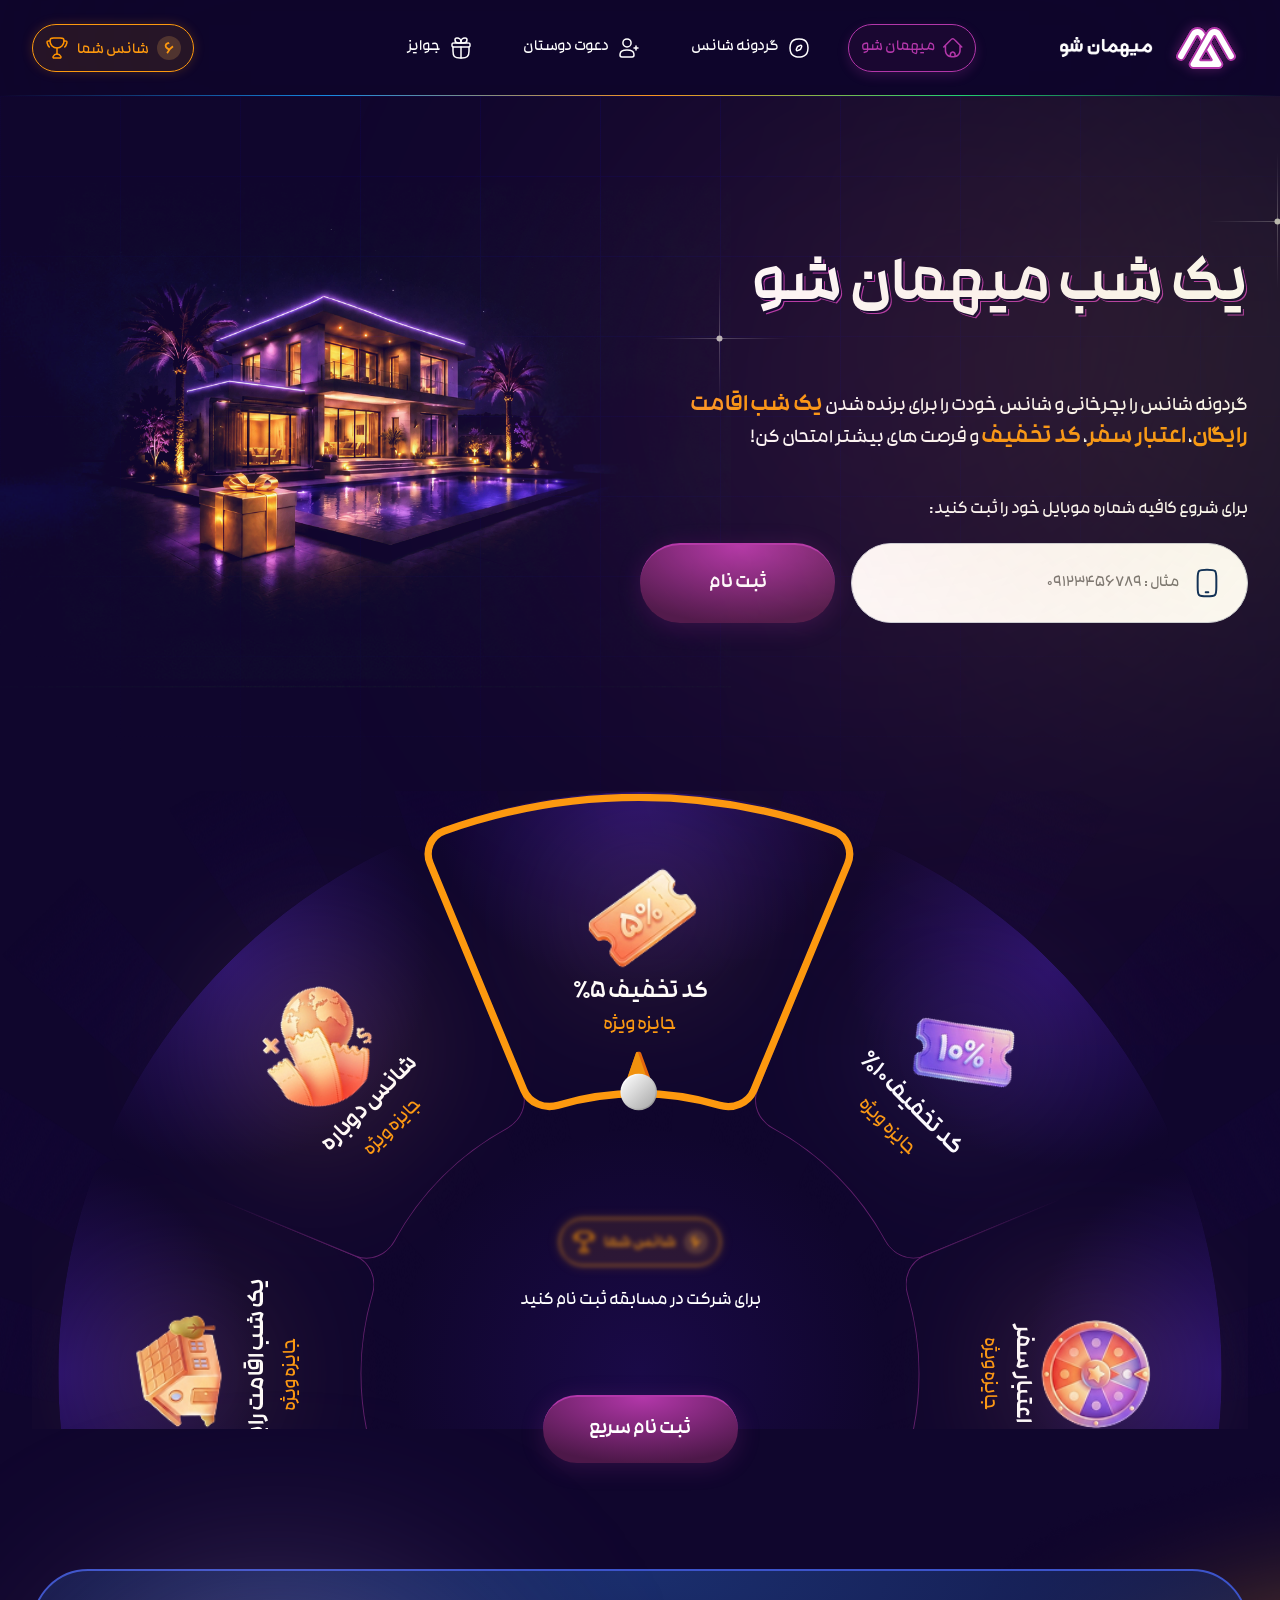
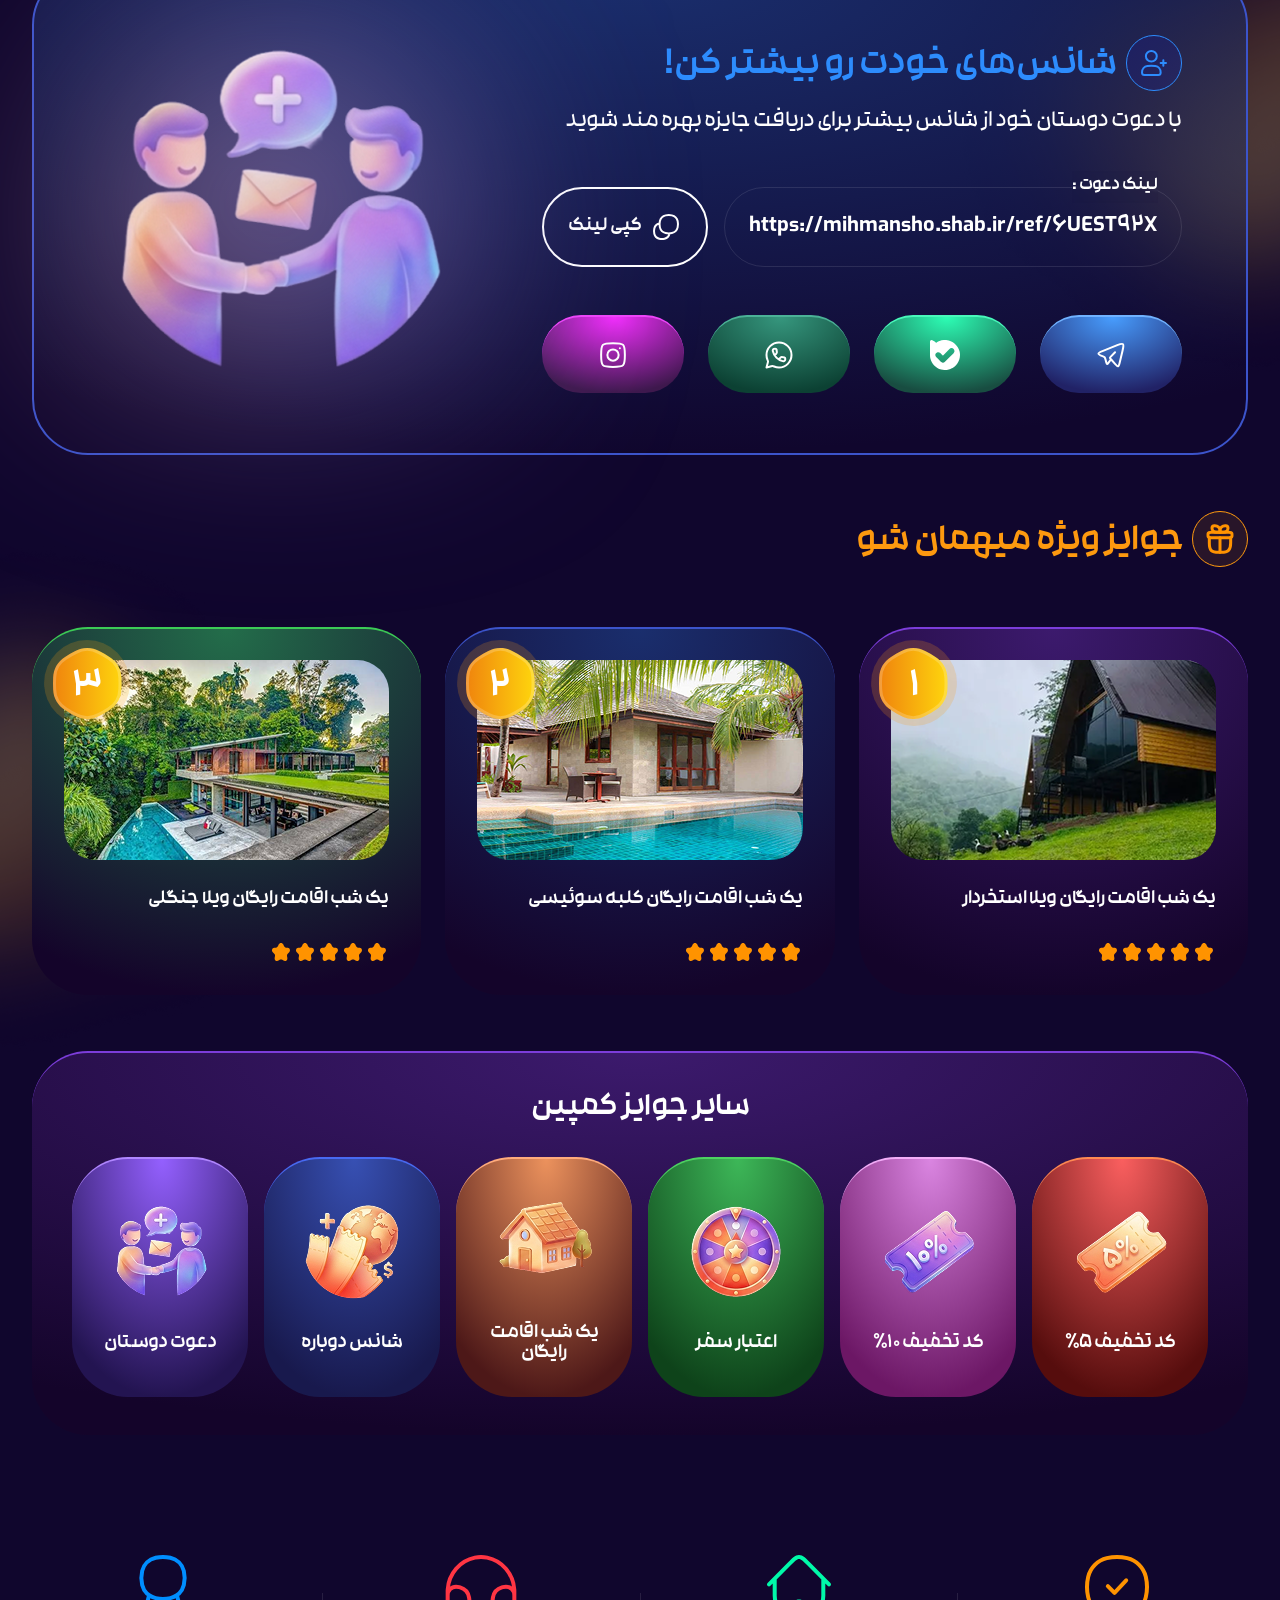
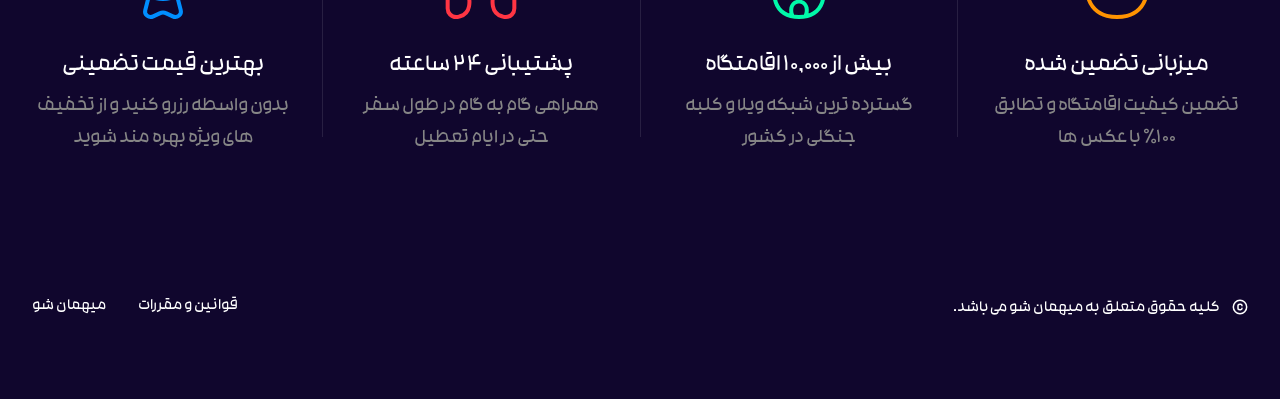
<file: index.html>
<html lang="fa" dir="rtl">
    <head>
        <meta charset="UTF-8">
        <meta name="viewport" content="width=device-width, initial-scale=1.0">
        <title>کمپین یک شب میهمان شو</title>
        <link rel="stylesheet" href="./assets/css/style.css">
        <link rel="stylesheet" href="./assets/css/font.css">
        <link rel="stylesheet" href="./assets/css/responsive.css">
        <link rel="stylesheet" href="./assets/css/otp.css">
        <link rel="stylesheet" href="./assets/css/win.css">
    </head>
    <body id="landing-page">
        <header class="main-header">
            <div class="header-container container">
                <div class="header-right">
                    <div class="logo-area">
                        <svg width="84" height="66" viewBox="0 0 84 66"
                            fill="none" xmlns="http://www.w3.org/2000/svg">
                            <g filter="url(#filter0_d_2071_9640)">
                                <path
                                    d="M41.9429 53H55.0104C56.5147 52.9316 57.6467 51.9592 58.095 50.9411C58.5736 49.8699 58.642 49.3153 58.2849 47.963C58.2773 47.9326 58.2697 47.9098 58.2545 47.8794L40.735 17.3001C39.4662 15.1197 36.7387 13 33.4719 13C30.3266 13 27.5991 14.9373 26.2696 17.1785L13.4528 39.3704C13.4452 39.378 13.4452 39.3856 13.4376 39.3932C12.4195 41.5052 13.316 43.4729 14.7747 44.3998C16.2866 45.3647 18.8925 45.3647 20.1005 43.4957L32.8109 21.3495C32.9932 21.0456 33.1148 20.924 33.4795 20.924C33.7226 20.924 33.8441 21.0456 34.0265 21.3495L47.7094 44.7493C47.8385 44.9696 47.679 45.2507 47.4207 45.2507H41.9505"
                                    fill="white" />
                                <path
                                    d="M41.9429 53H55.0104C56.5147 52.9316 57.6467 51.9592 58.095 50.9411C58.5736 49.8699 58.642 49.3153 58.2849 47.963C58.2773 47.9326 58.2697 47.9098 58.2545 47.8794L40.735 17.3001C39.4662 15.1197 36.7387 13 33.4719 13C30.3266 13 27.5991 14.9373 26.2696 17.1785L13.4528 39.3704C13.4452 39.378 13.4452 39.3856 13.4376 39.3932C12.4195 41.5052 13.316 43.4729 14.7747 44.3998C16.2866 45.3647 18.8925 45.3647 20.1005 43.4957L32.8109 21.3495C32.9932 21.0456 33.1148 20.924 33.4795 20.924C33.7226 20.924 33.8441 21.0456 34.0265 21.3495L47.7094 44.7493C47.8385 44.9696 47.679 45.2507 47.4207 45.2507H41.9505"
                                    stroke="#B337AA" stroke-width="2"
                                    stroke-miterlimit="10" />
                                <path
                                    d="M42.0186 53H28.9511C27.4468 52.9316 26.3148 51.9592 25.8665 50.9411C25.3879 49.8699 25.3195 49.3153 25.6766 47.963C25.6842 47.9326 25.6918 47.9098 25.707 47.8794L43.2341 17.3001C44.5029 15.1197 47.2228 13 50.4896 13C53.6349 13 56.3624 14.9373 57.6919 17.1785L70.5163 39.378C70.5239 39.3856 70.5239 39.3932 70.5315 39.4008C71.5496 41.5128 70.6531 43.4805 69.1944 44.4074C67.6825 45.3723 65.0766 45.3723 63.8686 43.5033L51.1582 21.3495C50.9759 21.0456 50.8543 20.924 50.4896 20.924C50.2465 20.924 50.125 21.0456 49.9426 21.3495L36.2597 44.7493C36.1306 44.9696 36.2901 45.2507 36.5484 45.2507H42.0186"
                                    fill="white" />
                                <path
                                    d="M42.0186 53H28.9511C27.4468 52.9316 26.3148 51.9592 25.8665 50.9411C25.3879 49.8699 25.3195 49.3153 25.6766 47.963C25.6842 47.9326 25.6918 47.9098 25.707 47.8794L43.2341 17.3001C44.5029 15.1197 47.2228 13 50.4896 13C53.6349 13 56.3624 14.9373 57.6919 17.1785L70.5163 39.378C70.5239 39.3856 70.5239 39.3932 70.5315 39.4008C71.5496 41.5128 70.6531 43.4805 69.1944 44.4074C67.6825 45.3723 65.0766 45.3723 63.8686 43.5033L51.1582 21.3495C50.9759 21.0456 50.8543 20.924 50.4896 20.924C50.2465 20.924 50.125 21.0456 49.9426 21.3495L36.2597 44.7493C36.1306 44.9696 36.2901 45.2507 36.5484 45.2507H42.0186"
                                    stroke="#B337AA" stroke-width="2"
                                    stroke-miterlimit="10" />
                            </g>
                            <defs>
                                <filter id="filter0_d_2071_9640" x="0" y="0"
                                    width="83.969" height="66"
                                    filterUnits="userSpaceOnUse"
                                    color-interpolation-filters="sRGB">
                                    <feflood flood-opacity="0"
                                        result="BackgroundImageFix" />
                                    <fecolormatrix in="SourceAlpha"
                                        type="matrix"
                                        values="0 0 0 0 0 0 0 0 0 0 0 0 0 0 0 0 0 0 127 0"
                                        result="hardAlpha" />
                                    <feoffset />
                                    <fegaussianblur stdDeviation="6" />
                                    <fecomposite in2="hardAlpha"
                                        operator="out" />
                                    <fecolormatrix type="matrix"
                                        values="0 0 0 0 0.701961 0 0 0 0 0.215686 0 0 0 0 0.666667 0 0 0 0.4 0" />
                                    <feblend mode="normal"
                                        in2="BackgroundImageFix"
                                        result="effect1_dropShadow_2071_9640" />
                                    <feblend mode="normal" in="SourceGraphic"
                                        in2="effect1_dropShadow_2071_9640"
                                        result="shape" />
                                </filter>
                            </defs>
                        </svg>
                        <img class="logo-typo"
                            src="./assets/images/mihmansho_typoGraphi.png"
                            alt="logo">
                    </div>
                    <nav class="main-nav">
                        <a href="https://www.mihmansho.com/" class="nav-item">
                            <svg width="20" height="20" viewBox="0 0 20 20"
                                fill="currentColor"
                                xmlns="http://www.w3.org/2000/svg">
                                <path
                                    d="M17.79 7.46903C17.79 7.05482 17.4542 6.71903 17.04 6.71903C16.6258 6.71903 16.29 7.05482 16.29 7.46903H17.04H17.79ZM3.20999 7.46903C3.20999 7.05482 2.87421 6.71903 2.45999 6.71903C2.04578 6.71903 1.70999 7.05482 1.70999 7.46903H2.45999H3.20999ZM12.2632 18.4571L12.0908 17.7272V17.7272L12.2632 18.4571ZM7.23673 18.4571L7.40916 17.7272V17.7272L7.23673 18.4571ZM12.5784 2.76423L12.0462 3.29267V3.29267L12.5784 2.76423ZM18.2178 9.50815C18.5096 9.80208 18.9845 9.80376 19.2784 9.51191C19.5724 9.22006 19.5741 8.74518 19.2822 8.45126L18.75 8.9797L18.2178 9.50815ZM6.92157 2.76423L7.45378 3.29267V3.29267L6.92157 2.76423ZM0.217794 8.45126C-0.0740597 8.74518 -0.0723766 9.22006 0.221553 9.51191C0.515482 9.80376 0.990353 9.80208 1.28221 9.50815L0.75 8.9797L0.217794 8.45126ZM7.46842 16.0703L6.7313 15.9319L6.7313 15.9319L7.46842 16.0703ZM7.48776 15.9673L8.22489 16.1056L8.22489 16.1056L7.48776 15.9673ZM12.0122 15.9673L11.2751 16.1056V16.1056L12.0122 15.9673ZM12.0316 16.0703L12.7687 15.9319V15.9319L12.0316 16.0703ZM11.7418 18.3019L11.0646 17.9796V17.9796L11.7418 18.3019ZM10.9478 18.225C10.7698 18.599 10.9287 19.0465 11.3027 19.2245C11.6767 19.4025 12.1242 19.2436 12.3022 18.8696L11.625 18.5473L10.9478 18.225ZM7.75822 18.3019L7.081 18.6242L7.081 18.6242L7.75822 18.3019ZM7.19778 18.8696C7.37577 19.2436 7.82327 19.4025 8.19729 19.2245C8.57131 19.0465 8.73022 18.599 8.55222 18.225L7.875 18.5473L7.19778 18.8696ZM9.11106 14.1926L8.91053 13.4699H8.91053L9.11106 14.1926ZM10.3889 14.1926L10.5895 13.4699H10.5895L10.3889 14.1926ZM17.04 7.46903H16.29V12.3874H17.04H17.79V7.46903H17.04ZM2.45999 12.3874H3.20999V7.46903H2.45999H1.70999V12.3874H2.45999ZM12.2632 18.4571L12.0908 17.7272C10.5511 18.0909 8.94884 18.0909 7.40916 17.7272L7.23673 18.4571L7.0643 19.187C8.83076 19.6043 10.6692 19.6043 12.4357 19.187L12.2632 18.4571ZM7.23673 18.4571L7.40916 17.7272C4.9526 17.1469 3.20999 14.9377 3.20999 12.3874H2.45999H1.70999C1.70999 15.6265 3.92421 18.4452 7.0643 19.187L7.23673 18.4571ZM12.2632 18.4571L12.4357 19.187C15.5758 18.4452 17.79 15.6265 17.79 12.3874H17.04H16.29C16.29 14.9377 14.5474 17.1469 12.0908 17.7272L12.2632 18.4571ZM12.5784 2.76423L12.0462 3.29267L18.2178 9.50815L18.75 8.9797L19.2822 8.45126L13.1106 2.23578L12.5784 2.76423ZM6.92157 2.76423L6.38937 2.23578L0.217794 8.45126L0.75 8.9797L1.28221 9.50815L7.45378 3.29267L6.92157 2.76423ZM12.5784 2.76423L13.1106 2.23578C12.4589 1.57945 11.9181 1.03246 11.4318 0.658851C10.9285 0.272114 10.3958 0 9.75 0V0.75V1.5C9.93265 1.5 10.1474 1.56359 10.5179 1.84826C10.9055 2.14606 11.3646 2.60618 12.0462 3.29267L12.5784 2.76423ZM6.92157 2.76423L7.45378 3.29267C8.13542 2.60618 8.59454 2.14606 8.9821 1.84826C9.35257 1.56359 9.56734 1.5 9.75 1.5V0.75V0C9.10423 0 8.57145 0.272114 8.06815 0.658851C7.58194 1.03246 7.04106 1.57945 6.38937 2.23578L6.92157 2.76423ZM7.46842 16.0703L8.20555 16.2087L8.22489 16.1056L7.48776 15.9673L6.75064 15.8289L6.7313 15.9319L7.46842 16.0703ZM12.0122 15.9673L11.2751 16.1056L11.2945 16.2087L12.0316 16.0703L12.7687 15.9319L12.7494 15.8289L12.0122 15.9673ZM11.7418 18.3019L11.0646 17.9796L10.9478 18.225L11.625 18.5473L12.3022 18.8696L12.419 18.6242L11.7418 18.3019ZM7.75822 18.3019L7.081 18.6242L7.19778 18.8696L7.875 18.5473L8.55222 18.225L8.43545 17.9796L7.75822 18.3019ZM12.0316 16.0703L11.2945 16.2087C11.4071 16.8088 11.3264 17.4293 11.0646 17.9796L11.7418 18.3019L12.419 18.6242C12.8175 17.7869 12.9399 16.8437 12.7687 15.9319L12.0316 16.0703ZM7.46842 16.0703L6.7313 15.9319C6.56015 16.8437 6.68254 17.7869 7.081 18.6242L7.75822 18.3019L8.43545 17.9796C8.17358 17.4293 8.0929 16.8088 8.20555 16.2087L7.46842 16.0703ZM9.11106 14.1926L9.31158 14.9152C9.59855 14.8356 9.90145 14.8356 10.1884 14.9152L10.3889 14.1926L10.5895 13.4699C10.0401 13.3174 9.45991 13.3174 8.91053 13.4699L9.11106 14.1926ZM12.0122 15.9673L12.7494 15.8289C12.5365 14.6949 11.7004 13.7781 10.5895 13.4699L10.3889 14.1926L10.1884 14.9152C10.7435 15.0693 11.167 15.5294 11.2751 16.1056L12.0122 15.9673ZM7.48776 15.9673L8.22489 16.1056C8.33304 15.5294 8.75647 15.0693 9.31158 14.9152L9.11106 14.1926L8.91053 13.4699C7.79959 13.7781 6.96349 14.6949 6.75064 15.8289L7.48776 15.9673Z"
                                    fill="currentColor" />
                            </svg>
                            <span>
                                میهمان شو
                            </span>
                        </a>
                        <a href="#wheel" class="nav-item">
                            <svg width="24" height="24" viewBox="0 0 24 24"
                                fill="none" stroke="currentColor"
                                xmlns="http://www.w3.org/2000/svg">
                                <path
                                    d="M3.35288 8.95043C4.00437 6.17301 6.17301 4.00437 8.95043 3.35288C10.9563 2.88237 13.0437 2.88237 15.0496 3.35288C17.827 4.00437 19.9956 6.17301 20.6471 8.95044C21.1176 10.9563 21.1176 13.0437 20.6471 15.0496C19.9956 17.827 17.827 19.9956 15.0496 20.6471C13.0437 21.1176 10.9563 21.1176 8.95044 20.6471C6.17301 19.9956 4.00437 17.827 3.35288 15.0496C2.88237 13.0437 2.88237 10.9563 3.35288 8.95043Z"
                                    stroke="currentColor" stroke-width="1.5" />
                                <path
                                    d="M10.1822 11.2959C10.3855 10.7877 10.7881 10.385 11.2964 10.1817L13.3341 9.3666C14.1504 9.04008 14.9605 9.85016 14.6339 10.6665L13.8188 12.7042C13.6156 13.2124 13.2129 13.6151 12.7047 13.8184L10.667 14.6334C9.85065 14.96 9.04057 14.1499 9.36709 13.3336L10.1822 11.2959Z"
                                    stroke="currentColor" stroke-width="1.5"
                                    stroke-linecap="round"
                                    stroke-linejoin="round" />
                            </svg>
                            <span>
                                گردونه شانس
                            </span>
                        </a>
                        <a href="#referral" class="nav-item">
                            <svg width="24" height="24" viewBox="0 0 24 24"
                                fill="none" stroke="currentColor"
                                xmlns="http://www.w3.org/2000/svg">
                                <path d="M21 12H17M19 14L19 10"
                                    stroke="currentColor" stroke-width="1.5"
                                    stroke-linecap="round" />
                                <path
                                    d="M3 19.1115C3 16.6984 4.69732 14.643 7.00404 14.2627L7.21182 14.2284C9.05892 13.9239 10.9411 13.9239 12.7882 14.2284L12.996 14.2627C15.3027 14.643 17 16.6984 17 19.1115C17 20.1545 16.1815 21 15.1719 21H4.82813C3.81848 21 3 20.1545 3 19.1115Z"
                                    stroke="currentColor" stroke-width="1.5" />
                                <path
                                    d="M14.0834 6.9375C14.0834 9.11212 12.2552 10.875 10 10.875C7.74486 10.875 5.91669 9.11212 5.91669 6.9375C5.91669 4.76288 7.74486 3 10 3C12.2552 3 14.0834 4.76288 14.0834 6.9375Z"
                                    stroke="currentColor" stroke-width="1.5" />
                            </svg>

                            <span>
                                دعوت دوستان
                            </span>
                        </a>
                        <a href="#prizes" class="nav-item">
                            <svg width="24" height="24" viewBox="0 0 24 24"
                                fill="none" stroke="currentColor"
                                xmlns="http://www.w3.org/2000/svg">
                                <path
                                    d="M4 11V15C4 18.2998 4.34743 19.4749 5.37256 20.5C6.39768 21.5251 7.70017 22 11 22H13C16.2998 22 17.3474 21.5251 18.3726 20.5C19.3977 19.4749 20 18.2998 20 15V11"
                                    stroke="currentColor" stroke-width="1.5"
                                    stroke-linecap="round"
                                    stroke-linejoin="round" />
                                <path
                                    d="M3 9C3 8.25231 3 7.87846 3.20096 7.6C3.33261 7.41758 3.52197 7.26609 3.75 7.16077C4.09808 7 4.56538 7 5.5 7H18.5C19.4346 7 19.9019 7 20.25 7.16077C20.478 7.26609 20.6674 7.41758 20.799 7.6C21 7.87846 21 8.25231 21 9C21 9.74769 21 10.1215 20.799 10.4C20.6674 10.5824 20.478 10.7339 20.25 10.8392C19.9019 11 19.4346 11 18.5 11H5.5C4.56538 11 4.09808 11 3.75 10.8392C3.52197 10.7339 3.33261 10.5824 3.20096 10.4C3 10.1215 3 9.74769 3 9Z"
                                    stroke="currentColor" stroke-width="1.5"
                                    stroke-linejoin="round" />
                                <path
                                    d="M6 3.78571C6 2.79949 6.79949 2 7.78571 2H8.14286C10.2731 2 12 3.7269 12 5.85714V7H9.21429C7.43908 7 6 5.56091 6 3.78571Z"
                                    stroke="currentColor" stroke-width="1.5"
                                    stroke-linejoin="round" />
                                <path
                                    d="M18 3.78571C18 2.79949 17.2005 2 16.2143 2H15.8571C13.7269 2 12 3.7269 12 5.85714V7H14.7857C16.5609 7 18 5.56091 18 3.78571Z"
                                    stroke="currentColor" stroke-width="1.5"
                                    stroke-linejoin="round" />
                                <path d="M12 11L12 22" stroke="currentColor"
                                    stroke-width="1.5" stroke-linecap="round"
                                    stroke-linejoin="round" />
                            </svg>
                            <span>
                                جوایز
                            </span>
                        </a>
                    </nav>
                </div>
                <div class="header-actions">
                    <div class="btn-chance">
                        <!-- backend: add real number (just english number!  0 - 6 ) -->
                        <div class="chance">
                            <span id="chance-count">6</span>
                        </div>
                        <span>شانس شما</span>
                        <svg width="24" height="24" viewBox="0 0 24 24"
                            fill="none" xmlns="http://www.w3.org/2000/svg">
                            <path d="M12 12V18" stroke="#FD990F"
                                style="stroke:#FD990F;stroke:color(display-p3 0.9904 0.6015 0.0571);stroke-opacity:1;"
                                stroke-width="1.5" stroke-linecap="round" />
                            <path
                                d="M12 18C10.3264 18 8.86971 19.012 8.11766 20.505C7.75846 21.218 8.27389 22 8.95877 22H15.0412C15.7261 22 16.2415 21.218 15.8823 20.505C15.1303 19.012 13.6736 18 12 18Z"
                                stroke="#FD990F"
                                style="stroke:#FD990F;stroke:color(display-p3 0.9904 0.6015 0.0571);stroke-opacity:1;"
                                stroke-width="1.5" stroke-linecap="round" />
                            <path
                                d="M5 5H3.98471C2.99819 5 2.50493 5 2.20017 5.37053C1.89541 5.74106 1.98478 6.15597 2.16352 6.9858C2.50494 8.57086 3.24548 9.9634 4.2489 11"
                                stroke="#FD990F"
                                style="stroke:#FD990F;stroke:color(display-p3 0.9904 0.6015 0.0571);stroke-opacity:1;"
                                stroke-width="1.5" stroke-linecap="round" />
                            <path
                                d="M19 5H20.0153C21.0018 5 21.4951 5 21.7998 5.37053C22.1046 5.74106 22.0152 6.15597 21.8365 6.9858C21.4951 8.57086 20.7545 9.9634 19.7511 11"
                                stroke="#FD990F"
                                style="stroke:#FD990F;stroke:color(display-p3 0.9904 0.6015 0.0571);stroke-opacity:1;"
                                stroke-width="1.5" stroke-linecap="round" />
                            <path
                                d="M12 12C15.866 12 19 8.8831 19 5.03821C19 4.93739 18.9978 4.83707 18.9936 4.73729C18.9509 3.73806 18.9295 3.23845 18.2523 2.61922C17.5751 2 16.8247 2 15.324 2H8.67596C7.17526 2 6.42492 2 5.74772 2.61922C5.07051 3.23844 5.04915 3.73806 5.00642 4.73729C5.00215 4.83707 5 4.93739 5 5.03821C5 8.8831 8.13401 12 12 12Z"
                                stroke="#FD990F"
                                style="stroke:#FD990F;stroke:color(display-p3 0.9904 0.6015 0.0571);stroke-opacity:1;"
                                stroke-width="1.5" stroke-linecap="round" />
                        </svg>

                    </div>
                </div>
            </div>
            <div class="header-border"></div>
        </header>
        <header class="mobile-header">
            <nav class="mobile-nav">
                <a href="https://www.mihmansho.com/" class="nav-item">
                    <svg width="20" height="20" viewBox="0 0 20 20"
                        fill="currentColor" xmlns="http://www.w3.org/2000/svg">
                        <path
                            d="M17.79 7.46903C17.79 7.05482 17.4542 6.71903 17.04 6.71903C16.6258 6.71903 16.29 7.05482 16.29 7.46903H17.04H17.79ZM3.20999 7.46903C3.20999 7.05482 2.87421 6.71903 2.45999 6.71903C2.04578 6.71903 1.70999 7.05482 1.70999 7.46903H2.45999H3.20999ZM12.2632 18.4571L12.0908 17.7272V17.7272L12.2632 18.4571ZM7.23673 18.4571L7.40916 17.7272V17.7272L7.23673 18.4571ZM12.5784 2.76423L12.0462 3.29267V3.29267L12.5784 2.76423ZM18.2178 9.50815C18.5096 9.80208 18.9845 9.80376 19.2784 9.51191C19.5724 9.22006 19.5741 8.74518 19.2822 8.45126L18.75 8.9797L18.2178 9.50815ZM6.92157 2.76423L7.45378 3.29267V3.29267L6.92157 2.76423ZM0.217794 8.45126C-0.0740597 8.74518 -0.0723766 9.22006 0.221553 9.51191C0.515482 9.80376 0.990353 9.80208 1.28221 9.50815L0.75 8.9797L0.217794 8.45126ZM7.46842 16.0703L6.7313 15.9319L6.7313 15.9319L7.46842 16.0703ZM7.48776 15.9673L8.22489 16.1056L8.22489 16.1056L7.48776 15.9673ZM12.0122 15.9673L11.2751 16.1056V16.1056L12.0122 15.9673ZM12.0316 16.0703L12.7687 15.9319V15.9319L12.0316 16.0703ZM11.7418 18.3019L11.0646 17.9796V17.9796L11.7418 18.3019ZM10.9478 18.225C10.7698 18.599 10.9287 19.0465 11.3027 19.2245C11.6767 19.4025 12.1242 19.2436 12.3022 18.8696L11.625 18.5473L10.9478 18.225ZM7.75822 18.3019L7.081 18.6242L7.081 18.6242L7.75822 18.3019ZM7.19778 18.8696C7.37577 19.2436 7.82327 19.4025 8.19729 19.2245C8.57131 19.0465 8.73022 18.599 8.55222 18.225L7.875 18.5473L7.19778 18.8696ZM9.11106 14.1926L8.91053 13.4699H8.91053L9.11106 14.1926ZM10.3889 14.1926L10.5895 13.4699H10.5895L10.3889 14.1926ZM17.04 7.46903H16.29V12.3874H17.04H17.79V7.46903H17.04ZM2.45999 12.3874H3.20999V7.46903H2.45999H1.70999V12.3874H2.45999ZM12.2632 18.4571L12.0908 17.7272C10.5511 18.0909 8.94884 18.0909 7.40916 17.7272L7.23673 18.4571L7.0643 19.187C8.83076 19.6043 10.6692 19.6043 12.4357 19.187L12.2632 18.4571ZM7.23673 18.4571L7.40916 17.7272C4.9526 17.1469 3.20999 14.9377 3.20999 12.3874H2.45999H1.70999C1.70999 15.6265 3.92421 18.4452 7.0643 19.187L7.23673 18.4571ZM12.2632 18.4571L12.4357 19.187C15.5758 18.4452 17.79 15.6265 17.79 12.3874H17.04H16.29C16.29 14.9377 14.5474 17.1469 12.0908 17.7272L12.2632 18.4571ZM12.5784 2.76423L12.0462 3.29267L18.2178 9.50815L18.75 8.9797L19.2822 8.45126L13.1106 2.23578L12.5784 2.76423ZM6.92157 2.76423L6.38937 2.23578L0.217794 8.45126L0.75 8.9797L1.28221 9.50815L7.45378 3.29267L6.92157 2.76423ZM12.5784 2.76423L13.1106 2.23578C12.4589 1.57945 11.9181 1.03246 11.4318 0.658851C10.9285 0.272114 10.3958 0 9.75 0V0.75V1.5C9.93265 1.5 10.1474 1.56359 10.5179 1.84826C10.9055 2.14606 11.3646 2.60618 12.0462 3.29267L12.5784 2.76423ZM6.92157 2.76423L7.45378 3.29267C8.13542 2.60618 8.59454 2.14606 8.9821 1.84826C9.35257 1.56359 9.56734 1.5 9.75 1.5V0.75V0C9.10423 0 8.57145 0.272114 8.06815 0.658851C7.58194 1.03246 7.04106 1.57945 6.38937 2.23578L6.92157 2.76423ZM7.46842 16.0703L8.20555 16.2087L8.22489 16.1056L7.48776 15.9673L6.75064 15.8289L6.7313 15.9319L7.46842 16.0703ZM12.0122 15.9673L11.2751 16.1056L11.2945 16.2087L12.0316 16.0703L12.7687 15.9319L12.7494 15.8289L12.0122 15.9673ZM11.7418 18.3019L11.0646 17.9796L10.9478 18.225L11.625 18.5473L12.3022 18.8696L12.419 18.6242L11.7418 18.3019ZM7.75822 18.3019L7.081 18.6242L7.19778 18.8696L7.875 18.5473L8.55222 18.225L8.43545 17.9796L7.75822 18.3019ZM12.0316 16.0703L11.2945 16.2087C11.4071 16.8088 11.3264 17.4293 11.0646 17.9796L11.7418 18.3019L12.419 18.6242C12.8175 17.7869 12.9399 16.8437 12.7687 15.9319L12.0316 16.0703ZM7.46842 16.0703L6.7313 15.9319C6.56015 16.8437 6.68254 17.7869 7.081 18.6242L7.75822 18.3019L8.43545 17.9796C8.17358 17.4293 8.0929 16.8088 8.20555 16.2087L7.46842 16.0703ZM9.11106 14.1926L9.31158 14.9152C9.59855 14.8356 9.90145 14.8356 10.1884 14.9152L10.3889 14.1926L10.5895 13.4699C10.0401 13.3174 9.45991 13.3174 8.91053 13.4699L9.11106 14.1926ZM12.0122 15.9673L12.7494 15.8289C12.5365 14.6949 11.7004 13.7781 10.5895 13.4699L10.3889 14.1926L10.1884 14.9152C10.7435 15.0693 11.167 15.5294 11.2751 16.1056L12.0122 15.9673ZM7.48776 15.9673L8.22489 16.1056C8.33304 15.5294 8.75647 15.0693 9.31158 14.9152L9.11106 14.1926L8.91053 13.4699C7.79959 13.7781 6.96349 14.6949 6.75064 15.8289L7.48776 15.9673Z"
                            fill="currentColor" />
                    </svg>

                    <span>
                        میهمان شو
                    </span>
                </a>
                <a href="#wheel" class="nav-item">
                    <svg width="24" height="24" viewBox="0 0 24 24" fill="none"
                        stroke="currentColor"
                        xmlns="http://www.w3.org/2000/svg">
                        <path
                            d="M3.35288 8.95043C4.00437 6.17301 6.17301 4.00437 8.95043 3.35288C10.9563 2.88237 13.0437 2.88237 15.0496 3.35288C17.827 4.00437 19.9956 6.17301 20.6471 8.95044C21.1176 10.9563 21.1176 13.0437 20.6471 15.0496C19.9956 17.827 17.827 19.9956 15.0496 20.6471C13.0437 21.1176 10.9563 21.1176 8.95044 20.6471C6.17301 19.9956 4.00437 17.827 3.35288 15.0496C2.88237 13.0437 2.88237 10.9563 3.35288 8.95043Z"
                            stroke="currentColor" stroke-width="1.5" />
                        <path
                            d="M10.1822 11.2959C10.3855 10.7877 10.7881 10.385 11.2964 10.1817L13.3341 9.3666C14.1504 9.04008 14.9605 9.85016 14.6339 10.6665L13.8188 12.7042C13.6156 13.2124 13.2129 13.6151 12.7047 13.8184L10.667 14.6334C9.85065 14.96 9.04057 14.1499 9.36709 13.3336L10.1822 11.2959Z"
                            stroke="currentColor" stroke-width="1.5"
                            stroke-linecap="round" stroke-linejoin="round" />
                    </svg>

                    <span>
                        گردونه شانس
                    </span>
                </a>
                <a href="#referral" class="nav-item">
                    <svg width="24" height="24" viewBox="0 0 24 24" fill="none"
                        stroke="currentColor"
                        xmlns="http://www.w3.org/2000/svg">
                        <path d="M21 12H17M19 14L19 10" stroke="currentColor"
                            stroke-width="1.5" stroke-linecap="round" />
                        <path
                            d="M3 19.1115C3 16.6984 4.69732 14.643 7.00404 14.2627L7.21182 14.2284C9.05892 13.9239 10.9411 13.9239 12.7882 14.2284L12.996 14.2627C15.3027 14.643 17 16.6984 17 19.1115C17 20.1545 16.1815 21 15.1719 21H4.82813C3.81848 21 3 20.1545 3 19.1115Z"
                            stroke="currentColor" stroke-width="1.5" />
                        <path
                            d="M14.0834 6.9375C14.0834 9.11212 12.2552 10.875 10 10.875C7.74486 10.875 5.91669 9.11212 5.91669 6.9375C5.91669 4.76288 7.74486 3 10 3C12.2552 3 14.0834 4.76288 14.0834 6.9375Z"
                            stroke="currentColor" stroke-width="1.5" />
                    </svg>

                    <span>
                        دعوت دوستان
                    </span>
                </a>
                <a href="#prizes" class="nav-item">
                    <svg width="24" height="24" viewBox="0 0 24 24" fill="none"
                        stroke="currentColor"
                        xmlns="http://www.w3.org/2000/svg">
                        <path
                            d="M4 11V15C4 18.2998 4.34743 19.4749 5.37256 20.5C6.39768 21.5251 7.70017 22 11 22H13C16.2998 22 17.3474 21.5251 18.3726 20.5C19.3977 19.4749 20 18.2998 20 15V11"
                            stroke="currentColor" stroke-width="1.5"
                            stroke-linecap="round" stroke-linejoin="round" />
                        <path
                            d="M3 9C3 8.25231 3 7.87846 3.20096 7.6C3.33261 7.41758 3.52197 7.26609 3.75 7.16077C4.09808 7 4.56538 7 5.5 7H18.5C19.4346 7 19.9019 7 20.25 7.16077C20.478 7.26609 20.6674 7.41758 20.799 7.6C21 7.87846 21 8.25231 21 9C21 9.74769 21 10.1215 20.799 10.4C20.6674 10.5824 20.478 10.7339 20.25 10.8392C19.9019 11 19.4346 11 18.5 11H5.5C4.56538 11 4.09808 11 3.75 10.8392C3.52197 10.7339 3.33261 10.5824 3.20096 10.4C3 10.1215 3 9.74769 3 9Z"
                            stroke="currentColor" stroke-width="1.5"
                            stroke-linejoin="round" />
                        <path
                            d="M6 3.78571C6 2.79949 6.79949 2 7.78571 2H8.14286C10.2731 2 12 3.7269 12 5.85714V7H9.21429C7.43908 7 6 5.56091 6 3.78571Z"
                            stroke="currentColor" stroke-width="1.5"
                            stroke-linejoin="round" />
                        <path
                            d="M18 3.78571C18 2.79949 17.2005 2 16.2143 2H15.8571C13.7269 2 12 3.7269 12 5.85714V7H14.7857C16.5609 7 18 5.56091 18 3.78571Z"
                            stroke="currentColor" stroke-width="1.5"
                            stroke-linejoin="round" />
                        <path d="M12 11L12 22" stroke="currentColor"
                            stroke-width="1.5" stroke-linecap="round"
                            stroke-linejoin="round" />
                    </svg>
                    <span>
                        جوایز
                    </span>
                </a>
            </nav>
        </header>
        <main class="main">
            <!-- backend: hero-login class add after login -->
            <section id="hero" class="hero">
                <div class="et">
                    <img loading="lazy" src="./assets/icons/et.svg" />
                </div>
                <article class="hero-container container">
                    <div class="hero-content">
                        <div class="title-box">
                            <img loading="lazy" src="./assets/icons/etplus.svg"
                                class="etplue etplue-t" />

                            <h1 class="hero-title">یک شب میهمان شو</h1>
                            <img loading="lazy" src="./assets/icons/etplus.svg"
                                class="etplue etplue-b" />

                        </div>
                        <p class="hero-subtitle">گردونه شانس را بچرخانی و شانس
                            خودت
                            را برای برنده شدن <strong>یک شب اقامت
                                رایگان</strong>،
                            <strong>اعتبار سفر</strong>، <strong>کد
                                تخفیف</strong> و
                            فرصت های بیشتر امتحان کن!</p>
                        <!-- backend : change this after login -->
                        <!-- not login -->
                        <p class="hero-note">برای شروع کافیه شماره موبایل خود را
                            ثبت کنید:</p>

                        <form class="auth-box" id="authForm">
                            <label for="phone" class="phone-input">
                                <svg width="32" height="32" viewBox="0 0 32 32"
                                    fill="none"
                                    xmlns="http://www.w3.org/2000/svg">
                                    <path
                                        d="M6.66699 11.9998C6.66699 7.60006 6.66699 5.40017 8.03383 4.03334C9.40066 2.6665 11.6005 2.6665 16.0003 2.6665C20.4001 2.6665 22.6 2.6665 23.9668 4.03334C25.3337 5.40017 25.3337 7.60006 25.3337 11.9998V19.9998C25.3337 24.3996 25.3337 26.5995 23.9668 27.9663C22.6 29.3332 20.4001 29.3332 16.0003 29.3332C11.6005 29.3332 9.40066 29.3332 8.03383 27.9663C6.66699 26.5995 6.66699 24.3996 6.66699 19.9998V11.9998Z"
                                        stroke="#042656"
                                        style="stroke:#042656;stroke:color(display-p3 0.0157 0.1490 0.3373);stroke-opacity:1;"
                                        stroke-width="2"
                                        stroke-linecap="round" />
                                    <path d="M14.667 25.3335H17.3337"
                                        stroke="#042656"
                                        style="stroke:#042656;stroke:color(display-p3 0.0157 0.1490 0.3373);stroke-opacity:1;"
                                        stroke-width="2" stroke-linecap="round"
                                        stroke-linejoin="round" />
                                </svg>

                                <input
                                    class="phone-input-input"
                                    id="phone"
                                    name="phone"
                                    type="text"
                                    inputmode="numeric"
                                    placeholder="مثال : 09123456789"
                                    value>
                            </label>
                            <button class="btn-submit" type="submit">ثبت
                                نام</button>
                        </form>
                        <!-- login -->
                        <!-- <a  href="#wheel" class="btn-submit">
                            <svg width="24" height="24" viewBox="0 0 24 24" fill="none" stroke="currentColor" xmlns="http://www.w3.org/2000/svg">
<path d="M3.35288 8.95043C4.00437 6.17301 6.17301 4.00437 8.95043 3.35288C10.9563 2.88237 13.0437 2.88237 15.0496 3.35288C17.827 4.00437 19.9956 6.17301 20.6471 8.95044C21.1176 10.9563 21.1176 13.0437 20.6471 15.0496C19.9956 17.827 17.827 19.9956 15.0496 20.6471C13.0437 21.1176 10.9563 21.1176 8.95044 20.6471C6.17301 19.9956 4.00437 17.827 3.35288 15.0496C2.88237 13.0437 2.88237 10.9563 3.35288 8.95043Z" stroke="currentColor" stroke-width="1.5"/>
<path d="M10.1822 11.2959C10.3855 10.7877 10.7881 10.385 11.2964 10.1817L13.3341 9.3666C14.1504 9.04008 14.9605 9.85016 14.6339 10.6665L13.8188 12.7042C13.6156 13.2124 13.2129 13.6151 12.7047 13.8184L10.667 14.6334C9.85065 14.96 9.04057 14.1499 9.36709 13.3336L10.1822 11.2959Z" stroke="currentColor"  stroke-width="1.5" stroke-linecap="round" stroke-linejoin="round"/>
</svg>
                            <span>گردونه رو بچرخون</span>
</a> -->

                    </div>
                    <div class="hero-photo">
                        <img loading="lazy" src="./assets/images/hero.png" alt>
                    </div>
                </div>
            </section>
            <section id="wheel" class="wheel">
                <div class="wheel-container container">

                    <div class="wheel-circle active">
                        <div class="wheel-slice active" style="--i: 0;">

                            <svg width="469" height="347" class="slice-bg"
                                viewBox="0 0 469 347" fill="none"
                                xmlns="http://www.w3.org/2000/svg">
                                <path
                                    d="M234.373 4C307.019 4.02734 379.04 16.5396 447.309 40.9131C461.673 46.0416 468.5 62.3472 462.556 76.6836L359.996 324.023C354.108 338.223 337.659 345.111 322.426 340.589C293.859 332.108 264.163 327.771 234.251 327.76C204.339 327.749 174.64 332.063 146.066 340.522C130.83 345.033 114.386 338.132 108.509 323.929L6.13477 76.5127C0.200824 62.1717 7.04101 45.8706 21.4092 40.7529C89.6962 16.4306 161.727 3.97271 234.373 4Z"
                                    stroke="#FD990F" stroke-width="8" />
                                <path
                                    d="M231.233 283.431L221.486 311.534C221.38 311.823 221.364 312.127 221.44 312.422C221.516 312.716 221.681 312.994 221.922 313.232C222.164 313.471 222.475 313.664 222.832 313.797C223.189 313.931 223.582 314 223.981 314H244.546C244.945 314 245.338 313.931 245.695 313.797C246.052 313.664 246.363 313.471 246.605 313.232C246.846 312.994 247.011 312.716 247.087 312.422C247.163 312.127 247.147 311.823 247.042 311.534L236.759 283.431C236.061 281.523 231.931 281.523 231.233 283.431Z"
                                    fill="#E4670D" />
                                <path
                                    d="M231.103 283.153L221.175 311.983C221.127 312.122 221.122 312.266 221.159 312.406C221.197 312.546 221.277 312.678 221.393 312.791C221.509 312.904 221.658 312.996 221.829 313.059C221.999 313.122 222.186 313.154 222.376 313.154H242.233C242.422 313.154 242.609 313.121 242.78 313.058C242.95 312.995 243.098 312.903 243.214 312.79C243.33 312.677 243.41 312.546 243.448 312.406C243.486 312.266 243.481 312.122 243.434 311.983L233.506 283.153C233.436 282.953 233.281 282.775 233.064 282.649C232.846 282.522 232.579 282.454 232.304 282.454C232.03 282.454 231.763 282.522 231.545 282.649C231.328 282.775 231.173 282.953 231.103 283.153Z"
                                    fill="#F1920E" />
                                <path
                                    d="M234.135 346.117C245.18 346.117 254.135 337.163 254.135 326.117C254.135 315.071 245.18 306.117 234.135 306.117C223.089 306.117 214.135 315.071 214.135 326.117C214.135 337.163 223.089 346.117 234.135 346.117Z"
                                    fill="url(#paint0_linear_2221_442)" />
                                <path
                                    d="M234.134 344.473C244.272 344.473 252.491 336.255 252.491 326.117C252.491 315.979 244.272 307.76 234.134 307.76C223.996 307.76 215.778 315.979 215.778 326.117C215.778 336.255 223.996 344.473 234.134 344.473Z"
                                    fill="url(#paint1_linear_2221_442)" />
                                <defs>
                                    <lineargradient id="paint0_linear_2221_442"
                                        x1="219.993" y1="311.976" x2="248.278"
                                        y2="340.262"
                                        gradientUnits="userSpaceOnUse">
                                        <stop stop-color="white" />
                                        <stop offset="1" stop-color="#999999" />
                                    </lineargradient>
                                    <lineargradient id="paint1_linear_2221_442"
                                        x1="221.154" y1="313.138" x2="247.116"
                                        y2="339.1"
                                        gradientUnits="userSpaceOnUse">
                                        <stop stop-color="#F2F2F2" />
                                        <stop offset="1" stop-color="#B3B3B3" />
                                    </lineargradient>
                                </defs>
                            </svg>

                        </div>
                        <div class="wheel-content">
                            <div class="wheel-content-wapper">
                                <!-- backend: after login remove btn-chance-blur class -->
                                <div class="btn-chance btn-chance-blur">
                                    <!-- backend: add real number -->
                                    <div class="chance">
                                        <span>۶</span>
                                    </div>
                                    <span>شانس شما</span>
                                    <svg width="24" height="24"
                                        viewBox="0 0 24 24" fill="none"
                                        xmlns="http://www.w3.org/2000/svg">
                                        <path d="M12 12V18" stroke="#FD990F"
                                            style="stroke:#FD990F;stroke:color(display-p3 0.9904 0.6015 0.0571);stroke-opacity:1;"
                                            stroke-width="1.5"
                                            stroke-linecap="round" />
                                        <path
                                            d="M12 18C10.3264 18 8.86971 19.012 8.11766 20.505C7.75846 21.218 8.27389 22 8.95877 22H15.0412C15.7261 22 16.2415 21.218 15.8823 20.505C15.1303 19.012 13.6736 18 12 18Z"
                                            stroke="#FD990F"
                                            style="stroke:#FD990F;stroke:color(display-p3 0.9904 0.6015 0.0571);stroke-opacity:1;"
                                            stroke-width="1.5"
                                            stroke-linecap="round" />
                                        <path
                                            d="M5 5H3.98471C2.99819 5 2.50493 5 2.20017 5.37053C1.89541 5.74106 1.98478 6.15597 2.16352 6.9858C2.50494 8.57086 3.24548 9.9634 4.2489 11"
                                            stroke="#FD990F"
                                            style="stroke:#FD990F;stroke:color(display-p3 0.9904 0.6015 0.0571);stroke-opacity:1;"
                                            stroke-width="1.5"
                                            stroke-linecap="round" />
                                        <path
                                            d="M19 5H20.0153C21.0018 5 21.4951 5 21.7998 5.37053C22.1046 5.74106 22.0152 6.15597 21.8365 6.9858C21.4951 8.57086 20.7545 9.9634 19.7511 11"
                                            stroke="#FD990F"
                                            style="stroke:#FD990F;stroke:color(display-p3 0.9904 0.6015 0.0571);stroke-opacity:1;"
                                            stroke-width="1.5"
                                            stroke-linecap="round" />
                                        <path
                                            d="M12 12C15.866 12 19 8.8831 19 5.03821C19 4.93739 18.9978 4.83707 18.9936 4.73729C18.9509 3.73806 18.9295 3.23845 18.2523 2.61922C17.5751 2 16.8247 2 15.324 2H8.67596C7.17526 2 6.42492 2 5.74772 2.61922C5.07051 3.23844 5.04915 3.73806 5.00642 4.73729C5.00215 4.83707 5 4.93739 5 5.03821C5 8.8831 8.13401 12 12 12Z"
                                            stroke="#FD990F"
                                            style="stroke:#FD990F;stroke:color(display-p3 0.9904 0.6015 0.0571);stroke-opacity:1;"
                                            stroke-width="1.5"
                                            stroke-linecap="round" />
                                    </svg>
                                </div>
                                <!-- backend: after login change p tag -->
                                <p>
                                    برای شرکت در مسابقه ثبت نام کنید
                                </p>
                                <!-- <p class="p-login">
                                    برای بردن جایزه فقط کافیه گردونه رو بچرخونی!
                                </p> -->
                            </div>
                        </div>
                    </div>
                    <div class="wheel-circle" id="main-wheel-circle">
                        <div class="wheel-slice" style="--i: 0;">
                            <svg class="slice-bg" width="469" height="346"
                                viewBox="0 0 469 346" fill="none"
                                xmlns="http://www.w3.org/2000/svg">
                                <mask id="path-1-inside-1_2068_5318"
                                    fill="white">
                                    <path
                                        d="M466.258 78.0818C473.018 61.7526 465.284 42.9544 448.636 37.0217C379.923 12.5341 307.44 -0.0148742 234.336 1.67428e-05C161.231 0.0149076 88.7541 12.5934 20.0504 37.109C3.40529 43.0485 -4.32095 61.8498 2.44563 78.1763L104.963 325.533C111.73 341.86 130.42 349.435 147.363 344.408C175.563 336.042 204.877 331.766 234.404 331.76C263.93 331.754 293.245 336.018 321.449 344.373C338.394 349.393 357.081 341.81 363.841 325.481L466.258 78.0818Z" />
                                </mask>
                                <path
                                    d="M466.258 78.0818C473.018 61.7526 465.284 42.9544 448.636 37.0217C379.923 12.5341 307.44 -0.0148742 234.336 1.67428e-05C161.231 0.0149076 88.7541 12.5934 20.0504 37.109C3.40529 43.0485 -4.32095 61.8498 2.44563 78.1763L104.963 325.533C111.73 341.86 130.42 349.435 147.363 344.408C175.563 336.042 204.877 331.766 234.404 331.76C263.93 331.754 293.245 336.018 321.449 344.373C338.394 349.393 357.081 341.81 363.841 325.481L466.258 78.0818Z"
                                    fill="url(#paint0_radial_2068_5318)"
                                    stroke="url(#paint1_linear_2068_5318)"
                                    stroke-opacity="0.5" stroke-width="2"
                                    mask="url(#path-1-inside-1_2068_5318)" />
                                <defs>
                                    <radialgradient id="paint0_radial_2068_5318"
                                        cx="0" cy="0" r="1"
                                        gradientTransform="matrix(-0.0379091 220.5 229.521 0.0438676 234.576 -1.50008)"
                                        gradientUnits="userSpaceOnUse">
                                        <stop stop-color="#28106B" />
                                        <stop offset="1" stop-color="#10062D" />
                                    </radialgradient>
                                    <lineargradient id="paint1_linear_2068_5318"
                                        x1="234.545" y1="176" x2="234.518"
                                        y2="337.5"
                                        gradientUnits="userSpaceOnUse">
                                        <stop stop-color="#B337AA"
                                            stop-opacity="0" />
                                        <stop offset="1" stop-color="#B337AA" />
                                    </lineargradient>
                                </defs>
                            </svg>

                            <div class="slice-content">
                                <div class="wheel-photo">
                                    <img loading="lazy"
                                        src="./assets/images/other1.png"
                                        alt="wheel-photo">
                                    <img loading="lazy" class="blur"
                                        src="./assets/images/other1.png"
                                        alt="wheel-photo">
                                </div>
                                <p>کد تخفیف ۵٪</p>
                                <span>جایزه ویژه</span>
                            </div>
                        </div>

                        <div class="wheel-slice" style="--i: 1;">
                            <svg class="slice-bg" width="469" height="346"
                                viewBox="0 0 469 346" fill="none"
                                xmlns="http://www.w3.org/2000/svg">
                                <mask id="path-1-inside-1_2068_5318"
                                    fill="white">
                                    <path
                                        d="M466.258 78.0818C473.018 61.7526 465.284 42.9544 448.636 37.0217C379.923 12.5341 307.44 -0.0148742 234.336 1.67428e-05C161.231 0.0149076 88.7541 12.5934 20.0504 37.109C3.40529 43.0485 -4.32095 61.8498 2.44563 78.1763L104.963 325.533C111.73 341.86 130.42 349.435 147.363 344.408C175.563 336.042 204.877 331.766 234.404 331.76C263.93 331.754 293.245 336.018 321.449 344.373C338.394 349.393 357.081 341.81 363.841 325.481L466.258 78.0818Z" />
                                </mask>
                                <path
                                    d="M466.258 78.0818C473.018 61.7526 465.284 42.9544 448.636 37.0217C379.923 12.5341 307.44 -0.0148742 234.336 1.67428e-05C161.231 0.0149076 88.7541 12.5934 20.0504 37.109C3.40529 43.0485 -4.32095 61.8498 2.44563 78.1763L104.963 325.533C111.73 341.86 130.42 349.435 147.363 344.408C175.563 336.042 204.877 331.766 234.404 331.76C263.93 331.754 293.245 336.018 321.449 344.373C338.394 349.393 357.081 341.81 363.841 325.481L466.258 78.0818Z"
                                    fill="url(#paint0_radial_2068_5318)"
                                    stroke="url(#paint1_linear_2068_5318)"
                                    stroke-opacity="0.5" stroke-width="2"
                                    mask="url(#path-1-inside-1_2068_5318)" />
                                <defs>
                                    <radialgradient id="paint0_radial_2068_5318"
                                        cx="0" cy="0" r="1"
                                        gradientTransform="matrix(-0.0379091 220.5 229.521 0.0438676 234.576 -1.50008)"
                                        gradientUnits="userSpaceOnUse">
                                        <stop stop-color="#28106B" />
                                        <stop offset="1" stop-color="#10062D" />
                                    </radialgradient>
                                    <lineargradient id="paint1_linear_2068_5318"
                                        x1="234.545" y1="176" x2="234.518"
                                        y2="337.5"
                                        gradientUnits="userSpaceOnUse">
                                        <stop stop-color="#B337AA"
                                            stop-opacity="0" />
                                        <stop offset="1" stop-color="#B337AA" />
                                    </lineargradient>
                                </defs>
                            </svg>

                            <div class="slice-content">
                                <div class="wheel-photo">
                                    <img loading="lazy"
                                        src="./assets/images/other2.png"
                                        alt="wheel-photo">
                                    <img loading="lazy" class="blur"
                                        src="./assets/images/other2.png"
                                        alt="wheel-photo">
                                </div>
                                <p>کد تخفیف ۱۰٪</p>
                                <span>جایزه ویژه</span>
                            </div>
                        </div>

                        <div class="wheel-slice" style="--i: 2;">
                            <svg class="slice-bg" width="469" height="346"
                                viewBox="0 0 469 346" fill="none"
                                xmlns="http://www.w3.org/2000/svg">
                                <mask id="path-1-inside-1_2068_5318"
                                    fill="white">
                                    <path
                                        d="M466.258 78.0818C473.018 61.7526 465.284 42.9544 448.636 37.0217C379.923 12.5341 307.44 -0.0148742 234.336 1.67428e-05C161.231 0.0149076 88.7541 12.5934 20.0504 37.109C3.40529 43.0485 -4.32095 61.8498 2.44563 78.1763L104.963 325.533C111.73 341.86 130.42 349.435 147.363 344.408C175.563 336.042 204.877 331.766 234.404 331.76C263.93 331.754 293.245 336.018 321.449 344.373C338.394 349.393 357.081 341.81 363.841 325.481L466.258 78.0818Z" />
                                </mask>
                                <path
                                    d="M466.258 78.0818C473.018 61.7526 465.284 42.9544 448.636 37.0217C379.923 12.5341 307.44 -0.0148742 234.336 1.67428e-05C161.231 0.0149076 88.7541 12.5934 20.0504 37.109C3.40529 43.0485 -4.32095 61.8498 2.44563 78.1763L104.963 325.533C111.73 341.86 130.42 349.435 147.363 344.408C175.563 336.042 204.877 331.766 234.404 331.76C263.93 331.754 293.245 336.018 321.449 344.373C338.394 349.393 357.081 341.81 363.841 325.481L466.258 78.0818Z"
                                    fill="url(#paint0_radial_2068_5318)"
                                    stroke="url(#paint1_linear_2068_5318)"
                                    stroke-opacity="0.5" stroke-width="2"
                                    mask="url(#path-1-inside-1_2068_5318)" />
                                <defs>
                                    <radialgradient id="paint0_radial_2068_5318"
                                        cx="0" cy="0" r="1"
                                        gradientTransform="matrix(-0.0379091 220.5 229.521 0.0438676 234.576 -1.50008)"
                                        gradientUnits="userSpaceOnUse">
                                        <stop stop-color="#28106B" />
                                        <stop offset="1" stop-color="#10062D" />
                                    </radialgradient>
                                    <lineargradient id="paint1_linear_2068_5318"
                                        x1="234.545" y1="176" x2="234.518"
                                        y2="337.5"
                                        gradientUnits="userSpaceOnUse">
                                        <stop stop-color="#B337AA"
                                            stop-opacity="0" />
                                        <stop offset="1" stop-color="#B337AA" />
                                    </lineargradient>
                                </defs>
                            </svg>

                            <div class="slice-content">
                                <div class="wheel-photo">
                                    <img loading="lazy"
                                        src="./assets/images/other3.png"
                                        alt="wheel-photo">
                                    <img loading="lazy" class="blur"
                                        src="./assets/images/other3.png"
                                        alt="wheel-photo">
                                </div>
                                <p>اعتبار سفر</p>
                                <span>جایزه ویژه</span>
                            </div>
                        </div>

                        <div class="wheel-slice" style="--i: 3;">
                            <svg class="slice-bg" width="469" height="346"
                                viewBox="0 0 469 346" fill="none"
                                xmlns="http://www.w3.org/2000/svg">
                                <mask id="path-1-inside-1_2068_5318"
                                    fill="white">
                                    <path
                                        d="M466.258 78.0818C473.018 61.7526 465.284 42.9544 448.636 37.0217C379.923 12.5341 307.44 -0.0148742 234.336 1.67428e-05C161.231 0.0149076 88.7541 12.5934 20.0504 37.109C3.40529 43.0485 -4.32095 61.8498 2.44563 78.1763L104.963 325.533C111.73 341.86 130.42 349.435 147.363 344.408C175.563 336.042 204.877 331.766 234.404 331.76C263.93 331.754 293.245 336.018 321.449 344.373C338.394 349.393 357.081 341.81 363.841 325.481L466.258 78.0818Z" />
                                </mask>
                                <path
                                    d="M466.258 78.0818C473.018 61.7526 465.284 42.9544 448.636 37.0217C379.923 12.5341 307.44 -0.0148742 234.336 1.67428e-05C161.231 0.0149076 88.7541 12.5934 20.0504 37.109C3.40529 43.0485 -4.32095 61.8498 2.44563 78.1763L104.963 325.533C111.73 341.86 130.42 349.435 147.363 344.408C175.563 336.042 204.877 331.766 234.404 331.76C263.93 331.754 293.245 336.018 321.449 344.373C338.394 349.393 357.081 341.81 363.841 325.481L466.258 78.0818Z"
                                    fill="url(#paint0_radial_2068_5318)"
                                    stroke="url(#paint1_linear_2068_5318)"
                                    stroke-opacity="0.5" stroke-width="2"
                                    mask="url(#path-1-inside-1_2068_5318)" />
                                <defs>
                                    <radialgradient id="paint0_radial_2068_5318"
                                        cx="0" cy="0" r="1"
                                        gradientTransform="matrix(-0.0379091 220.5 229.521 0.0438676 234.576 -1.50008)"
                                        gradientUnits="userSpaceOnUse">
                                        <stop stop-color="#28106B" />
                                        <stop offset="1" stop-color="#10062D" />
                                    </radialgradient>
                                    <lineargradient id="paint1_linear_2068_5318"
                                        x1="234.545" y1="176" x2="234.518"
                                        y2="337.5"
                                        gradientUnits="userSpaceOnUse">
                                        <stop stop-color="#B337AA"
                                            stop-opacity="0" />
                                        <stop offset="1" stop-color="#B337AA" />
                                    </lineargradient>
                                </defs>
                            </svg>

                            <div class="slice-content">
                                <div class="wheel-photo">
                                    <img loading="lazy"
                                        src="./assets/images/other4.png"
                                        alt="wheel-photo">
                                    <img loading="lazy" class="blur"
                                        src="./assets/images/other4.png"
                                        alt="wheel-photo">
                                </div>
                                <p>یک شب اقامت رایگان</p>
                                <span>جایزه ویژه</span>
                            </div>
                        </div>

                        <div class="wheel-slice" style="--i: 4;">
                            <svg class="slice-bg" width="469" height="346"
                                viewBox="0 0 469 346" fill="none"
                                xmlns="http://www.w3.org/2000/svg">
                                <mask id="path-1-inside-1_2068_5318"
                                    fill="white">
                                    <path
                                        d="M466.258 78.0818C473.018 61.7526 465.284 42.9544 448.636 37.0217C379.923 12.5341 307.44 -0.0148742 234.336 1.67428e-05C161.231 0.0149076 88.7541 12.5934 20.0504 37.109C3.40529 43.0485 -4.32095 61.8498 2.44563 78.1763L104.963 325.533C111.73 341.86 130.42 349.435 147.363 344.408C175.563 336.042 204.877 331.766 234.404 331.76C263.93 331.754 293.245 336.018 321.449 344.373C338.394 349.393 357.081 341.81 363.841 325.481L466.258 78.0818Z" />
                                </mask>
                                <path
                                    d="M466.258 78.0818C473.018 61.7526 465.284 42.9544 448.636 37.0217C379.923 12.5341 307.44 -0.0148742 234.336 1.67428e-05C161.231 0.0149076 88.7541 12.5934 20.0504 37.109C3.40529 43.0485 -4.32095 61.8498 2.44563 78.1763L104.963 325.533C111.73 341.86 130.42 349.435 147.363 344.408C175.563 336.042 204.877 331.766 234.404 331.76C263.93 331.754 293.245 336.018 321.449 344.373C338.394 349.393 357.081 341.81 363.841 325.481L466.258 78.0818Z"
                                    fill="url(#paint0_radial_2068_5318)"
                                    stroke="url(#paint1_linear_2068_5318)"
                                    stroke-opacity="0.5" stroke-width="2"
                                    mask="url(#path-1-inside-1_2068_5318)" />
                                <defs>
                                    <radialgradient id="paint0_radial_2068_5318"
                                        cx="0" cy="0" r="1"
                                        gradientTransform="matrix(-0.0379091 220.5 229.521 0.0438676 234.576 -1.50008)"
                                        gradientUnits="userSpaceOnUse">
                                        <stop stop-color="#28106B" />
                                        <stop offset="1" stop-color="#10062D" />
                                    </radialgradient>
                                    <lineargradient id="paint1_linear_2068_5318"
                                        x1="234.545" y1="176" x2="234.518"
                                        y2="337.5"
                                        gradientUnits="userSpaceOnUse">
                                        <stop stop-color="#B337AA"
                                            stop-opacity="0" />
                                        <stop offset="1" stop-color="#B337AA" />
                                    </lineargradient>
                                </defs>
                            </svg>

                            <div class="slice-content">
                                <div class="wheel-photo">
                                    <img loading="lazy"
                                        src="./assets/images/other4.png"
                                        alt="wheel-photo">
                                    <img loading="lazy" class="blur"
                                        src="./assets/images/other4.png"
                                        alt="wheel-photo">
                                </div>
                                <p>یک شب اقامت رایگان</p>
                                <span>جایزه ویژه</span>
                            </div>
                        </div>

                        <div class="wheel-slice" style="--i: 5;">
                            <svg class="slice-bg" width="469" height="346"
                                viewBox="0 0 469 346" fill="none"
                                xmlns="http://www.w3.org/2000/svg">
                                <mask id="path-1-inside-1_2068_5318"
                                    fill="white">
                                    <path
                                        d="M466.258 78.0818C473.018 61.7526 465.284 42.9544 448.636 37.0217C379.923 12.5341 307.44 -0.0148742 234.336 1.67428e-05C161.231 0.0149076 88.7541 12.5934 20.0504 37.109C3.40529 43.0485 -4.32095 61.8498 2.44563 78.1763L104.963 325.533C111.73 341.86 130.42 349.435 147.363 344.408C175.563 336.042 204.877 331.766 234.404 331.76C263.93 331.754 293.245 336.018 321.449 344.373C338.394 349.393 357.081 341.81 363.841 325.481L466.258 78.0818Z" />
                                </mask>
                                <path
                                    d="M466.258 78.0818C473.018 61.7526 465.284 42.9544 448.636 37.0217C379.923 12.5341 307.44 -0.0148742 234.336 1.67428e-05C161.231 0.0149076 88.7541 12.5934 20.0504 37.109C3.40529 43.0485 -4.32095 61.8498 2.44563 78.1763L104.963 325.533C111.73 341.86 130.42 349.435 147.363 344.408C175.563 336.042 204.877 331.766 234.404 331.76C263.93 331.754 293.245 336.018 321.449 344.373C338.394 349.393 357.081 341.81 363.841 325.481L466.258 78.0818Z"
                                    fill="url(#paint0_radial_2068_5318)"
                                    stroke="url(#paint1_linear_2068_5318)"
                                    stroke-opacity="0.5" stroke-width="2"
                                    mask="url(#path-1-inside-1_2068_5318)" />
                                <defs>
                                    <radialgradient id="paint0_radial_2068_5318"
                                        cx="0" cy="0" r="1"
                                        gradientTransform="matrix(-0.0379091 220.5 229.521 0.0438676 234.576 -1.50008)"
                                        gradientUnits="userSpaceOnUse">
                                        <stop stop-color="#28106B" />
                                        <stop offset="1" stop-color="#10062D" />
                                    </radialgradient>
                                    <lineargradient id="paint1_linear_2068_5318"
                                        x1="234.545" y1="176" x2="234.518"
                                        y2="337.5"
                                        gradientUnits="userSpaceOnUse">
                                        <stop stop-color="#B337AA"
                                            stop-opacity="0" />
                                        <stop offset="1" stop-color="#B337AA" />
                                    </lineargradient>
                                </defs>
                            </svg>

                            <div class="slice-content">
                                <div class="wheel-photo">
                                    <img loading="lazy"
                                        src="./assets/images/other6.png"
                                        alt="wheel-photo">
                                    <img loading="lazy" class="blur"
                                        src="./assets/images/other6.png"
                                        alt="wheel-photo">
                                </div>
                                <p>دعوت دوستان</p>
                                <span>جایزه ویژه</span>
                            </div>
                        </div>

                        <div class="wheel-slice" style="--i: 6;">
                            <svg class="slice-bg" width="469" height="346"
                                viewBox="0 0 469 346" fill="none"
                                xmlns="http://www.w3.org/2000/svg">
                                <mask id="path-1-inside-1_2068_5318"
                                    fill="white">
                                    <path
                                        d="M466.258 78.0818C473.018 61.7526 465.284 42.9544 448.636 37.0217C379.923 12.5341 307.44 -0.0148742 234.336 1.67428e-05C161.231 0.0149076 88.7541 12.5934 20.0504 37.109C3.40529 43.0485 -4.32095 61.8498 2.44563 78.1763L104.963 325.533C111.73 341.86 130.42 349.435 147.363 344.408C175.563 336.042 204.877 331.766 234.404 331.76C263.93 331.754 293.245 336.018 321.449 344.373C338.394 349.393 357.081 341.81 363.841 325.481L466.258 78.0818Z" />
                                </mask>
                                <path
                                    d="M466.258 78.0818C473.018 61.7526 465.284 42.9544 448.636 37.0217C379.923 12.5341 307.44 -0.0148742 234.336 1.67428e-05C161.231 0.0149076 88.7541 12.5934 20.0504 37.109C3.40529 43.0485 -4.32095 61.8498 2.44563 78.1763L104.963 325.533C111.73 341.86 130.42 349.435 147.363 344.408C175.563 336.042 204.877 331.766 234.404 331.76C263.93 331.754 293.245 336.018 321.449 344.373C338.394 349.393 357.081 341.81 363.841 325.481L466.258 78.0818Z"
                                    fill="url(#paint0_radial_2068_5318)"
                                    stroke="url(#paint1_linear_2068_5318)"
                                    stroke-opacity="0.5" stroke-width="2"
                                    mask="url(#path-1-inside-1_2068_5318)" />
                                <defs>
                                    <radialgradient id="paint0_radial_2068_5318"
                                        cx="0" cy="0" r="1"
                                        gradientTransform="matrix(-0.0379091 220.5 229.521 0.0438676 234.576 -1.50008)"
                                        gradientUnits="userSpaceOnUse">
                                        <stop stop-color="#28106B" />
                                        <stop offset="1" stop-color="#10062D" />
                                    </radialgradient>
                                    <lineargradient id="paint1_linear_2068_5318"
                                        x1="234.545" y1="176" x2="234.518"
                                        y2="337.5"
                                        gradientUnits="userSpaceOnUse">
                                        <stop stop-color="#B337AA"
                                            stop-opacity="0" />
                                        <stop offset="1" stop-color="#B337AA" />
                                    </lineargradient>
                                </defs>
                            </svg>

                            <div class="slice-content">
                                <div class="wheel-photo">
                                    <img loading="lazy"
                                        src="./assets/images/other4.png"
                                        alt="wheel-photo">
                                    <img loading="lazy" class="blur"
                                        src="./assets/images/other4.png"
                                        alt="wheel-photo">
                                </div>
                                <p>یک شب اقامت رایگان</p>
                                <span>جایزه ویژه</span>
                            </div>
                        </div>

                        <div class="wheel-slice" style="--i: 7;">
                            <svg class="slice-bg" width="469" height="346"
                                viewBox="0 0 469 346" fill="none"
                                xmlns="http://www.w3.org/2000/svg">
                                <mask id="path-1-inside-1_2068_5318"
                                    fill="white">
                                    <path
                                        d="M466.258 78.0818C473.018 61.7526 465.284 42.9544 448.636 37.0217C379.923 12.5341 307.44 -0.0148742 234.336 1.67428e-05C161.231 0.0149076 88.7541 12.5934 20.0504 37.109C3.40529 43.0485 -4.32095 61.8498 2.44563 78.1763L104.963 325.533C111.73 341.86 130.42 349.435 147.363 344.408C175.563 336.042 204.877 331.766 234.404 331.76C263.93 331.754 293.245 336.018 321.449 344.373C338.394 349.393 357.081 341.81 363.841 325.481L466.258 78.0818Z" />
                                </mask>
                                <path
                                    d="M466.258 78.0818C473.018 61.7526 465.284 42.9544 448.636 37.0217C379.923 12.5341 307.44 -0.0148742 234.336 1.67428e-05C161.231 0.0149076 88.7541 12.5934 20.0504 37.109C3.40529 43.0485 -4.32095 61.8498 2.44563 78.1763L104.963 325.533C111.73 341.86 130.42 349.435 147.363 344.408C175.563 336.042 204.877 331.766 234.404 331.76C263.93 331.754 293.245 336.018 321.449 344.373C338.394 349.393 357.081 341.81 363.841 325.481L466.258 78.0818Z"
                                    fill="url(#paint0_radial_2068_5318)"
                                    stroke="url(#paint1_linear_2068_5318)"
                                    stroke-opacity="0.5" stroke-width="2"
                                    mask="url(#path-1-inside-1_2068_5318)" />
                                <defs>
                                    <radialgradient id="paint0_radial_2068_5318"
                                        cx="0" cy="0" r="1"
                                        gradientTransform="matrix(-0.0379091 220.5 229.521 0.0438676 234.576 -1.50008)"
                                        gradientUnits="userSpaceOnUse">
                                        <stop stop-color="#28106B" />
                                        <stop offset="1" stop-color="#10062D" />
                                    </radialgradient>
                                    <lineargradient id="paint1_linear_2068_5318"
                                        x1="234.545" y1="176" x2="234.518"
                                        y2="337.5"
                                        gradientUnits="userSpaceOnUse">
                                        <stop stop-color="#B337AA"
                                            stop-opacity="0" />
                                        <stop offset="1" stop-color="#B337AA" />
                                    </lineargradient>
                                </defs>
                            </svg>

                            <div class="slice-content">
                                <div class="wheel-photo">
                                    <img loading="lazy"
                                        src="./assets/images/other5.png"
                                        alt="wheel-photo">
                                    <img loading="lazy" class="blur"
                                        src="./assets/images/other5.png"
                                        alt="wheel-photo">
                                </div>
                                <p>شانس دوباره</p>
                                <span>جایزه ویژه</span>
                            </div>
                        </div>
                    </div>
                </div>
                <div class="action-box">
                    <!-- backend: after login change button -->
                    <a href="#" class="login-action">ثبت نام سریع</a>
                    <!-- <button class="spin-wapper" id="spin-button"
                        onclick="clickOnSpinButton()">
                        <div class="spin-action"> بچرخون</div>
                    </button> -->
                </div>
            </section>
            <section id="referral" class="referral">
                <div class="referral-card container">
                    <div class="referral-content">
                        <div class="referral-title">
                            <div class="referral-title-icon">
                                <svg width="32" height="32" viewBox="0 0 24 24"
                                    fill="none" stroke="currentColor"
                                    xmlns="http://www.w3.org/2000/svg">
                                    <path d="M21 12H17M19 14L19 10"
                                        stroke="currentColor" stroke-width="1.5"
                                        stroke-linecap="round" />
                                    <path
                                        d="M3 19.1115C3 16.6984 4.69732 14.643 7.00404 14.2627L7.21182 14.2284C9.05892 13.9239 10.9411 13.9239 12.7882 14.2284L12.996 14.2627C15.3027 14.643 17 16.6984 17 19.1115C17 20.1545 16.1815 21 15.1719 21H4.82813C3.81848 21 3 20.1545 3 19.1115Z"
                                        stroke="currentColor"
                                        stroke-width="1.5" />
                                    <path
                                        d="M14.0834 6.9375C14.0834 9.11212 12.2552 10.875 10 10.875C7.74486 10.875 5.91669 9.11212 5.91669 6.9375C5.91669 4.76288 7.74486 3 10 3C12.2552 3 14.0834 4.76288 14.0834 6.9375Z"
                                        stroke="currentColor"
                                        stroke-width="1.5" />
                                </svg>

                            </div>
                            <h3>
                                شانس‌های خودت رو بیشتر کن!
                            </h3>
                        </div>
                        <p class="referral-text">با دعوت دوستان خود از شانس
                            بیشتر برای دریافت جایزه
                            بهره مند شوید</p>

                        <div class="share-link-wrapper">
                            <div class="link-box">
                                <span class="link-label">لینک دعوت :</span>
                                <!-- backend: add real link -->
                                <p class="link-text">
                                    https://mihmansho.shab.ir/ref/6UEST92X
                                </p>
                            </div>
                            <button class="btn-copy">
                                <svg width="32" height="32" viewBox="0 0 32 32"
                                    fill="none"
                                    xmlns="http://www.w3.org/2000/svg">
                                    <path
                                        d="M15.6424 22.0983C12.794 21.4301 10.5699 19.206 9.90174 16.3576C9.41921 14.3005 9.41921 12.1597 9.90174 10.1025C10.5699 7.25412 12.794 5.03005 15.6424 4.3619C17.6995 3.87937 19.8404 3.87937 21.8975 4.3619C24.7459 5.03005 26.97 7.25413 27.6381 10.1026C28.1206 12.1597 28.1206 14.3005 27.6381 16.3576C26.97 19.206 24.7459 21.4301 21.8974 22.0983C19.8403 22.5808 17.6995 22.5808 15.6424 22.0983ZM9.90174 16.3576C9.59792 15.0624 9.4854 13.7339 9.56417 12.4141C9.45277 12.4368 9.34163 12.4612 9.23076 12.4872C6.78925 13.0599 4.8829 14.9663 4.3102 17.4078C3.8966 19.171 3.8966 21.006 4.3102 22.7692C4.8829 25.2108 6.78925 27.1171 9.23076 27.6898C10.994 28.1034 12.829 28.1034 14.5922 27.6898C17.0337 27.1171 18.9401 25.2108 19.5128 22.7692C19.5388 22.6584 19.5632 22.5472 19.5859 22.4358C18.2661 22.5146 16.9376 22.4021 15.6424 22.0983"
                                        stroke="white" stroke-width="2" />
                                </svg>

                                <span>کپی لینک</span>
                            </button>
                        </div>
                        <!-- backend: add real links -->
                        <div class="social-icons">
                            <a href="#" class="social-icon">
                                <!-- telegram -->
                                <svg width="30" height="30" viewBox="0 0 30 30"
                                    fill="none"
                                    xmlns="http://www.w3.org/2000/svg">
                                    <path
                                        d="M14.9818 19.2604L19.0335 23.867C20.5346 25.5737 21.2852 26.4271 22.0709 26.2193C22.8566 26.0115 23.126 24.8885 23.6648 22.6423L26.6536 10.1824C27.4835 6.72291 27.8984 4.99317 26.9761 4.14C26.0537 3.28683 24.455 3.92156 21.2576 5.19102L6.42345 11.0806C3.86616 12.0959 2.58751 12.6036 2.50633 13.4761C2.49803 13.5653 2.49789 13.6552 2.50592 13.7444C2.58442 14.6172 3.86152 15.1291 6.41569 16.1529C7.57298 16.6168 8.15162 16.8487 8.56651 17.293C8.61315 17.3429 8.658 17.3946 8.70097 17.448C9.08323 17.923 9.24636 18.5463 9.57261 19.793L10.1832 22.1262C10.5006 23.3394 10.6594 23.946 11.0751 24.0287C11.4908 24.1114 11.8528 23.6084 12.5767 22.6024L14.9818 19.2604ZM14.9818 19.2604L14.5845 18.8464C14.1324 18.3752 13.9064 18.1396 13.9064 17.8468C13.9064 17.5541 14.1324 17.3185 14.5845 16.8473L19.0507 12.1926"
                                        stroke="white"
                                        style="stroke:white;stroke-opacity:1;"
                                        stroke-width="2" stroke-linecap="round"
                                        stroke-linejoin="round" />
                                </svg>

                            </a>

                            <a href="#" class="social-icon">
                                <!-- bale -->
                                <svg width="30" height="30" viewBox="0 0 30 30"
                                    fill="none"
                                    xmlns="http://www.w3.org/2000/svg">
                                    <g clip-path="url(#clip0_3502_3564)">
                                        <path
                                            d="M29.6025 11.526C28.5825 7.11596 25.4775 3.29096 21.3525 1.38596C19.68 0.613459 17.9325 0.103456 16.08 0.0359564C15.9825 0.0359564 15.8775 0.0284605 15.78 0.0284605C15.63 0.0284605 15.48 0.0134573 15.33 0.0134573C14.79 -0.00904273 14.25 -0.00904456 13.71 0.0584554C12.2625 0.185955 10.875 0.515955 9.5775 1.01845C9.525 1.03345 9.465 1.05596 9.4125 1.07846C8.9925 1.22096 8.6025 1.42346 8.205 1.61846C7.5675 1.94096 6.9375 2.28596 6.36 2.71346C6.195 2.83346 6.2325 2.83345 6.0525 2.70595C5.3325 2.16595 4.6125 1.63345 3.87 1.12345C3.375 0.785954 2.895 0.448454 2.355 0.185954C1.6875 -0.151546 0.907499 -0.00154915 0.412499 0.545951C0.119999 0.875951 0 1.26596 0 1.70096V15.3285C0 15.3285 -1.25868e-06 15.366 0.00749874 15.3885C0.0224987 16.431 0.15 17.451 0.39 18.471C1.6725 23.871 5.7975 28.1085 11.16 29.5335C12.2025 29.811 13.26 29.991 14.34 29.9985C15.1725 30.006 16.0125 29.9985 16.845 29.8935C17.4975 29.811 18.1425 29.691 18.7725 29.526C19.365 29.376 19.935 29.181 20.4975 28.956C20.55 28.9335 20.61 28.911 20.6625 28.8885C20.6775 28.881 20.685 28.881 20.7 28.8735C26.16 26.631 30 21.2685 30 14.9985V14.601C29.97 13.566 29.835 12.5385 29.6025 11.526ZM23.595 13.1535C22.3875 14.3535 21.1875 15.5535 19.98 16.7535C18.3 18.4335 16.6125 20.106 14.9325 21.786C14.3325 22.386 13.6125 22.6785 12.765 22.641C12.015 22.611 11.3475 22.3335 10.815 21.801C9.2625 20.2485 7.7025 18.6885 6.165 17.1135C4.725 15.636 5.19 13.221 7.05 12.3885C8.1525 11.901 9.4425 12.1335 10.29 12.981C11.1 13.7835 11.91 14.5935 12.7125 15.4035C12.75 15.441 12.795 15.4785 12.825 15.516C12.87 15.5685 12.915 15.576 12.96 15.5235C13.005 15.4785 13.05 15.441 13.095 15.396C15.2175 13.266 17.3475 11.136 19.47 9.00596C20.0325 8.44346 20.7075 8.14346 21.495 8.12096C23.16 8.06846 24.495 9.38096 24.4875 11.3685C24.48 11.871 24.1725 12.576 23.595 13.1535Z"
                                            fill="white"
                                            style="fill:white;fill-opacity:1;" />
                                    </g>
                                    <defs>
                                        <clippath id="clip0_3502_3564">
                                            <rect width="30" height="30"
                                                fill="white"
                                                style="fill:white;fill-opacity:1;" />
                                        </clippath>
                                    </defs>
                                </svg>
                            </a>
                            <a href="#" class="social-icon">
                                <!-- whatsapp -->
                                <svg width="30" height="30" viewBox="0 0 30 30"
                                    fill="none"
                                    xmlns="http://www.w3.org/2000/svg">
                                    <path
                                        d="M15 27.5C21.9036 27.5 27.5 21.9036 27.5 15C27.5 8.09644 21.9036 2.5 15 2.5C8.09644 2.5 2.5 8.09644 2.5 15C2.5 16.7236 2.84884 18.3657 3.47978 19.8596C3.82847 20.6852 4.00282 21.098 4.02441 21.41C4.046 21.722 3.95417 22.0651 3.77052 22.7515L2.5 27.5L7.24847 26.2295C7.93485 26.0458 8.27805 25.954 8.59003 25.9756C8.90201 25.9972 9.31482 26.1715 10.1404 26.5202C11.6343 27.1512 13.2764 27.5 15 27.5Z"
                                        stroke="white"
                                        style="stroke:white;stroke-opacity:1;"
                                        stroke-width="2"
                                        stroke-linejoin="round" />
                                    <path
                                        d="M10.7352 15.4717L11.8239 14.1196C12.2827 13.5497 12.8499 13.0191 12.8943 12.2603C12.9055 12.0687 12.7707 11.2082 12.501 9.48733C12.395 8.81102 11.7636 8.75 11.2167 8.75C10.5039 8.75 10.1476 8.75 9.79369 8.91164C9.34642 9.11594 8.88723 9.69038 8.78647 10.1717C8.70674 10.5525 8.76599 10.8148 8.88448 11.3396C9.38778 13.5685 10.5685 15.7698 12.3994 17.6006C14.2302 19.4315 16.4315 20.6122 18.6604 21.1155C19.1852 21.234 19.4475 21.2933 19.8283 21.2135C20.3096 21.1128 20.8841 20.6536 21.0884 20.2063C21.25 19.8524 21.25 19.4961 21.25 18.7833C21.25 18.2364 21.189 17.605 20.5127 17.499C18.7918 17.2293 17.9313 17.0945 17.7397 17.1057C16.9809 17.1501 16.4503 17.7173 15.8804 18.1761L14.5283 19.2648"
                                        stroke="white"
                                        style="stroke:white;stroke-opacity:1;"
                                        stroke-width="2" />
                                </svg>

                            </a>
                            <a href="#" class="social-icon">
                                <!-- instagram -->
                                <svg width="30" height="30" viewBox="0 0 30 30"
                                    fill="none"
                                    xmlns="http://www.w3.org/2000/svg">
                                    <path
                                        d="M3.125 15C3.125 9.40207 3.125 6.60311 4.86405 4.86405C6.60311 3.125 9.40207 3.125 15 3.125C20.5979 3.125 23.3969 3.125 25.1359 4.86405C26.875 6.60311 26.875 9.40207 26.875 15C26.875 20.5979 26.875 23.3969 25.1359 25.1359C23.3969 26.875 20.5979 26.875 15 26.875C9.40207 26.875 6.60311 26.875 4.86405 25.1359C3.125 23.3969 3.125 20.5979 3.125 15Z"
                                        stroke="white"
                                        style="stroke:white;stroke-opacity:1;"
                                        stroke-width="2"
                                        stroke-linejoin="round" />
                                    <path
                                        d="M20.625 15C20.625 18.1066 18.1066 20.625 15 20.625C11.8934 20.625 9.375 18.1066 9.375 15C9.375 11.8934 11.8934 9.375 15 9.375C18.1066 9.375 20.625 11.8934 20.625 15Z"
                                        stroke="white"
                                        style="stroke:white;stroke-opacity:1;"
                                        stroke-width="2" />
                                    <path d="M21.8848 8.125L21.8735 8.125"
                                        stroke="white"
                                        style="stroke:white;stroke-opacity:1;"
                                        stroke-width="2" stroke-linecap="round"
                                        stroke-linejoin="round" />
                                </svg>

                            </a>
                        </div>
                    </div>
                    <div class="referral-graphic">
                        <img loading="lazy" src="./assets/images/referral.png"
                            alt="referral-photo">
                        <img loading="lazy" src="./assets/images/referral.png"
                            alt="referral-photo" class="referral-graphic-blur">
                    </div>
                </div>
                <div class="referral-bg">
                    <img loading="lazy" src="./assets/images/er.png"
                        alt="background effect">
                </div>
            </section>
            <section id="prizes" class="prizes">
                <article class="container">
                    <div class="prizes-title">
                        <div class="prizes-title-icon">
                            <svg width="32" height="32" viewBox="0 0 32 32"
                                fill="none" xmlns="http://www.w3.org/2000/svg">
                                <path
                                    d="M5.33301 14.667V20.0003C5.33301 24.4001 5.79625 25.9668 7.16309 27.3337C8.52992 28.7005 10.2666 29.3337 14.6663 29.3337H17.333C21.7328 29.3337 23.1296 28.7005 24.4964 27.3337C25.8633 25.9668 26.6663 24.4001 26.6663 20.0003V14.667"
                                    stroke="#FD990F"
                                    style="stroke:#FD990F;stroke:color(display-p3 0.9904 0.6015 0.0571);stroke-opacity:1;"
                                    stroke-width="3" stroke-linecap="round"
                                    stroke-linejoin="round" />
                                <path
                                    d="M4 12.0002C4 11.0032 4 10.5048 4.26795 10.1335C4.44349 9.89027 4.69596 9.68828 5 9.54786C5.4641 9.3335 6.08718 9.3335 7.33333 9.3335H24.6667C25.9128 9.3335 26.5359 9.3335 27 9.54786C27.304 9.68828 27.5565 9.89027 27.7321 10.1335C28 10.5048 28 11.0032 28 12.0002C28 12.9971 28 13.4955 27.7321 13.8668C27.5565 14.1101 27.304 14.312 27 14.4525C26.5359 14.6668 25.9128 14.6668 24.6667 14.6668H7.33333C6.08718 14.6668 5.4641 14.6668 5 14.4525C4.69596 14.312 4.44349 14.1101 4.26795 13.8668C4 13.4955 4 12.9971 4 12.0002Z"
                                    stroke="#FD990F"
                                    style="stroke:#FD990F;stroke:color(display-p3 0.9904 0.6015 0.0571);stroke-opacity:1;"
                                    stroke-width="3" stroke-linejoin="round" />
                                <path
                                    d="M8 5.04794C8 3.73298 9.06599 2.66699 10.381 2.66699H10.8571C13.6975 2.66699 16 4.96953 16 7.80985V9.33366H12.2857C9.91878 9.33366 8 7.41488 8 5.04794Z"
                                    stroke="#FD990F"
                                    style="stroke:#FD990F;stroke:color(display-p3 0.9904 0.6015 0.0571);stroke-opacity:1;"
                                    stroke-width="3" stroke-linejoin="round" />
                                <path
                                    d="M24 5.04794C24 3.73298 22.934 2.66699 21.619 2.66699H21.1429C18.3025 2.66699 16 4.96953 16 7.80985V9.33366H19.7143C22.0812 9.33366 24 7.41488 24 5.04794Z"
                                    stroke="#FD990F"
                                    style="stroke:#FD990F;stroke:color(display-p3 0.9904 0.6015 0.0571);stroke-opacity:1;"
                                    stroke-width="3" stroke-linejoin="round" />
                                <path d="M16 14.667L16 29.3337" stroke="#FD990F"
                                    style="stroke:#FD990F;stroke:color(display-p3 0.9904 0.6015 0.0571);stroke-opacity:1;"
                                    stroke-width="3" stroke-linecap="round"
                                    stroke-linejoin="round" />
                            </svg>

                        </div>
                        <h3>
                            جوایز ویژه میهمان شو
                        </h3>
                    </div>
                    <div class="prizes-grid">
                        <div class="prize-item-card">
                            <div class="image-placeholder bg-img-1">
                                <img loading="lazy"
                                    src="./assets/images/prize1.png"
                                    alt="prize-card-photo">

                                <div class="rank-badge">
                                    <svg width="69" height="71"
                                        viewBox="0 0 69 71"
                                        fill="none"
                                        xmlns="http://www.w3.org/2000/svg">
                                        <path
                                            d="M22.3621 3.00861C29.7814 -1.00284 38.7232 -1.00285 46.1425 3.0086L51.3785 5.83954L56.4481 8.95851C63.6318 13.3781 68.1027 21.122 68.3383 29.553L68.5046 35.5029L68.3383 41.4528C68.1027 49.8839 63.6318 57.6277 56.4481 62.0473L51.3785 65.1663L46.1425 67.9972C38.7232 72.0087 29.7814 72.0087 22.3621 67.9972L17.1261 65.1663L12.0565 62.0473C4.87285 57.6277 0.401928 49.8839 0.166287 41.4528L-7.62939e-06 35.5029L0.166287 29.553C0.401928 21.122 4.87285 13.3781 12.0565 8.95851L17.1261 5.83954L22.3621 3.00861Z"
                                            fill="url(#paint0_linear_2071_9896)" />
                                        <path
                                            d="M23.0753 4.32788C30.0494 0.557174 38.4547 0.557286 45.4288 4.32788L50.632 7.14038L55.6622 10.2361C62.4147 14.3904 66.6173 21.6695 66.839 29.5945L67.0031 35.5027L66.839 41.4109C66.6175 49.3359 62.4147 56.6148 55.6622 60.7693L50.632 63.864L45.4288 66.6775C38.4547 70.4482 30.0494 70.4482 23.0753 66.6775L17.8722 63.864L12.8429 60.7693C6.09024 56.6149 1.88764 49.3361 1.66614 41.4109L1.50012 35.5027L1.66614 29.5945C1.88778 21.6695 6.09037 14.3904 12.8429 10.2361L17.8722 7.14038L23.0753 4.32788Z"
                                            stroke="white" stroke-opacity="0.2"
                                            stroke-width="3" />
                                        <defs>
                                            <lineargradient
                                                id="paint0_linear_2071_9896"
                                                x1="73.1754" y1="35.5029"
                                                x2="-4.67078" y2="35.5029"
                                                gradientUnits="userSpaceOnUse">
                                                <stop stop-color="#FFDB0D" />
                                                <stop offset="1"
                                                    stop-color="#EF7E0D" />
                                            </lineargradient>
                                        </defs>
                                    </svg>
                                    <span>۱</span>
                                    <div class="rank-shadow"></div>
                                </div>
                            </div>
                            <p>یک شب اقامت رایگان ویلا استخردار</p>
                            <div class="stars">
                                <svg width="24" height="24" viewBox="0 0 24 24"
                                    fill="none"
                                    xmlns="http://www.w3.org/2000/svg">
                                    <path
                                        d="M9.65394 4.58646C10.5321 2.47118 13.4679 2.47118 14.3461 4.58646L14.9577 6.05983C15.3174 6.9261 16.107 7.52663 17.0227 7.63041L18.7297 7.82385C20.8853 8.06813 21.7756 10.7755 20.2013 12.2988L18.752 13.7012C18.1148 14.3177 17.8333 15.2258 18.0069 16.1045L18.3568 17.8758C18.7997 20.118 16.3977 21.8109 14.5018 20.5927L13.3571 19.8572C12.5276 19.3242 11.4724 19.3242 10.6429 19.8572L9.49819 20.5927C7.60234 21.8109 5.20031 20.118 5.64324 17.8758L5.99315 16.1045C6.16673 15.2258 5.88518 14.3177 5.24798 13.7012L3.79871 12.2988C2.22438 10.7755 3.11472 8.06813 5.27034 7.82385L6.97726 7.63041C7.89305 7.52663 8.68263 6.9261 9.04227 6.05983L9.65394 4.58646Z"
                                        fill="#FD990F"
                                        style="fill:#FD990F;fill:color(display-p3 0.9922 0.6000 0.0588);fill-opacity:1;" />
                                </svg>
                                <svg width="24" height="24" viewBox="0 0 24 24"
                                    fill="none"
                                    xmlns="http://www.w3.org/2000/svg">
                                    <path
                                        d="M9.65394 4.58646C10.5321 2.47118 13.4679 2.47118 14.3461 4.58646L14.9577 6.05983C15.3174 6.9261 16.107 7.52663 17.0227 7.63041L18.7297 7.82385C20.8853 8.06813 21.7756 10.7755 20.2013 12.2988L18.752 13.7012C18.1148 14.3177 17.8333 15.2258 18.0069 16.1045L18.3568 17.8758C18.7997 20.118 16.3977 21.8109 14.5018 20.5927L13.3571 19.8572C12.5276 19.3242 11.4724 19.3242 10.6429 19.8572L9.49819 20.5927C7.60234 21.8109 5.20031 20.118 5.64324 17.8758L5.99315 16.1045C6.16673 15.2258 5.88518 14.3177 5.24798 13.7012L3.79871 12.2988C2.22438 10.7755 3.11472 8.06813 5.27034 7.82385L6.97726 7.63041C7.89305 7.52663 8.68263 6.9261 9.04227 6.05983L9.65394 4.58646Z"
                                        fill="#FD990F"
                                        style="fill:#FD990F;fill:color(display-p3 0.9922 0.6000 0.0588);fill-opacity:1;" />
                                </svg>
                                <svg width="24" height="24" viewBox="0 0 24 24"
                                    fill="none"
                                    xmlns="http://www.w3.org/2000/svg">
                                    <path
                                        d="M9.65394 4.58646C10.5321 2.47118 13.4679 2.47118 14.3461 4.58646L14.9577 6.05983C15.3174 6.9261 16.107 7.52663 17.0227 7.63041L18.7297 7.82385C20.8853 8.06813 21.7756 10.7755 20.2013 12.2988L18.752 13.7012C18.1148 14.3177 17.8333 15.2258 18.0069 16.1045L18.3568 17.8758C18.7997 20.118 16.3977 21.8109 14.5018 20.5927L13.3571 19.8572C12.5276 19.3242 11.4724 19.3242 10.6429 19.8572L9.49819 20.5927C7.60234 21.8109 5.20031 20.118 5.64324 17.8758L5.99315 16.1045C6.16673 15.2258 5.88518 14.3177 5.24798 13.7012L3.79871 12.2988C2.22438 10.7755 3.11472 8.06813 5.27034 7.82385L6.97726 7.63041C7.89305 7.52663 8.68263 6.9261 9.04227 6.05983L9.65394 4.58646Z"
                                        fill="#FD990F"
                                        style="fill:#FD990F;fill:color(display-p3 0.9922 0.6000 0.0588);fill-opacity:1;" />
                                </svg>
                                <svg width="24" height="24" viewBox="0 0 24 24"
                                    fill="none"
                                    xmlns="http://www.w3.org/2000/svg">
                                    <path
                                        d="M9.65394 4.58646C10.5321 2.47118 13.4679 2.47118 14.3461 4.58646L14.9577 6.05983C15.3174 6.9261 16.107 7.52663 17.0227 7.63041L18.7297 7.82385C20.8853 8.06813 21.7756 10.7755 20.2013 12.2988L18.752 13.7012C18.1148 14.3177 17.8333 15.2258 18.0069 16.1045L18.3568 17.8758C18.7997 20.118 16.3977 21.8109 14.5018 20.5927L13.3571 19.8572C12.5276 19.3242 11.4724 19.3242 10.6429 19.8572L9.49819 20.5927C7.60234 21.8109 5.20031 20.118 5.64324 17.8758L5.99315 16.1045C6.16673 15.2258 5.88518 14.3177 5.24798 13.7012L3.79871 12.2988C2.22438 10.7755 3.11472 8.06813 5.27034 7.82385L6.97726 7.63041C7.89305 7.52663 8.68263 6.9261 9.04227 6.05983L9.65394 4.58646Z"
                                        fill="#FD990F"
                                        style="fill:#FD990F;fill:color(display-p3 0.9922 0.6000 0.0588);fill-opacity:1;" />
                                </svg>
                                <svg width="24" height="24" viewBox="0 0 24 24"
                                    fill="none"
                                    xmlns="http://www.w3.org/2000/svg">
                                    <path
                                        d="M9.65394 4.58646C10.5321 2.47118 13.4679 2.47118 14.3461 4.58646L14.9577 6.05983C15.3174 6.9261 16.107 7.52663 17.0227 7.63041L18.7297 7.82385C20.8853 8.06813 21.7756 10.7755 20.2013 12.2988L18.752 13.7012C18.1148 14.3177 17.8333 15.2258 18.0069 16.1045L18.3568 17.8758C18.7997 20.118 16.3977 21.8109 14.5018 20.5927L13.3571 19.8572C12.5276 19.3242 11.4724 19.3242 10.6429 19.8572L9.49819 20.5927C7.60234 21.8109 5.20031 20.118 5.64324 17.8758L5.99315 16.1045C6.16673 15.2258 5.88518 14.3177 5.24798 13.7012L3.79871 12.2988C2.22438 10.7755 3.11472 8.06813 5.27034 7.82385L6.97726 7.63041C7.89305 7.52663 8.68263 6.9261 9.04227 6.05983L9.65394 4.58646Z"
                                        fill="#FD990F"
                                        style="fill:#FD990F;fill:color(display-p3 0.9922 0.6000 0.0588);fill-opacity:1;" />
                                </svg>
                            </div>
                        </div>
                        <div class="prize-item-card">
                            <div class="image-placeholder bg-img-2">
                                <img loading="lazy"
                                    src="./assets/images/prize2.png"
                                    alt="prize-card-photo">
                                <div class="rank-badge">
                                    <svg width="69" height="71"
                                        viewBox="0 0 69 71"
                                        fill="none"
                                        xmlns="http://www.w3.org/2000/svg">
                                        <path
                                            d="M22.3621 3.00861C29.7814 -1.00284 38.7232 -1.00285 46.1425 3.0086L51.3785 5.83954L56.4481 8.95851C63.6318 13.3781 68.1027 21.122 68.3383 29.553L68.5046 35.5029L68.3383 41.4528C68.1027 49.8839 63.6318 57.6277 56.4481 62.0473L51.3785 65.1663L46.1425 67.9972C38.7232 72.0087 29.7814 72.0087 22.3621 67.9972L17.1261 65.1663L12.0565 62.0473C4.87285 57.6277 0.401928 49.8839 0.166287 41.4528L-7.62939e-06 35.5029L0.166287 29.553C0.401928 21.122 4.87285 13.3781 12.0565 8.95851L17.1261 5.83954L22.3621 3.00861Z"
                                            fill="url(#paint0_linear_2071_9896)" />
                                        <path
                                            d="M23.0753 4.32788C30.0494 0.557174 38.4547 0.557286 45.4288 4.32788L50.632 7.14038L55.6622 10.2361C62.4147 14.3904 66.6173 21.6695 66.839 29.5945L67.0031 35.5027L66.839 41.4109C66.6175 49.3359 62.4147 56.6148 55.6622 60.7693L50.632 63.864L45.4288 66.6775C38.4547 70.4482 30.0494 70.4482 23.0753 66.6775L17.8722 63.864L12.8429 60.7693C6.09024 56.6149 1.88764 49.3361 1.66614 41.4109L1.50012 35.5027L1.66614 29.5945C1.88778 21.6695 6.09037 14.3904 12.8429 10.2361L17.8722 7.14038L23.0753 4.32788Z"
                                            stroke="white" stroke-opacity="0.2"
                                            stroke-width="3" />
                                        <defs>
                                            <lineargradient
                                                id="paint0_linear_2071_9896"
                                                x1="73.1754" y1="35.5029"
                                                x2="-4.67078" y2="35.5029"
                                                gradientUnits="userSpaceOnUse">
                                                <stop stop-color="#FFDB0D" />
                                                <stop offset="1"
                                                    stop-color="#EF7E0D" />
                                            </lineargradient>
                                        </defs>
                                    </svg>

                                    <span>۲</span>
                                    <div class="rank-shadow"></div>

                                </div>
                            </div>
                            <p>یک شب اقامت رایگان کلبه سوئیسی</p>
                            <div class="stars">
                                <svg width="24" height="24"
                                    viewBox="0 0 24 24" fill="none"
                                    xmlns="http://www.w3.org/2000/svg">
                                    <path
                                        d="M9.65394 4.58646C10.5321 2.47118 13.4679 2.47118 14.3461 4.58646L14.9577 6.05983C15.3174 6.9261 16.107 7.52663 17.0227 7.63041L18.7297 7.82385C20.8853 8.06813 21.7756 10.7755 20.2013 12.2988L18.752 13.7012C18.1148 14.3177 17.8333 15.2258 18.0069 16.1045L18.3568 17.8758C18.7997 20.118 16.3977 21.8109 14.5018 20.5927L13.3571 19.8572C12.5276 19.3242 11.4724 19.3242 10.6429 19.8572L9.49819 20.5927C7.60234 21.8109 5.20031 20.118 5.64324 17.8758L5.99315 16.1045C6.16673 15.2258 5.88518 14.3177 5.24798 13.7012L3.79871 12.2988C2.22438 10.7755 3.11472 8.06813 5.27034 7.82385L6.97726 7.63041C7.89305 7.52663 8.68263 6.9261 9.04227 6.05983L9.65394 4.58646Z"
                                        fill="#FD990F"
                                        style="fill:#FD990F;fill:color(display-p3 0.9922 0.6000 0.0588);fill-opacity:1;" />
                                </svg><svg width="24" height="24"
                                    viewBox="0 0 24 24" fill="none"
                                    xmlns="http://www.w3.org/2000/svg">
                                    <path
                                        d="M9.65394 4.58646C10.5321 2.47118 13.4679 2.47118 14.3461 4.58646L14.9577 6.05983C15.3174 6.9261 16.107 7.52663 17.0227 7.63041L18.7297 7.82385C20.8853 8.06813 21.7756 10.7755 20.2013 12.2988L18.752 13.7012C18.1148 14.3177 17.8333 15.2258 18.0069 16.1045L18.3568 17.8758C18.7997 20.118 16.3977 21.8109 14.5018 20.5927L13.3571 19.8572C12.5276 19.3242 11.4724 19.3242 10.6429 19.8572L9.49819 20.5927C7.60234 21.8109 5.20031 20.118 5.64324 17.8758L5.99315 16.1045C6.16673 15.2258 5.88518 14.3177 5.24798 13.7012L3.79871 12.2988C2.22438 10.7755 3.11472 8.06813 5.27034 7.82385L6.97726 7.63041C7.89305 7.52663 8.68263 6.9261 9.04227 6.05983L9.65394 4.58646Z"
                                        fill="#FD990F"
                                        style="fill:#FD990F;fill:color(display-p3 0.9922 0.6000 0.0588);fill-opacity:1;" />
                                </svg><svg width="24" height="24"
                                    viewBox="0 0 24 24" fill="none"
                                    xmlns="http://www.w3.org/2000/svg">
                                    <path
                                        d="M9.65394 4.58646C10.5321 2.47118 13.4679 2.47118 14.3461 4.58646L14.9577 6.05983C15.3174 6.9261 16.107 7.52663 17.0227 7.63041L18.7297 7.82385C20.8853 8.06813 21.7756 10.7755 20.2013 12.2988L18.752 13.7012C18.1148 14.3177 17.8333 15.2258 18.0069 16.1045L18.3568 17.8758C18.7997 20.118 16.3977 21.8109 14.5018 20.5927L13.3571 19.8572C12.5276 19.3242 11.4724 19.3242 10.6429 19.8572L9.49819 20.5927C7.60234 21.8109 5.20031 20.118 5.64324 17.8758L5.99315 16.1045C6.16673 15.2258 5.88518 14.3177 5.24798 13.7012L3.79871 12.2988C2.22438 10.7755 3.11472 8.06813 5.27034 7.82385L6.97726 7.63041C7.89305 7.52663 8.68263 6.9261 9.04227 6.05983L9.65394 4.58646Z"
                                        fill="#FD990F"
                                        style="fill:#FD990F;fill:color(display-p3 0.9922 0.6000 0.0588);fill-opacity:1;" />
                                </svg><svg width="24" height="24"
                                    viewBox="0 0 24 24" fill="none"
                                    xmlns="http://www.w3.org/2000/svg">
                                    <path
                                        d="M9.65394 4.58646C10.5321 2.47118 13.4679 2.47118 14.3461 4.58646L14.9577 6.05983C15.3174 6.9261 16.107 7.52663 17.0227 7.63041L18.7297 7.82385C20.8853 8.06813 21.7756 10.7755 20.2013 12.2988L18.752 13.7012C18.1148 14.3177 17.8333 15.2258 18.0069 16.1045L18.3568 17.8758C18.7997 20.118 16.3977 21.8109 14.5018 20.5927L13.3571 19.8572C12.5276 19.3242 11.4724 19.3242 10.6429 19.8572L9.49819 20.5927C7.60234 21.8109 5.20031 20.118 5.64324 17.8758L5.99315 16.1045C6.16673 15.2258 5.88518 14.3177 5.24798 13.7012L3.79871 12.2988C2.22438 10.7755 3.11472 8.06813 5.27034 7.82385L6.97726 7.63041C7.89305 7.52663 8.68263 6.9261 9.04227 6.05983L9.65394 4.58646Z"
                                        fill="#FD990F"
                                        style="fill:#FD990F;fill:color(display-p3 0.9922 0.6000 0.0588);fill-opacity:1;" />
                                </svg><svg width="24" height="24"
                                    viewBox="0 0 24 24" fill="none"
                                    xmlns="http://www.w3.org/2000/svg">
                                    <path
                                        d="M9.65394 4.58646C10.5321 2.47118 13.4679 2.47118 14.3461 4.58646L14.9577 6.05983C15.3174 6.9261 16.107 7.52663 17.0227 7.63041L18.7297 7.82385C20.8853 8.06813 21.7756 10.7755 20.2013 12.2988L18.752 13.7012C18.1148 14.3177 17.8333 15.2258 18.0069 16.1045L18.3568 17.8758C18.7997 20.118 16.3977 21.8109 14.5018 20.5927L13.3571 19.8572C12.5276 19.3242 11.4724 19.3242 10.6429 19.8572L9.49819 20.5927C7.60234 21.8109 5.20031 20.118 5.64324 17.8758L5.99315 16.1045C6.16673 15.2258 5.88518 14.3177 5.24798 13.7012L3.79871 12.2988C2.22438 10.7755 3.11472 8.06813 5.27034 7.82385L6.97726 7.63041C7.89305 7.52663 8.68263 6.9261 9.04227 6.05983L9.65394 4.58646Z"
                                        fill="#FD990F"
                                        style="fill:#FD990F;fill:color(display-p3 0.9922 0.6000 0.0588);fill-opacity:1;" />
                                </svg>
                            </div>
                        </div>
                        <div class="prize-item-card">
                            <div class="image-placeholder bg-img-3">
                                <img loading="lazy"
                                    src="./assets/images/prize3.png"
                                    alt="prize-card-photo" />
                                <div class="rank-badge">
                                    <svg width="69" height="71"
                                        viewBox="0 0 69 71"
                                        fill="none"
                                        xmlns="http://www.w3.org/2000/svg">
                                        <path
                                            d="M22.3621 3.00861C29.7814 -1.00284 38.7232 -1.00285 46.1425 3.0086L51.3785 5.83954L56.4481 8.95851C63.6318 13.3781 68.1027 21.122 68.3383 29.553L68.5046 35.5029L68.3383 41.4528C68.1027 49.8839 63.6318 57.6277 56.4481 62.0473L51.3785 65.1663L46.1425 67.9972C38.7232 72.0087 29.7814 72.0087 22.3621 67.9972L17.1261 65.1663L12.0565 62.0473C4.87285 57.6277 0.401928 49.8839 0.166287 41.4528L-7.62939e-06 35.5029L0.166287 29.553C0.401928 21.122 4.87285 13.3781 12.0565 8.95851L17.1261 5.83954L22.3621 3.00861Z"
                                            fill="url(#paint0_linear_2071_9896)" />
                                        <path
                                            d="M23.0753 4.32788C30.0494 0.557174 38.4547 0.557286 45.4288 4.32788L50.632 7.14038L55.6622 10.2361C62.4147 14.3904 66.6173 21.6695 66.839 29.5945L67.0031 35.5027L66.839 41.4109C66.6175 49.3359 62.4147 56.6148 55.6622 60.7693L50.632 63.864L45.4288 66.6775C38.4547 70.4482 30.0494 70.4482 23.0753 66.6775L17.8722 63.864L12.8429 60.7693C6.09024 56.6149 1.88764 49.3361 1.66614 41.4109L1.50012 35.5027L1.66614 29.5945C1.88778 21.6695 6.09037 14.3904 12.8429 10.2361L17.8722 7.14038L23.0753 4.32788Z"
                                            stroke="white" stroke-opacity="0.2"
                                            stroke-width="3" />
                                        <defs>
                                            <lineargradient
                                                id="paint0_linear_2071_9896"
                                                x1="73.1754" y1="35.5029"
                                                x2="-4.67078" y2="35.5029"
                                                gradientUnits="userSpaceOnUse">
                                                <stop stop-color="#FFDB0D" />
                                                <stop offset="1"
                                                    stop-color="#EF7E0D" />
                                            </lineargradient>
                                        </defs>
                                    </svg>

                                    <span>۳</span>
                                    <div class="rank-shadow"></div>

                                </div>
                            </div>
                            <p>یک شب اقامت رایگان ویلا جنگلی</p>
                            <div class="stars">
                                <svg width="24" height="24"
                                    viewBox="0 0 24 24" fill="none"
                                    xmlns="http://www.w3.org/2000/svg">
                                    <path
                                        d="M9.65394 4.58646C10.5321 2.47118 13.4679 2.47118 14.3461 4.58646L14.9577 6.05983C15.3174 6.9261 16.107 7.52663 17.0227 7.63041L18.7297 7.82385C20.8853 8.06813 21.7756 10.7755 20.2013 12.2988L18.752 13.7012C18.1148 14.3177 17.8333 15.2258 18.0069 16.1045L18.3568 17.8758C18.7997 20.118 16.3977 21.8109 14.5018 20.5927L13.3571 19.8572C12.5276 19.3242 11.4724 19.3242 10.6429 19.8572L9.49819 20.5927C7.60234 21.8109 5.20031 20.118 5.64324 17.8758L5.99315 16.1045C6.16673 15.2258 5.88518 14.3177 5.24798 13.7012L3.79871 12.2988C2.22438 10.7755 3.11472 8.06813 5.27034 7.82385L6.97726 7.63041C7.89305 7.52663 8.68263 6.9261 9.04227 6.05983L9.65394 4.58646Z"
                                        fill="#FD990F"
                                        style="fill:#FD990F;fill:color(display-p3 0.9922 0.6000 0.0588);fill-opacity:1;" />
                                </svg><svg width="24" height="24"
                                    viewBox="0 0 24 24" fill="none"
                                    xmlns="http://www.w3.org/2000/svg">
                                    <path
                                        d="M9.65394 4.58646C10.5321 2.47118 13.4679 2.47118 14.3461 4.58646L14.9577 6.05983C15.3174 6.9261 16.107 7.52663 17.0227 7.63041L18.7297 7.82385C20.8853 8.06813 21.7756 10.7755 20.2013 12.2988L18.752 13.7012C18.1148 14.3177 17.8333 15.2258 18.0069 16.1045L18.3568 17.8758C18.7997 20.118 16.3977 21.8109 14.5018 20.5927L13.3571 19.8572C12.5276 19.3242 11.4724 19.3242 10.6429 19.8572L9.49819 20.5927C7.60234 21.8109 5.20031 20.118 5.64324 17.8758L5.99315 16.1045C6.16673 15.2258 5.88518 14.3177 5.24798 13.7012L3.79871 12.2988C2.22438 10.7755 3.11472 8.06813 5.27034 7.82385L6.97726 7.63041C7.89305 7.52663 8.68263 6.9261 9.04227 6.05983L9.65394 4.58646Z"
                                        fill="#FD990F"
                                        style="fill:#FD990F;fill:color(display-p3 0.9922 0.6000 0.0588);fill-opacity:1;" />
                                </svg><svg width="24" height="24"
                                    viewBox="0 0 24 24" fill="none"
                                    xmlns="http://www.w3.org/2000/svg">
                                    <path
                                        d="M9.65394 4.58646C10.5321 2.47118 13.4679 2.47118 14.3461 4.58646L14.9577 6.05983C15.3174 6.9261 16.107 7.52663 17.0227 7.63041L18.7297 7.82385C20.8853 8.06813 21.7756 10.7755 20.2013 12.2988L18.752 13.7012C18.1148 14.3177 17.8333 15.2258 18.0069 16.1045L18.3568 17.8758C18.7997 20.118 16.3977 21.8109 14.5018 20.5927L13.3571 19.8572C12.5276 19.3242 11.4724 19.3242 10.6429 19.8572L9.49819 20.5927C7.60234 21.8109 5.20031 20.118 5.64324 17.8758L5.99315 16.1045C6.16673 15.2258 5.88518 14.3177 5.24798 13.7012L3.79871 12.2988C2.22438 10.7755 3.11472 8.06813 5.27034 7.82385L6.97726 7.63041C7.89305 7.52663 8.68263 6.9261 9.04227 6.05983L9.65394 4.58646Z"
                                        fill="#FD990F"
                                        style="fill:#FD990F;fill:color(display-p3 0.9922 0.6000 0.0588);fill-opacity:1;" />
                                </svg><svg width="24" height="24"
                                    viewBox="0 0 24 24" fill="none"
                                    xmlns="http://www.w3.org/2000/svg">
                                    <path
                                        d="M9.65394 4.58646C10.5321 2.47118 13.4679 2.47118 14.3461 4.58646L14.9577 6.05983C15.3174 6.9261 16.107 7.52663 17.0227 7.63041L18.7297 7.82385C20.8853 8.06813 21.7756 10.7755 20.2013 12.2988L18.752 13.7012C18.1148 14.3177 17.8333 15.2258 18.0069 16.1045L18.3568 17.8758C18.7997 20.118 16.3977 21.8109 14.5018 20.5927L13.3571 19.8572C12.5276 19.3242 11.4724 19.3242 10.6429 19.8572L9.49819 20.5927C7.60234 21.8109 5.20031 20.118 5.64324 17.8758L5.99315 16.1045C6.16673 15.2258 5.88518 14.3177 5.24798 13.7012L3.79871 12.2988C2.22438 10.7755 3.11472 8.06813 5.27034 7.82385L6.97726 7.63041C7.89305 7.52663 8.68263 6.9261 9.04227 6.05983L9.65394 4.58646Z"
                                        fill="#FD990F"
                                        style="fill:#FD990F;fill:color(display-p3 0.9922 0.6000 0.0588);fill-opacity:1;" />
                                </svg><svg width="24" height="24"
                                    viewBox="0 0 24 24" fill="none"
                                    xmlns="http://www.w3.org/2000/svg">
                                    <path
                                        d="M9.65394 4.58646C10.5321 2.47118 13.4679 2.47118 14.3461 4.58646L14.9577 6.05983C15.3174 6.9261 16.107 7.52663 17.0227 7.63041L18.7297 7.82385C20.8853 8.06813 21.7756 10.7755 20.2013 12.2988L18.752 13.7012C18.1148 14.3177 17.8333 15.2258 18.0069 16.1045L18.3568 17.8758C18.7997 20.118 16.3977 21.8109 14.5018 20.5927L13.3571 19.8572C12.5276 19.3242 11.4724 19.3242 10.6429 19.8572L9.49819 20.5927C7.60234 21.8109 5.20031 20.118 5.64324 17.8758L5.99315 16.1045C6.16673 15.2258 5.88518 14.3177 5.24798 13.7012L3.79871 12.2988C2.22438 10.7755 3.11472 8.06813 5.27034 7.82385L6.97726 7.63041C7.89305 7.52663 8.68263 6.9261 9.04227 6.05983L9.65394 4.58646Z"
                                        fill="#FD990F"
                                        style="fill:#FD990F;fill:color(display-p3 0.9922 0.6000 0.0588);fill-opacity:1;" />
                                </svg>
                            </div>
                        </div>
                    </div>
                    <div class="prizes-bg">
                        <img loading="lazy" src="./assets/images/er.png"
                            alt="background effect">
                    </div>
                </article>
            </section>
            <section id="other" class="other container">
                <h3 class="other-title">سایر جوایز کمپین</h3>
                <div class="other-prizes-container">
                    <div class="other-prize-badge">
                        <img loading="lazy" src="./assets/images/other1.png">
                        <p>کد تخفیف ۵٪</p>
                    </div>
                    <div class="other-prize-badge">
                        <img loading="lazy" src="./assets/images/other2.png">
                        <p>کد تخفیف ۱۰٪</p>
                    </div>
                    <div class="other-prize-badge">
                        <img loading="lazy" src="./assets/images/other3.png">
                        <p>اعتبار سفر</p>
                    </div>
                    <div class="other-prize-badge">
                        <img loading="lazy" src="./assets/images/other4.png">
                        <p>یک شب اقامت رایگان</p>
                    </div>
                    <div class="other-prize-badge">
                        <img loading="lazy" src="./assets/images/other5.png">
                        <p>شانس دوباره</p>
                    </div>
                    <div class="other-prize-badge">
                        <img loading="lazy" src="./assets/images/other6.png">
                        <p>دعوت دوستان</p>
                    </div>
                </div>
            </section>
            <section id="features" class="features container">
                <div class="feature-box">
                    <div class="feature-icon">
                        <svg width="80" height="80" viewBox="0 0 80 80"
                            fill="none" xmlns="http://www.w3.org/2000/svg">
                            <path
                                d="M11.1763 29.8348C13.3479 20.5767 20.5767 13.3479 29.8348 11.1763C36.5209 9.60792 43.4791 9.60791 50.1652 11.1763C59.4233 13.3479 66.6521 20.5767 68.8237 29.8348C70.3921 36.5209 70.3921 43.4791 68.8237 50.1652C66.6521 59.4233 59.4233 66.6521 50.1652 68.8237C43.4791 70.3921 36.5209 70.3921 29.8348 68.8237C20.5767 66.6521 13.3479 59.4233 11.1763 50.1652C9.60791 43.4792 9.60791 36.5208 11.1763 29.8348Z"
                                stroke="#FD990F"
                                style="stroke:#FD990F;stroke:color(display-p3 0.9922 0.6000 0.0588);stroke-opacity:1;"
                                stroke-width="4" />
                            <path
                                d="M30.833 39.1668L37.4997 45.8335L49.1663 33.3335"
                                stroke="#FD990F"
                                style="stroke:#FD990F;stroke:color(display-p3 0.9922 0.6000 0.0588);stroke-opacity:1;"
                                stroke-width="4" stroke-linecap="round"
                                stroke-linejoin="round" />
                        </svg>

                    </div>
                    <h4>میزبانی تضمین شده</h4>
                    <p>تضمین کیفیت اقامتگاه و تطابق ۱۰۰٪ با عکس ها</p>
                </div>
                <div class="feature-line"></div>
                <div class="feature-box">
                    <div class="feature-icon">
                        <svg width="80" height="80" viewBox="0 0 80 80"
                            fill="none" xmlns="http://www.w3.org/2000/svg">
                            <path
                                d="M66.3 32.3968C66.3 31.2922 65.4045 30.3968 64.3 30.3968C63.1954 30.3968 62.3 31.2922 62.3 32.3968L64.3 32.3968L66.3 32.3968ZM17.7 32.3968C17.7 31.2922 16.8045 30.3968 15.7 30.3968C14.5954 30.3968 13.7 31.2922 13.7 32.3968L15.7 32.3968L17.7 32.3968ZM48.3775 69.0237L47.9177 67.0773V67.0773L48.3775 69.0237ZM31.6224 69.0237L32.0823 67.0773V67.0773L31.6224 69.0237ZM49.4281 16.7141L48.0089 18.1233V18.1233L49.4281 16.7141ZM68.5808 38.8415C69.3591 39.6253 70.6254 39.6298 71.4092 38.8516C72.193 38.0733 72.1975 36.807 71.4192 36.0231L70 37.4323L68.5808 38.8415ZM30.5719 16.7141L31.9911 18.1233V18.1233L30.5719 16.7141ZM8.58078 36.0231C7.80251 36.807 7.807 38.0733 8.59081 38.8516C9.37462 39.6298 10.6409 39.6253 11.4192 38.8415L10 37.4323L8.58078 36.0231ZM32.3947 61.0677L30.4291 60.6987V60.6987L32.3947 61.0677ZM32.4592 60.7242L34.4249 61.0932H34.4249L32.4592 60.7242ZM47.5408 60.7242L45.5751 61.0932L45.5751 61.0932L47.5408 60.7242ZM47.6053 61.0677L49.5709 60.6987V60.6987L47.6053 61.0677ZM46.6393 68.5063L44.8333 67.6469H44.8333L46.6393 68.5063ZM44.4441 68.4648C43.9694 69.4622 44.3932 70.6555 45.3906 71.1302C46.388 71.6048 47.5813 71.1811 48.0559 70.1837L46.25 69.3243L44.4441 68.4648ZM33.3607 68.5063L31.5548 69.3657L31.5548 69.3657L33.3607 68.5063ZM31.9441 70.1837C32.4187 71.1811 33.612 71.6048 34.6094 71.1302C35.6068 70.6555 36.0306 69.4622 35.5559 68.4648L33.75 69.3243L31.9441 70.1837ZM37.8702 54.8085L37.3355 52.8813H37.3355L37.8702 54.8085ZM42.1298 54.8085L42.6645 52.8813V52.8813L42.1298 54.8085ZM64.3 32.3968L62.3 32.3968L62.3 48.7913L64.3 48.7913L66.3 48.7913L66.3 32.3968L64.3 32.3968ZM15.7 48.7913L17.7 48.7913L17.7 32.3968L15.7 32.3968L13.7 32.3968L13.7 48.7913L15.7 48.7913ZM48.3775 69.0237L47.9177 67.0773C42.7098 68.3076 37.2901 68.3076 32.0823 67.0773L31.6224 69.0237L31.1626 70.9701C36.9752 72.3433 43.0247 72.3433 48.8373 70.9701L48.3775 69.0237ZM31.6224 69.0237L32.0823 67.0773C23.6659 65.089 17.7 57.522 17.7 48.7913L15.7 48.7913L13.7 48.7913C13.7 59.3587 20.9235 68.5513 31.1626 70.9701L31.6224 69.0237ZM48.3775 69.0237L48.8373 70.9701C59.0764 68.5513 66.3 59.3587 66.3 48.7913L64.3 48.7913L62.3 48.7913C62.3 57.522 56.3341 65.089 47.9177 67.0773L48.3775 69.0237ZM49.4281 16.7141L48.0089 18.1233L68.5808 38.8415L70 37.4323L71.4192 36.0231L50.8473 15.3049L49.4281 16.7141ZM30.5719 16.7141L29.1527 15.3049L8.58078 36.0231L10 37.4323L11.4192 38.8415L31.9911 18.1233L30.5719 16.7141ZM49.4281 16.7141L50.8473 15.3049C48.665 13.1071 46.8893 11.3127 45.3015 10.0926C43.6681 8.83754 41.9982 8 40 8L40 10L40 12C40.7632 12 41.5851 12.2815 42.8643 13.2644C44.1891 14.2823 45.7467 15.845 48.0089 18.1233L49.4281 16.7141ZM30.5719 16.7141L31.9911 18.1233C34.2533 15.845 35.8109 14.2823 37.1357 13.2644C38.4149 12.2815 39.2368 12 40 12L40 10L40 8C38.0018 8 36.3319 8.83754 34.6985 10.0926C33.1107 11.3127 31.335 13.1071 29.1527 15.3049L30.5719 16.7141ZM32.3947 61.0677L34.3604 61.4366L34.4249 61.0932L32.4592 60.7242L30.4935 60.3553L30.4291 60.6987L32.3947 61.0677ZM47.5408 60.7242L45.5751 61.0932L45.6396 61.4366L47.6053 61.0677L49.5709 60.6987L49.5065 60.3553L47.5408 60.7242ZM46.6393 68.5063L44.8333 67.6469L44.4441 68.4648L46.25 69.3243L48.0559 70.1837L48.4452 69.3657L46.6393 68.5063ZM33.3607 68.5063L31.5548 69.3657L31.9441 70.1837L33.75 69.3243L35.5559 68.4648L35.1667 67.6469L33.3607 68.5063ZM47.6053 61.0677L45.6396 61.4366C46.0346 63.5409 45.7518 65.717 44.8333 67.6469L46.6393 68.5063L48.4452 69.3657C49.7278 66.6704 50.1219 63.6342 49.5709 60.6987L47.6053 61.0677ZM32.3947 61.0677L30.4291 60.6987C29.8781 63.6341 30.2721 66.6704 31.5548 69.3657L33.3607 68.5063L35.1667 67.6469C34.2482 65.717 33.9654 63.5409 34.3604 61.4366L32.3947 61.0677ZM37.8702 54.8085L38.4049 56.7357C39.4489 56.446 40.551 56.446 41.5951 56.7357L42.1298 54.8085L42.6645 52.8813C40.9207 52.3975 39.0792 52.3975 37.3355 52.8813L37.8702 54.8085ZM47.5408 60.7242L49.5065 60.3553C48.8319 56.7613 46.1824 53.8574 42.6645 52.8813L42.1298 54.8085L41.5951 56.7357C43.6307 57.3005 45.1797 58.9867 45.5751 61.0932L47.5408 60.7242ZM32.4592 60.7242L34.4249 61.0932C34.8203 58.9867 36.3693 57.3005 38.4049 56.7357L37.8702 54.8085L37.3355 52.8813C33.8176 53.8574 31.1681 56.7613 30.4935 60.3553L32.4592 60.7242Z"
                                fill="#2BF5AF"
                                style="fill:#2BF5AF;fill:color(display-p3 0.1686 0.9608 0.6863);fill-opacity:1;" />
                        </svg>
                    </div>
                    <h4>بیش از ۱۰,۰۰۰ اقامتگاه</h4>
                    <p>گسترده ترین شبکه ویلا و کلبه جنگلی در کشور</p>
                </div>
                <div class="feature-line"></div>
                <div class="feature-box">
                    <div class="feature-icon">
                        <svg width="80" height="80" viewBox="0 0 80 80"
                            fill="none" xmlns="http://www.w3.org/2000/svg">
                            <path
                                d="M6.66699 56.736L6.66699 43.4719L6.74824 42.2598C7.79379 26.6617 18.9069 13.7066 33.8866 10.623C37.922 9.79233 42.0787 9.79233 46.114 10.623C61.0938 13.7066 72.2069 26.6617 73.2524 42.2598L73.3337 43.4719L73.3337 56.736M51.9656 59.3372C51.4014 56.3676 51.4014 53.3147 51.9656 50.3451C52.8724 45.5721 56.3272 41.7275 60.8996 40.4032L61.8695 40.1224C62.8776 39.8304 63.9203 39.6823 64.968 39.6823C69.5882 39.6823 73.3336 43.5147 73.3336 48.2422L73.3336 61.4401C73.3336 66.1676 69.5882 70 64.968 70C63.9203 70 62.8776 69.8519 61.8695 69.5599L60.8996 69.279C56.3272 67.9548 52.8724 64.1102 51.9656 59.3372ZM28.035 59.3372C28.5992 56.3676 28.5992 53.3147 28.035 50.3451C27.1282 45.5721 23.6734 41.7275 19.101 40.4032L18.1311 40.1223C17.123 39.8304 16.0803 39.6823 15.0326 39.6823C10.4124 39.6823 6.66699 43.5147 6.66701 48.2422L6.66701 61.4401C6.66698 66.1676 10.4124 70 15.0326 70C16.0803 70 17.123 69.8519 18.1311 69.5599L19.101 69.279C23.6734 67.9548 27.1282 64.1102 28.035 59.3372Z"
                                stroke="#FF4D4D"
                                style="stroke:#FF4D4D;stroke:color(display-p3 1.0000 0.3029 0.3029);stroke-opacity:1;"
                                stroke-width="4" />
                        </svg>

                    </div>
                    <h4>پشتیبانی ۲۴ ساعته</h4>
                    <p>همراهی گام به گام در طول سفر حتی در ایام تعطیل</p>
                </div>
                <div class="feature-line"></div>
                <div class="feature-box">
                    <div class="feature-icon">
                        <svg width="80" height="80" viewBox="0 0 80 80"
                            fill="none" xmlns="http://www.w3.org/2000/svg">
                            <path
                                d="M32.6581 51.1463C25.9717 49.6272 20.7509 44.5708 19.1825 38.0949C18.0498 33.4181 18.0498 28.5509 19.1825 23.8741C20.7509 17.3982 25.9717 12.3418 32.6581 10.8228C37.487 9.72574 42.5124 9.72574 47.3412 10.8228C54.0276 12.3418 59.2484 17.3982 60.8168 23.8741C61.9495 28.5509 61.9495 33.4181 60.8168 38.0949C59.2484 44.5708 54.0276 49.6272 47.3412 51.1463C42.5124 52.2433 37.487 52.2433 32.6581 51.1463C30.234 50.5955 28.0025 49.5799 26.0679 48.2002L22.245 63.223C21.0972 67.7335 25.9221 71.482 30.2193 69.4183L36.662 66.3241C38.7649 65.3142 41.2344 65.3142 43.3374 66.3241L49.78 69.4183C54.0772 71.482 58.9022 67.7335 57.7544 63.223L53.9315 48.2002C51.9968 49.5799 49.7653 50.5955 47.3412 51.1463"
                                stroke="#2D8CFD"
                                style="stroke:#2D8CFD;stroke:color(display-p3 0.1762 0.5484 0.9904);stroke-opacity:1;"
                                stroke-width="4" />
                        </svg>

                    </div>
                    <h4>بهترین قیمت تضمینی</h4>
                    <p>بدون واسطه رزرو کنید و از تخفیف های ویژه بهره مند
                        شوید</p>
                </div>
            </section>
        </main>
        <footer class="main-footer container">
            <div class="footer-text">
                <svg width="16" height="16"
                    viewBox="0 0 16 16" fill="none" stroke="currentColor"
                    xmlns="http://www.w3.org/2000/svg">
                    <g clip-path="url(#clip0_2071_9997)">
                        <path
                            d="M14.6666 8.00016C14.6666 11.6821 11.6818 14.6668 7.99992 14.6668C4.31802 14.6668 1.33325 11.6821 1.33325 8.00016C1.33325 4.31826 4.31802 1.3335 7.99992 1.3335C11.6818 1.3335 14.6666 4.31826 14.6666 8.00016Z"
                            stroke="currentColor" stroke-width="1.5" />
                        <path
                            d="M10 9.3335C10 10.0699 9.40305 10.6668 8.66667 10.6668H8C7.37874 10.6668 7.06812 10.6668 6.82309 10.5653C6.49638 10.43 6.23682 10.1704 6.10149 9.84374C6 9.59871 6 9.28809 6 8.66683V7.3335C6 6.71224 6 6.40161 6.10149 6.15658C6.23682 5.82988 6.49638 5.57032 6.82309 5.43499C7.06812 5.3335 7.37874 5.3335 8 5.3335H8.66667C9.40305 5.3335 10 5.93045 10 6.66683"
                            stroke="currentColor" stroke-width="1.5"
                            stroke-linecap="round" />
                    </g>
                    <defs>
                        <clippath id="clip0_2071_9997">
                            <rect width="16" height="16" fill="currentColor" />
                        </clippath>
                    </defs>
                </svg>

                <p>کلیه حقوق متعلق به میهمان شو می باشد.</p>
            </div>
            <div class="footer-links">
                <p id="rulesBtn2">قوانین و مقررات</p>
                <a href="https://www.mihmansho.com/">میهمان شو</a>
            </div>
        </footer>
        <!-- OTP Modal / Drawer -->
        <div class="overlay" id="otpOverlay">
            <div class="otp-modal" role="dialog" aria-modal="true"
                aria-labelledby="otpTitle">
                <button class="otp-close" id="otpClose" type="button"
                    aria-label="بستن">
                    <svg viewBox="0 0 24 24" fill="none" stroke="#241250"
                        stroke-width="2.4" stroke-linecap="round">
                        <line x1="5" y1="5" x2="19" y2="19" />
                        <line x1="19" y1="5" x2="5" y2="19" />
                    </svg>
                </button>

                <!-- محتوای OTP -->
                <div class="otp-content" id="otpContent">
                    <h2 class="otp-title" id="otpTitle">تایید شماره موبایل</h2>
                    <p class="otp-desc">لطفا کد ارسال شده به شماره موبایل <b
                            id="otpPhone">09360212700</b> را وارد کنید.</p>

                    <div class="otp-fields-wrapper">
                        <input type="text"
                            id="otpRealInput"
                            maxlength="5"
                            inputmode="numeric"
                            pattern="[0-9]*"
                            dir="ltr"
                            autocomplete="one-time-code"
                            aria-label="کد تایید">

                        <div class="otp-boxes" id="otpBoxes">
                            <span class="otp-box"></span>
                            <span class="otp-box"></span>
                            <span class="otp-box"></span>
                            <span class="otp-box"></span>
                            <span class="otp-box"></span>
                        </div>
                    </div>

                    <div class="otp-meta">
                        <button class="otp-edit" type="button" id="otpEdit">
                            <svg viewBox="0 0 24 24" fill="none"
                                stroke="currentColor" stroke-width="1.8"
                                stroke-linecap="round" stroke-linejoin="round">
                                <path d="M12 20h9" />
                                <path
                                    d="M16.5 3.5a2.1 2.1 0 0 1 3 3L7 19l-4 1 1-4Z" />
                            </svg>
                            ویرایش شماره
                        </button>
                        <div class="otp-resend">
                            <button class="otp-resend-btn" id="otpResend"
                                type="button" disabled>تا ارسال مجدد</button>
                            <span class="otp-divider"></span>
                            <span class="otp-timer" id="otpTimer">01:30</span>
                        </div>
                    </div>

                    <button class="otp-submit" id="otpSubmit" type="button"
                        disabled>تایید و ثبت‌نام</button>
                    <p class="otp-status" id="otpStatus"></p>
                </div>

                <!-- فرم اطلاعات کاربر جدید -->
                <div class="otp-user-form" id="otpUserForm"
                    style="display: none;">
                    <h2 class="otp-title">تکمیل اطلاعات</h2>
                    <p class="otp-desc">لطفا اطلاعات خود را وارد کنید.</p>

                    <form id="userDataForm" class="otp-form">
                        <div class="form-group">
                            <input type="text" id="userName" placeholder="نام"
                                required>
                        </div>
                        <div class="form-group">
                            <select id="userGender" required>
                                <option value>جنسیت را انتخاب کنید</option>
                                <option value="male">مرد</option>
                                <option value="female">زن</option>
                            </select>
                        </div>

                        <button type="submit" class="otp-submit">تکمیل
                            ثبت‌نام</button>
                        <p class="otp-status" id="formStatus"></p>
                    </form>
                </div>
            </div>
        </div>
        <!-- Winner Modal / Drawer -->
        <div class="overlay" id="winOverlay">
            <div class="win-modal" role="dialog" aria-modal="true"
                aria-labelledby="winTitle">
                <button class="win-close" id="winClose" type="button"
                    aria-label="بستن">
                    <svg viewBox="0 0 24 24" fill="none" stroke="#241250"
                        stroke-width="2.4" stroke-linecap="round">
                        <line x1="5" y1="5" x2="19" y2="19" />
                        <line x1="19" y1="5" x2="5" y2="19" />
                    </svg>
                </button>

                <div class="win-emoji" id="winEmoji">🥳</div>
                <h2 class="win-title" id="winTitle">تبریک! برنده شدید</h2>
                <p class="win-desc">کد تخفیف اختصاصی شما با موفقیت صادر شد. با
                    دریافت و ثبت آن، گام اول سفر را آغاز کنید.</p>

                <div class="win-prize">
                    <div class="win-prize-text">
                        <p class="win-prize-label">جایزه دریافتی :</p>
                        <p class="win-prize-value" id="winPrizeValue"></p>
                    </div>
                    <img loading="lazy" class="win-prize-icon" id="winPrizeIcon"
                        src="./assets/images/other1.png">
                </div>

                <p class="win-code-label">کد هدیه انحصاری شما</p>
                <div class="win-code-row">
                    <button class="win-copy" id="winCopy" type="button">کپی
                        لینک</button>
                    <div class="win-code-box" id="winCode">-----</div>
                </div>

                <div class="win-actions">
                    <a href="https://www.mihmansho.com/" class="win-cta"
                        type="button" id="winCta">
                        رفتن به میهمان شو
                    </a>
                    <button class="win-terms" type="button"
                        id="rulesBtn1">قوانین
                        شرایط استفاده از جایزه</button>
                </div>
            </div>
        </div>
        <!-- Terms Modal / Drawer (opened via openTermsModal()) -->
        <div class="overlay" id="termsOverlay">
            <div class="win-modal terms-modal" role="dialog" aria-modal="true"
                aria-labelledby="termsTitle">
                <div class="win-header-top">
                    <button class="win-close" id="termsClose" type="button"
                        aria-label="بستن">
                        <svg viewBox="0 0 24 24" fill="none" stroke="#241250"
                            stroke-width="2.4" stroke-linecap="round">
                            <line x1="5" y1="5" x2="19" y2="19" />
                            <line x1="19" y1="5" x2="5" y2="19" />
                        </svg>
                    </button>

                    <div class="terms-header">
                        <h2 class="terms-title" id="termsTitle">شرایط استفاده از
                            جایزه</h2>
                    </div>
                </div>

                <div class="terms-card">
                    <p class="terms-subtitle" id="termsSubtitle">قوانین و نکات
                        مهم کمپین «یک شب میهمان‌شو»:</p>
                    <ul class="terms-list" id="termsList"></ul>
                </div>

                <button class="win-cta" id="termsSubmit" type="button">متوجه
                    شدم</button>
            </div>
        </div>
        <!-- referral Modal / Drawer (opened via openreferralModal()) -->
        <div class="overlay" id="referralOverlay">
            <div class="win-modal terms-modal" role="dialog"
                aria-modal="true"
                aria-labelledby="referralTitle">
                <div class="win-header-top">
                    <button class="win-close" id="referralClose" type="button"
                        aria-label="بستن">
                        <svg viewBox="0 0 24 24" fill="none" stroke="#241250"
                            stroke-width="2.4" stroke-linecap="round">
                            <line x1="5" y1="5" x2="19" y2="19" />
                            <line x1="19" y1="5" x2="5" y2="19" />
                        </svg>
                    </button>

                    <div class="terms-header">
                        <h2 class="terms-title" id="referralTitle">شرایط
                            استفاده از
                            جایزه</h2>
                    </div>
                </div>

                <div class="terms-card">
                    <p class="terms-subtitle" id="referralSubtitle">قوانین و
                        نکات
                        مهم کمپین «یک شب میهمان‌شو»:</p>
                    <ul class="terms-list" id="referralList"></ul>
                </div>

                <button class="win-cta" id="referralSubmit" type="button">متوجه
                    شدم</button>
            </div>
        </div>

    </body>
    <script src="./assets/js/main.js"></script>
    <script src="./assets/js/otp.js"></script>
</html>
</file>
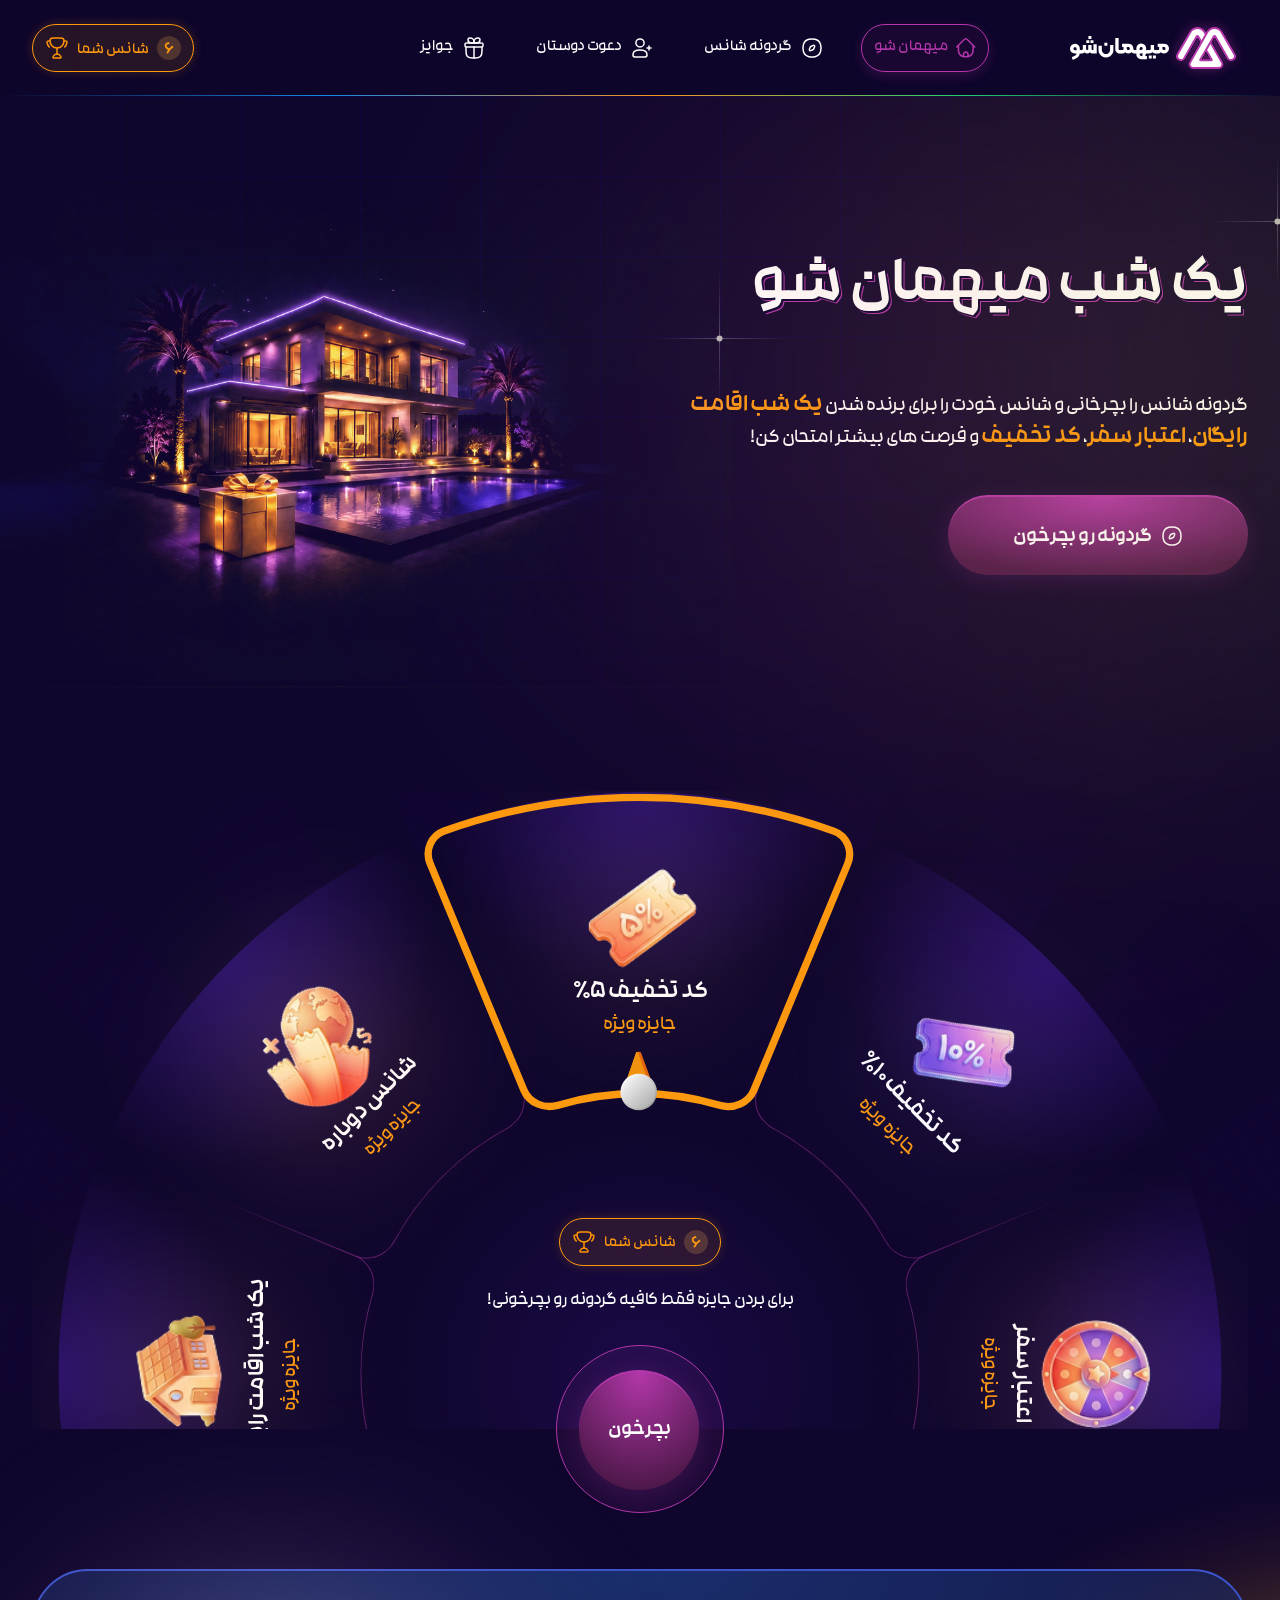
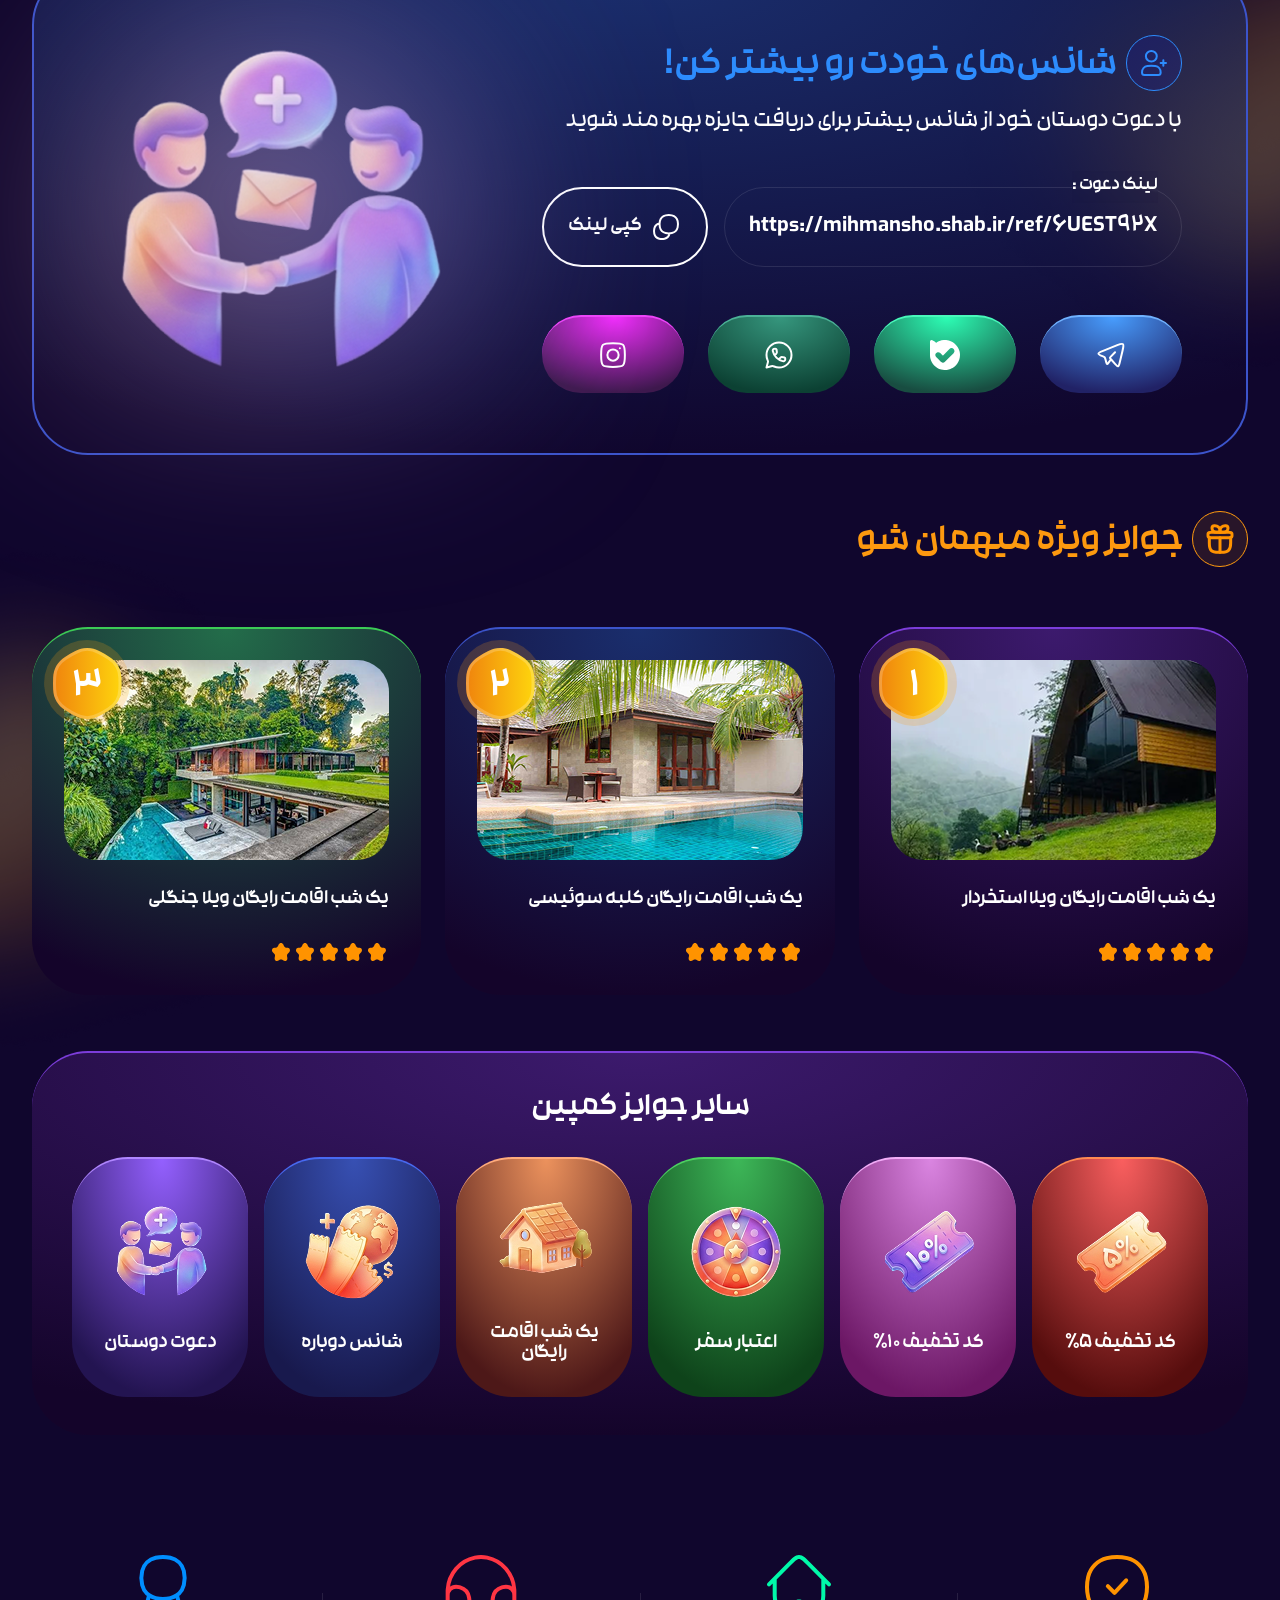
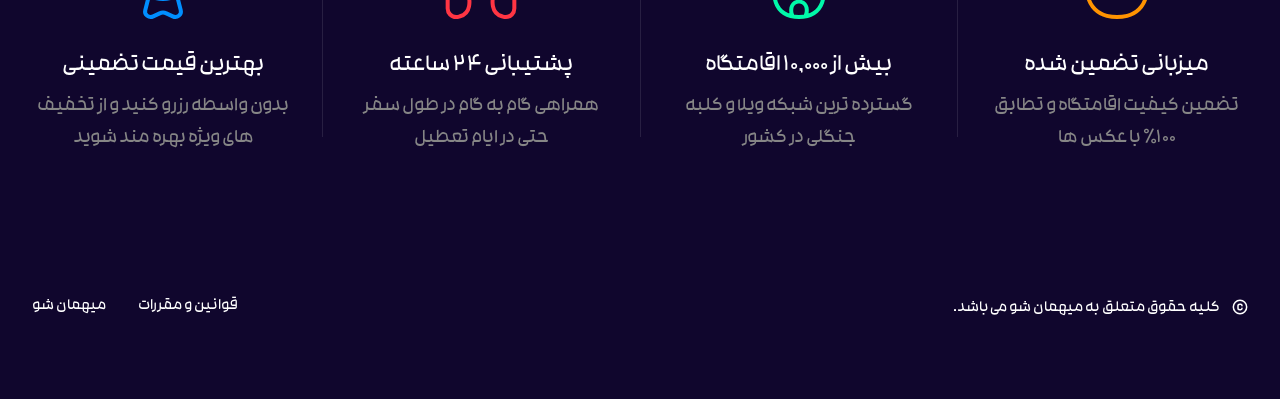
<file: login.html>
<html lang="fa" dir="rtl">
    <head>
        <meta charset="UTF-8">
        <meta name="viewport" content="width=device-width, initial-scale=1.0">
        <title>کمپین یک شب میهمان شو</title>
        <link rel="stylesheet" href="./assets/css/style.css">
        <link rel="stylesheet" href="./assets/css/font.css">
        <link rel="stylesheet" href="./assets/css/responsive.css">
        <link rel="stylesheet" href="./assets/css/otp.css">
        <link rel="stylesheet" href="./assets/css/win.css">
    </head>
    <body id="landing-page">
        <header class="main-header">
            <div class="header-container container">
                <div class="header-right">
                    <div class="logo-area">
                        <svg width="179" height="66" fill="none"
                            xmlns="http://www.w3.org/2000/svg">
                            <path
                                d="M2.75149 42.0888C4.11887 41.5081 5.13289 41.0344 5.79354 40.6676C6.46955 40.3009 6.93047 39.957 7.17629 39.6361C7.42211 39.3152 7.54503 38.9331 7.54503 38.49H6.04705C5.12521 38.49 4.2802 38.2837 3.512 37.8711C2.7438 37.4585 2.12925 36.893 1.66833 36.1748C1.22278 35.4413 1 34.6237 1 33.7221C1 32.8052 1.22278 31.9647 1.66833 31.2006C2.12925 30.4365 2.7438 29.8329 3.512 29.3897C4.2802 28.9312 5.12521 28.702 6.04705 28.702C6.93815 28.702 7.75244 28.9312 8.48991 29.3897C9.22738 29.8329 9.80352 30.4365 10.2183 31.2006C10.6332 31.9647 10.8406 32.8052 10.8406 33.7221V37.0688C10.8406 38.49 10.6178 39.6361 10.1723 40.5072C9.74207 41.3935 9.03533 42.1576 8.05204 42.7994C7.08411 43.4565 5.66295 44.1901 3.78855 45L2.75149 42.0888ZM6.04705 35.235H7.54503V33.6991C7.54503 33.256 7.39907 32.8892 7.10715 32.5989C6.8306 32.3085 6.47723 32.1633 6.04705 32.1633C5.60149 32.1633 5.22508 32.3085 4.9178 32.5989C4.62588 32.8892 4.47993 33.256 4.47993 33.6991C4.47993 34.1423 4.62588 34.5091 4.9178 34.7994C5.22508 35.0898 5.60149 35.235 6.04705 35.235ZM10.6793 35.0287H11.7855C11.9391 35.0287 12.0159 35.1051 12.0159 35.2579V38.2607C12.0159 38.4136 11.9391 38.49 11.7855 38.49H10.6793V35.0287Z"
                                fill="white" />
                            <path
                                d="M23.6015 38.49C22.4339 38.49 21.5274 38.085 20.8821 37.2751C20.2368 36.4499 19.9142 35.4107 19.9142 34.1576V29.9398H22.5644V33.9513C22.5644 34.2569 22.6643 34.5167 22.864 34.7307C23.0638 34.9293 23.3096 35.0287 23.6015 35.0287H24.4312V29.2521H27.7498V38.49H23.6015ZM11.779 38.49C11.6253 38.49 11.5485 38.4136 11.5485 38.2607V35.2579C11.5485 35.1051 11.6253 35.0287 11.779 35.0287H12.7469C13.0542 35.0287 13.3077 34.9293 13.5074 34.7307C13.7225 34.5167 13.8301 34.2569 13.8301 33.9513V29.9398H16.4803V34.1576C16.4803 35.4107 16.15 36.4499 15.4894 37.2751C14.8441 38.085 13.9299 38.49 12.7469 38.49H11.779ZM18.1857 38.5358C17.0181 38.5358 16.1039 38.1308 15.4433 37.3209C14.798 36.4957 14.4754 35.4565 14.4754 34.2034V29.9398H17.1256V33.9971C17.1256 34.3028 17.2255 34.5626 17.4252 34.7765C17.625 34.9752 17.8785 35.0745 18.1857 35.0745C18.493 35.0745 18.7465 34.9752 18.9462 34.7765C19.146 34.5626 19.2458 34.3028 19.2458 33.9971V29.9398H21.8961V34.2034C21.8961 35.4565 21.5658 36.4957 20.9051 37.3209C20.2599 38.1308 19.3534 38.5358 18.1857 38.5358ZM17.333 25.1261H20.2829V28.0602H17.333V25.1261ZM21.4813 25.1261H24.4542V28.0602H21.4813V25.1261ZM19.4302 21H22.3801V23.957H19.4302V21Z"
                                fill="white" />
                            <path
                                d="M36.9366 42.5244C35.5999 42.5244 34.3632 42.1882 33.2262 41.5158C32.0893 40.8586 31.1828 39.9647 30.5068 38.8338C29.8462 37.703 29.5158 36.4728 29.5158 35.1433V30.8567H32.8344V34.9599C32.8344 35.6934 33.0188 36.3734 33.3875 37C33.7563 37.6266 34.2556 38.1232 34.8855 38.49C35.5154 38.8567 36.1991 39.0401 36.9366 39.0401C37.6894 39.0401 38.3808 38.8567 39.0107 38.49C39.656 38.1232 40.163 37.6266 40.5318 37C40.9005 36.3734 41.0849 35.6934 41.0849 34.9599V29.9398H44.4035V35.1433C44.4035 36.4728 44.0655 37.703 43.3895 38.8338C42.7288 39.9647 41.8223 40.8586 40.67 41.5158C39.5331 42.1882 38.2886 42.5244 36.9366 42.5244ZM35.3925 27.808H38.3655V30.7421H35.3925V27.808Z"
                                fill="white" />
                            <path
                                d="M50.6377 38.49C49.8388 38.49 49.109 38.2989 48.4484 37.9169C47.7877 37.5196 47.2654 36.9924 46.8813 36.3352C46.4972 35.6628 46.3051 34.937 46.3051 34.1576V23.0401H49.6237V33.9513C49.6237 34.2569 49.7236 34.5167 49.9233 34.7307C50.123 34.9293 50.3689 35.0287 50.6608 35.0287H51.9283C52.0819 35.0287 52.1588 35.1051 52.1588 35.2579V38.2607C52.1588 38.4136 52.0819 38.49 51.9283 38.49H50.6377Z"
                                fill="white" />
                            <path
                                d="M59.3039 38.5358C58.3974 38.5358 57.5754 38.3142 56.838 37.8711C56.1159 37.4126 55.5474 36.8013 55.1326 36.0372C54.7178 35.2732 54.5103 34.4327 54.5103 33.5158V32.0258H53.0815V28.7479H59.3039C60.2257 28.7479 61.0707 28.9542 61.8389 29.3668C62.6071 29.7794 63.214 30.3524 63.6595 31.086C64.1205 31.8042 64.3509 32.6141 64.3509 33.5158C64.3509 34.4174 64.1205 35.2579 63.6595 36.0372C63.214 36.8013 62.5994 37.4126 61.8159 37.8711C61.0477 38.3142 60.2104 38.5358 59.3039 38.5358ZM51.9283 38.49C51.7747 38.49 51.6987 38.4136 51.6987 38.2607V35.2579C51.6987 35.1051 51.7747 35.0287 51.9283 35.0287H53.4502C53.7421 35.0287 53.988 34.9293 54.1877 34.7307C54.4028 34.5167 54.5103 34.2569 54.5103 33.9513V32.3926H57.1606V34.1576C57.1606 35.4107 56.8303 36.4499 56.1696 37.2751C55.5244 38.085 54.6179 38.49 53.4502 38.49H51.9283ZM59.3039 35.0745C59.7494 35.0745 60.1182 34.9293 60.4101 34.639C60.702 34.3333 60.848 33.9589 60.848 33.5158C60.848 33.0879 60.702 32.7364 60.4101 32.4613C60.1182 32.171 59.7494 32.0258 59.3039 32.0258H57.7829V33.5158C57.7829 33.9589 57.9211 34.3333 58.1977 34.639C58.4896 34.9293 58.8583 35.0745 59.3039 35.0745ZM65.411 38.49C64.228 38.49 63.3139 38.085 62.6686 37.2751C62.0233 36.4499 61.7006 35.4107 61.7006 34.1576V33.5158H64.3509V33.9513C64.3509 34.2569 64.4508 34.5167 64.6505 34.7307C64.8503 34.9293 65.1038 35.0287 65.411 35.0287H66.379C66.5326 35.0287 66.6094 35.1051 66.6094 35.2579V38.2607C66.6094 38.4136 66.5326 38.49 66.379 38.49H65.411Z"
                                fill="white" />
                            <path
                                d="M66.1474 35.2579C66.1474 35.1051 66.2253 35.0287 66.379 35.0287H67.3458V33.5387C67.3458 32.6218 67.5532 31.7813 67.968 31.0172C68.3829 30.2531 68.9513 29.6495 69.6734 29.2063C70.4109 28.7479 71.2329 28.5186 72.1393 28.5186C73.0458 28.5186 73.8908 28.7479 74.6744 29.2063C75.458 29.6495 76.0725 30.2607 76.5181 31.0401C76.979 31.8042 77.2094 32.6371 77.2094 33.5387C77.2094 34.4403 76.979 35.2732 76.5181 36.0372C76.0725 36.7861 75.458 37.382 74.6744 37.8252C73.9062 38.2684 73.0612 38.49 72.1393 38.49H70.6644V39.384C70.6644 39.7966 70.8104 40.148 71.1023 40.4384C71.4096 40.744 71.7706 40.8968 72.1854 40.8968H77.9239V44.1519H72.1624C71.302 44.1519 70.5031 43.9379 69.7656 43.51C69.0282 43.0821 68.4366 42.5014 67.9911 41.7679C67.5609 41.0344 67.3458 40.2397 67.3458 39.384V38.49H66.379C66.2253 38.49 66.1474 38.4136 66.1474 38.2607V35.2579ZM73.3838 40.0487C73.3838 39.1318 73.5836 38.2913 73.983 37.5272C74.3825 36.7631 74.9433 36.1595 75.6654 35.7163C76.3875 35.2579 77.2094 35.0287 78.1313 35.0287H79.1453C79.2989 35.0287 79.3757 35.1051 79.3757 35.2579V38.2607C79.3757 38.4136 79.2989 38.49 79.1453 38.49H77.8778C77.4322 38.49 77.0712 38.6351 76.7946 38.9255C76.5334 39.2159 76.4028 39.5903 76.4028 40.0487V43.6705H73.3838V40.0487ZM72.1393 35.0287C72.5849 35.0287 72.9536 34.8911 73.2456 34.616C73.5528 34.3257 73.7065 33.9666 73.7065 33.5387C73.7065 33.0955 73.5528 32.7287 73.2456 32.4384C72.9536 32.148 72.5849 32.0029 72.1393 32.0029C71.7092 32.0029 71.3481 32.148 71.0562 32.4384C70.7643 32.7287 70.6183 33.0955 70.6183 33.5387V35.0287H72.1393Z"
                                fill="white" />
                            <path
                                d="M78.9082 35.2579C78.9082 35.1051 78.985 35.0287 79.1386 35.0287H80.6366C80.9439 35.0287 81.1974 34.9293 81.3971 34.7307C81.5969 34.5167 81.6967 34.2569 81.6967 33.9513V29.9398H85.0153V33.9513C85.0153 34.2569 85.1152 34.5167 85.3149 34.7307C85.5147 34.9293 85.7682 35.0287 86.0754 35.0287H87.5734C87.7271 35.0287 87.8039 35.1051 87.8039 35.2579V38.2607C87.8039 38.4136 87.7271 38.49 87.5734 38.49H86.0754C84.9385 38.49 84.032 38.1156 83.356 37.3668C82.6493 38.1156 81.7428 38.49 80.6366 38.49H79.1386C78.985 38.49 78.9082 38.4136 78.9082 38.2607V35.2579ZM79.7839 40.4613H82.7338V43.3954H79.7839V40.4613ZM83.9322 40.4613H86.9051V43.3954H83.9322V40.4613Z"
                                fill="white" />
                            <path
                                d="M94.9529 38.5358C94.0465 38.5358 93.2245 38.3142 92.4871 37.8711C91.7649 37.4126 91.1965 36.8013 90.7817 36.0372C90.3668 35.2732 90.1594 34.4327 90.1594 33.5158V32.0258H88.7306V28.7479H94.9529C95.8748 28.7479 96.7198 28.9542 97.488 29.3668C98.2562 29.7794 98.8631 30.3524 99.3086 31.086C99.7695 31.8042 100 32.6141 100 33.5158C100 34.4174 99.7695 35.2579 99.3086 36.0372C98.8631 36.8013 98.2485 37.4126 97.465 37.8711C96.6968 38.3142 95.8594 38.5358 94.9529 38.5358ZM87.5783 38.49C87.4246 38.49 87.3478 38.4136 87.3478 38.2607V35.2579C87.3478 35.1051 87.4246 35.0287 87.5783 35.0287H89.0993C89.3912 35.0287 89.637 34.9293 89.8368 34.7307C90.0519 34.5167 90.1594 34.2569 90.1594 33.9513V32.4842H92.8097V34.1576C92.8097 35.4107 92.4794 36.4499 91.8187 37.2751C91.1734 38.085 90.267 38.49 89.0993 38.49H87.5783ZM94.9529 35.0745C95.3985 35.0745 95.7672 34.9293 96.0592 34.639C96.3511 34.3333 96.497 33.9589 96.497 33.5158C96.497 33.0879 96.3511 32.7364 96.0592 32.4613C95.7672 32.171 95.3985 32.0258 94.9529 32.0258H93.4319V33.5158C93.4319 33.9589 93.5702 34.3333 93.8468 34.639C94.1387 34.9293 94.5074 35.0745 94.9529 35.0745Z"
                                fill="white" />
                            <g filter="url(#filter0_d_2071_9638)">
                                <path
                                    d="M136.941 53H150.009C151.513 52.9316 152.645 51.9592 153.093 50.9411C153.572 49.8699 153.64 49.3153 153.283 47.963C153.276 47.9326 153.268 47.9098 153.253 47.8794L135.733 17.3001C134.464 15.1197 131.737 13 128.47 13C125.325 13 122.597 14.9373 121.268 17.1785L108.451 39.3704C108.443 39.378 108.443 39.3856 108.436 39.3932C107.418 41.5052 108.314 43.4729 109.773 44.3998C111.285 45.3647 113.891 45.3647 115.099 43.4957L127.809 21.3495C127.992 21.0456 128.113 20.924 128.478 20.924C128.721 20.924 128.842 21.0456 129.025 21.3495L142.708 44.7493C142.837 44.9696 142.677 45.2507 142.419 45.2507H136.949"
                                    fill="white" />
                                <path
                                    d="M136.941 53H150.009C151.513 52.9316 152.645 51.9592 153.093 50.9411C153.572 49.8699 153.64 49.3153 153.283 47.963C153.276 47.9326 153.268 47.9098 153.253 47.8794L135.733 17.3001C134.464 15.1197 131.737 13 128.47 13C125.325 13 122.597 14.9373 121.268 17.1785L108.451 39.3704C108.443 39.378 108.443 39.3856 108.436 39.3932C107.418 41.5052 108.314 43.4729 109.773 44.3998C111.285 45.3647 113.891 45.3647 115.099 43.4957L127.809 21.3495C127.992 21.0456 128.113 20.924 128.478 20.924C128.721 20.924 128.842 21.0456 129.025 21.3495L142.708 44.7493C142.837 44.9696 142.677 45.2507 142.419 45.2507H136.949"
                                    stroke="#B337AA" stroke-width="2"
                                    stroke-miterlimit="10" />
                                <path
                                    d="M137.017 53H123.949C122.445 52.9316 121.313 51.9592 120.865 50.9411C120.386 49.8699 120.318 49.3153 120.675 47.963C120.682 47.9326 120.69 47.9098 120.705 47.8794L138.232 17.3001C139.501 15.1197 142.221 13 145.488 13C148.633 13 151.361 14.9373 152.69 17.1785L165.515 39.378C165.522 39.3856 165.522 39.3932 165.53 39.4008C166.548 41.5128 165.651 43.4805 164.193 44.4074C162.681 45.3723 160.075 45.3723 158.867 43.5033L146.156 21.3495C145.974 21.0456 145.853 20.924 145.488 20.924C145.245 20.924 145.123 21.0456 144.941 21.3495L131.258 44.7493C131.129 44.9696 131.288 45.2507 131.547 45.2507H137.017"
                                    fill="white" />
                                <path
                                    d="M137.017 53H123.949C122.445 52.9316 121.313 51.9592 120.865 50.9411C120.386 49.8699 120.318 49.3153 120.675 47.963C120.682 47.9326 120.69 47.9098 120.705 47.8794L138.232 17.3001C139.501 15.1197 142.221 13 145.488 13C148.633 13 151.361 14.9373 152.69 17.1785L165.515 39.378C165.522 39.3856 165.522 39.3932 165.53 39.4008C166.548 41.5128 165.651 43.4805 164.193 44.4074C162.681 45.3723 160.075 45.3723 158.867 43.5033L146.156 21.3495C145.974 21.0456 145.853 20.924 145.488 20.924C145.245 20.924 145.123 21.0456 144.941 21.3495L131.258 44.7493C131.129 44.9696 131.288 45.2507 131.547 45.2507H137.017"
                                    stroke="#B337AA" stroke-width="2"
                                    stroke-miterlimit="10" />
                            </g>
                            <defs>
                                <filter id="filter0_d_2071_9638" x="94.9983"
                                    y="0" width="83.969" height="66"
                                    filterUnits="userSpaceOnUse"
                                    color-interpolation-filters="sRGB">
                                    <feflood flood-opacity="0"
                                        result="BackgroundImageFix" />
                                    <fecolormatrix in="SourceAlpha"
                                        type="matrix"
                                        values="0 0 0 0 0 0 0 0 0 0 0 0 0 0 0 0 0 0 127 0"
                                        result="hardAlpha" />
                                    <feoffset />
                                    <fegaussianblur stdDeviation="6" />
                                    <fecomposite in2="hardAlpha"
                                        operator="out" />
                                    <fecolormatrix type="matrix"
                                        values="0 0 0 0 0.701961 0 0 0 0 0.215686 0 0 0 0 0.666667 0 0 0 0.4 0" />
                                    <feblend mode="normal"
                                        in2="BackgroundImageFix"
                                        result="effect1_dropShadow_2071_9638" />
                                    <feblend mode="normal"
                                        in="SourceGraphic"
                                        in2="effect1_dropShadow_2071_9638"
                                        result="shape" />
                                </filter>
                            </defs>
                        </svg>
                    </div>
                    <nav class="main-nav">
                        <a href="https://www.mihmansho.com/" class="nav-item">
                            <svg width="20" height="20" viewBox="0 0 20 20"
                                fill="currentColor"
                                xmlns="http://www.w3.org/2000/svg">
                                <path
                                    d="M17.79 7.46903C17.79 7.05482 17.4542 6.71903 17.04 6.71903C16.6258 6.71903 16.29 7.05482 16.29 7.46903H17.04H17.79ZM3.20999 7.46903C3.20999 7.05482 2.87421 6.71903 2.45999 6.71903C2.04578 6.71903 1.70999 7.05482 1.70999 7.46903H2.45999H3.20999ZM12.2632 18.4571L12.0908 17.7272V17.7272L12.2632 18.4571ZM7.23673 18.4571L7.40916 17.7272V17.7272L7.23673 18.4571ZM12.5784 2.76423L12.0462 3.29267V3.29267L12.5784 2.76423ZM18.2178 9.50815C18.5096 9.80208 18.9845 9.80376 19.2784 9.51191C19.5724 9.22006 19.5741 8.74518 19.2822 8.45126L18.75 8.9797L18.2178 9.50815ZM6.92157 2.76423L7.45378 3.29267V3.29267L6.92157 2.76423ZM0.217794 8.45126C-0.0740597 8.74518 -0.0723766 9.22006 0.221553 9.51191C0.515482 9.80376 0.990353 9.80208 1.28221 9.50815L0.75 8.9797L0.217794 8.45126ZM7.46842 16.0703L6.7313 15.9319L6.7313 15.9319L7.46842 16.0703ZM7.48776 15.9673L8.22489 16.1056L8.22489 16.1056L7.48776 15.9673ZM12.0122 15.9673L11.2751 16.1056V16.1056L12.0122 15.9673ZM12.0316 16.0703L12.7687 15.9319V15.9319L12.0316 16.0703ZM11.7418 18.3019L11.0646 17.9796V17.9796L11.7418 18.3019ZM10.9478 18.225C10.7698 18.599 10.9287 19.0465 11.3027 19.2245C11.6767 19.4025 12.1242 19.2436 12.3022 18.8696L11.625 18.5473L10.9478 18.225ZM7.75822 18.3019L7.081 18.6242L7.081 18.6242L7.75822 18.3019ZM7.19778 18.8696C7.37577 19.2436 7.82327 19.4025 8.19729 19.2245C8.57131 19.0465 8.73022 18.599 8.55222 18.225L7.875 18.5473L7.19778 18.8696ZM9.11106 14.1926L8.91053 13.4699H8.91053L9.11106 14.1926ZM10.3889 14.1926L10.5895 13.4699H10.5895L10.3889 14.1926ZM17.04 7.46903H16.29V12.3874H17.04H17.79V7.46903H17.04ZM2.45999 12.3874H3.20999V7.46903H2.45999H1.70999V12.3874H2.45999ZM12.2632 18.4571L12.0908 17.7272C10.5511 18.0909 8.94884 18.0909 7.40916 17.7272L7.23673 18.4571L7.0643 19.187C8.83076 19.6043 10.6692 19.6043 12.4357 19.187L12.2632 18.4571ZM7.23673 18.4571L7.40916 17.7272C4.9526 17.1469 3.20999 14.9377 3.20999 12.3874H2.45999H1.70999C1.70999 15.6265 3.92421 18.4452 7.0643 19.187L7.23673 18.4571ZM12.2632 18.4571L12.4357 19.187C15.5758 18.4452 17.79 15.6265 17.79 12.3874H17.04H16.29C16.29 14.9377 14.5474 17.1469 12.0908 17.7272L12.2632 18.4571ZM12.5784 2.76423L12.0462 3.29267L18.2178 9.50815L18.75 8.9797L19.2822 8.45126L13.1106 2.23578L12.5784 2.76423ZM6.92157 2.76423L6.38937 2.23578L0.217794 8.45126L0.75 8.9797L1.28221 9.50815L7.45378 3.29267L6.92157 2.76423ZM12.5784 2.76423L13.1106 2.23578C12.4589 1.57945 11.9181 1.03246 11.4318 0.658851C10.9285 0.272114 10.3958 0 9.75 0V0.75V1.5C9.93265 1.5 10.1474 1.56359 10.5179 1.84826C10.9055 2.14606 11.3646 2.60618 12.0462 3.29267L12.5784 2.76423ZM6.92157 2.76423L7.45378 3.29267C8.13542 2.60618 8.59454 2.14606 8.9821 1.84826C9.35257 1.56359 9.56734 1.5 9.75 1.5V0.75V0C9.10423 0 8.57145 0.272114 8.06815 0.658851C7.58194 1.03246 7.04106 1.57945 6.38937 2.23578L6.92157 2.76423ZM7.46842 16.0703L8.20555 16.2087L8.22489 16.1056L7.48776 15.9673L6.75064 15.8289L6.7313 15.9319L7.46842 16.0703ZM12.0122 15.9673L11.2751 16.1056L11.2945 16.2087L12.0316 16.0703L12.7687 15.9319L12.7494 15.8289L12.0122 15.9673ZM11.7418 18.3019L11.0646 17.9796L10.9478 18.225L11.625 18.5473L12.3022 18.8696L12.419 18.6242L11.7418 18.3019ZM7.75822 18.3019L7.081 18.6242L7.19778 18.8696L7.875 18.5473L8.55222 18.225L8.43545 17.9796L7.75822 18.3019ZM12.0316 16.0703L11.2945 16.2087C11.4071 16.8088 11.3264 17.4293 11.0646 17.9796L11.7418 18.3019L12.419 18.6242C12.8175 17.7869 12.9399 16.8437 12.7687 15.9319L12.0316 16.0703ZM7.46842 16.0703L6.7313 15.9319C6.56015 16.8437 6.68254 17.7869 7.081 18.6242L7.75822 18.3019L8.43545 17.9796C8.17358 17.4293 8.0929 16.8088 8.20555 16.2087L7.46842 16.0703ZM9.11106 14.1926L9.31158 14.9152C9.59855 14.8356 9.90145 14.8356 10.1884 14.9152L10.3889 14.1926L10.5895 13.4699C10.0401 13.3174 9.45991 13.3174 8.91053 13.4699L9.11106 14.1926ZM12.0122 15.9673L12.7494 15.8289C12.5365 14.6949 11.7004 13.7781 10.5895 13.4699L10.3889 14.1926L10.1884 14.9152C10.7435 15.0693 11.167 15.5294 11.2751 16.1056L12.0122 15.9673ZM7.48776 15.9673L8.22489 16.1056C8.33304 15.5294 8.75647 15.0693 9.31158 14.9152L9.11106 14.1926L8.91053 13.4699C7.79959 13.7781 6.96349 14.6949 6.75064 15.8289L7.48776 15.9673Z"
                                    fill="currentColor" />
                            </svg>
                            <span>
                                میهمان شو
                            </span>
                        </a>
                        <a href="#wheel" class="nav-item">
                            <svg width="24" height="24" viewBox="0 0 24 24"
                                fill="none" stroke="currentColor"
                                xmlns="http://www.w3.org/2000/svg">
                                <path
                                    d="M3.35288 8.95043C4.00437 6.17301 6.17301 4.00437 8.95043 3.35288C10.9563 2.88237 13.0437 2.88237 15.0496 3.35288C17.827 4.00437 19.9956 6.17301 20.6471 8.95044C21.1176 10.9563 21.1176 13.0437 20.6471 15.0496C19.9956 17.827 17.827 19.9956 15.0496 20.6471C13.0437 21.1176 10.9563 21.1176 8.95044 20.6471C6.17301 19.9956 4.00437 17.827 3.35288 15.0496C2.88237 13.0437 2.88237 10.9563 3.35288 8.95043Z"
                                    stroke="currentColor" stroke-width="1.5" />
                                <path
                                    d="M10.1822 11.2959C10.3855 10.7877 10.7881 10.385 11.2964 10.1817L13.3341 9.3666C14.1504 9.04008 14.9605 9.85016 14.6339 10.6665L13.8188 12.7042C13.6156 13.2124 13.2129 13.6151 12.7047 13.8184L10.667 14.6334C9.85065 14.96 9.04057 14.1499 9.36709 13.3336L10.1822 11.2959Z"
                                    stroke="currentColor" stroke-width="1.5"
                                    stroke-linecap="round"
                                    stroke-linejoin="round" />
                            </svg>
                            <span>
                                گردونه شانس
                            </span>
                        </a>
                        <a href="#referral" class="nav-item">
                            <svg width="24" height="24" viewBox="0 0 24 24"
                                fill="none" stroke="currentColor"
                                xmlns="http://www.w3.org/2000/svg">
                                <path d="M21 12H17M19 14L19 10"
                                    stroke="currentColor" stroke-width="1.5"
                                    stroke-linecap="round" />
                                <path
                                    d="M3 19.1115C3 16.6984 4.69732 14.643 7.00404 14.2627L7.21182 14.2284C9.05892 13.9239 10.9411 13.9239 12.7882 14.2284L12.996 14.2627C15.3027 14.643 17 16.6984 17 19.1115C17 20.1545 16.1815 21 15.1719 21H4.82813C3.81848 21 3 20.1545 3 19.1115Z"
                                    stroke="currentColor" stroke-width="1.5" />
                                <path
                                    d="M14.0834 6.9375C14.0834 9.11212 12.2552 10.875 10 10.875C7.74486 10.875 5.91669 9.11212 5.91669 6.9375C5.91669 4.76288 7.74486 3 10 3C12.2552 3 14.0834 4.76288 14.0834 6.9375Z"
                                    stroke="currentColor" stroke-width="1.5" />
                            </svg>

                            <span>
                                دعوت دوستان
                            </span>
                        </a>
                        <a href="#prizes" class="nav-item">
                            <svg width="24" height="24" viewBox="0 0 24 24"
                                fill="none" stroke="currentColor"
                                xmlns="http://www.w3.org/2000/svg">
                                <path
                                    d="M4 11V15C4 18.2998 4.34743 19.4749 5.37256 20.5C6.39768 21.5251 7.70017 22 11 22H13C16.2998 22 17.3474 21.5251 18.3726 20.5C19.3977 19.4749 20 18.2998 20 15V11"
                                    stroke="currentColor" stroke-width="1.5"
                                    stroke-linecap="round"
                                    stroke-linejoin="round" />
                                <path
                                    d="M3 9C3 8.25231 3 7.87846 3.20096 7.6C3.33261 7.41758 3.52197 7.26609 3.75 7.16077C4.09808 7 4.56538 7 5.5 7H18.5C19.4346 7 19.9019 7 20.25 7.16077C20.478 7.26609 20.6674 7.41758 20.799 7.6C21 7.87846 21 8.25231 21 9C21 9.74769 21 10.1215 20.799 10.4C20.6674 10.5824 20.478 10.7339 20.25 10.8392C19.9019 11 19.4346 11 18.5 11H5.5C4.56538 11 4.09808 11 3.75 10.8392C3.52197 10.7339 3.33261 10.5824 3.20096 10.4C3 10.1215 3 9.74769 3 9Z"
                                    stroke="currentColor" stroke-width="1.5"
                                    stroke-linejoin="round" />
                                <path
                                    d="M6 3.78571C6 2.79949 6.79949 2 7.78571 2H8.14286C10.2731 2 12 3.7269 12 5.85714V7H9.21429C7.43908 7 6 5.56091 6 3.78571Z"
                                    stroke="currentColor" stroke-width="1.5"
                                    stroke-linejoin="round" />
                                <path
                                    d="M18 3.78571C18 2.79949 17.2005 2 16.2143 2H15.8571C13.7269 2 12 3.7269 12 5.85714V7H14.7857C16.5609 7 18 5.56091 18 3.78571Z"
                                    stroke="currentColor" stroke-width="1.5"
                                    stroke-linejoin="round" />
                                <path d="M12 11L12 22" stroke="currentColor"
                                    stroke-width="1.5" stroke-linecap="round"
                                    stroke-linejoin="round" />
                            </svg>
                            <span>
                                جوایز
                            </span>
                        </a>
                    </nav>
                </div>
                <div class="header-actions">
                    <div class="btn-chance">
                        <!-- backend: add real number (just english number!  0 - 6 ) -->
                        <div class="chance">
                            <span id="chance-count">6</span>
                        </div>
                        <span>شانس شما</span>
                        <svg width="24" height="24" viewBox="0 0 24 24"
                            fill="none" xmlns="http://www.w3.org/2000/svg">
                            <path d="M12 12V18" stroke="#FD990F"
                                style="stroke:#FD990F;stroke:color(display-p3 0.9904 0.6015 0.0571);stroke-opacity:1;"
                                stroke-width="1.5" stroke-linecap="round" />
                            <path
                                d="M12 18C10.3264 18 8.86971 19.012 8.11766 20.505C7.75846 21.218 8.27389 22 8.95877 22H15.0412C15.7261 22 16.2415 21.218 15.8823 20.505C15.1303 19.012 13.6736 18 12 18Z"
                                stroke="#FD990F"
                                style="stroke:#FD990F;stroke:color(display-p3 0.9904 0.6015 0.0571);stroke-opacity:1;"
                                stroke-width="1.5" stroke-linecap="round" />
                            <path
                                d="M5 5H3.98471C2.99819 5 2.50493 5 2.20017 5.37053C1.89541 5.74106 1.98478 6.15597 2.16352 6.9858C2.50494 8.57086 3.24548 9.9634 4.2489 11"
                                stroke="#FD990F"
                                style="stroke:#FD990F;stroke:color(display-p3 0.9904 0.6015 0.0571);stroke-opacity:1;"
                                stroke-width="1.5" stroke-linecap="round" />
                            <path
                                d="M19 5H20.0153C21.0018 5 21.4951 5 21.7998 5.37053C22.1046 5.74106 22.0152 6.15597 21.8365 6.9858C21.4951 8.57086 20.7545 9.9634 19.7511 11"
                                stroke="#FD990F"
                                style="stroke:#FD990F;stroke:color(display-p3 0.9904 0.6015 0.0571);stroke-opacity:1;"
                                stroke-width="1.5" stroke-linecap="round" />
                            <path
                                d="M12 12C15.866 12 19 8.8831 19 5.03821C19 4.93739 18.9978 4.83707 18.9936 4.73729C18.9509 3.73806 18.9295 3.23845 18.2523 2.61922C17.5751 2 16.8247 2 15.324 2H8.67596C7.17526 2 6.42492 2 5.74772 2.61922C5.07051 3.23844 5.04915 3.73806 5.00642 4.73729C5.00215 4.83707 5 4.93739 5 5.03821C5 8.8831 8.13401 12 12 12Z"
                                stroke="#FD990F"
                                style="stroke:#FD990F;stroke:color(display-p3 0.9904 0.6015 0.0571);stroke-opacity:1;"
                                stroke-width="1.5" stroke-linecap="round" />
                        </svg>

                    </div>
                </div>
            </div>
            <div class="header-border"></div>
        </header>
        <header class="mobile-header">
            <nav class="mobile-nav">
                <a href="https://www.mihmansho.com/" class="nav-item">
                    <svg width="20" height="20" viewBox="0 0 20 20"
                        fill="currentColor" xmlns="http://www.w3.org/2000/svg">
                        <path
                            d="M17.79 7.46903C17.79 7.05482 17.4542 6.71903 17.04 6.71903C16.6258 6.71903 16.29 7.05482 16.29 7.46903H17.04H17.79ZM3.20999 7.46903C3.20999 7.05482 2.87421 6.71903 2.45999 6.71903C2.04578 6.71903 1.70999 7.05482 1.70999 7.46903H2.45999H3.20999ZM12.2632 18.4571L12.0908 17.7272V17.7272L12.2632 18.4571ZM7.23673 18.4571L7.40916 17.7272V17.7272L7.23673 18.4571ZM12.5784 2.76423L12.0462 3.29267V3.29267L12.5784 2.76423ZM18.2178 9.50815C18.5096 9.80208 18.9845 9.80376 19.2784 9.51191C19.5724 9.22006 19.5741 8.74518 19.2822 8.45126L18.75 8.9797L18.2178 9.50815ZM6.92157 2.76423L7.45378 3.29267V3.29267L6.92157 2.76423ZM0.217794 8.45126C-0.0740597 8.74518 -0.0723766 9.22006 0.221553 9.51191C0.515482 9.80376 0.990353 9.80208 1.28221 9.50815L0.75 8.9797L0.217794 8.45126ZM7.46842 16.0703L6.7313 15.9319L6.7313 15.9319L7.46842 16.0703ZM7.48776 15.9673L8.22489 16.1056L8.22489 16.1056L7.48776 15.9673ZM12.0122 15.9673L11.2751 16.1056V16.1056L12.0122 15.9673ZM12.0316 16.0703L12.7687 15.9319V15.9319L12.0316 16.0703ZM11.7418 18.3019L11.0646 17.9796V17.9796L11.7418 18.3019ZM10.9478 18.225C10.7698 18.599 10.9287 19.0465 11.3027 19.2245C11.6767 19.4025 12.1242 19.2436 12.3022 18.8696L11.625 18.5473L10.9478 18.225ZM7.75822 18.3019L7.081 18.6242L7.081 18.6242L7.75822 18.3019ZM7.19778 18.8696C7.37577 19.2436 7.82327 19.4025 8.19729 19.2245C8.57131 19.0465 8.73022 18.599 8.55222 18.225L7.875 18.5473L7.19778 18.8696ZM9.11106 14.1926L8.91053 13.4699H8.91053L9.11106 14.1926ZM10.3889 14.1926L10.5895 13.4699H10.5895L10.3889 14.1926ZM17.04 7.46903H16.29V12.3874H17.04H17.79V7.46903H17.04ZM2.45999 12.3874H3.20999V7.46903H2.45999H1.70999V12.3874H2.45999ZM12.2632 18.4571L12.0908 17.7272C10.5511 18.0909 8.94884 18.0909 7.40916 17.7272L7.23673 18.4571L7.0643 19.187C8.83076 19.6043 10.6692 19.6043 12.4357 19.187L12.2632 18.4571ZM7.23673 18.4571L7.40916 17.7272C4.9526 17.1469 3.20999 14.9377 3.20999 12.3874H2.45999H1.70999C1.70999 15.6265 3.92421 18.4452 7.0643 19.187L7.23673 18.4571ZM12.2632 18.4571L12.4357 19.187C15.5758 18.4452 17.79 15.6265 17.79 12.3874H17.04H16.29C16.29 14.9377 14.5474 17.1469 12.0908 17.7272L12.2632 18.4571ZM12.5784 2.76423L12.0462 3.29267L18.2178 9.50815L18.75 8.9797L19.2822 8.45126L13.1106 2.23578L12.5784 2.76423ZM6.92157 2.76423L6.38937 2.23578L0.217794 8.45126L0.75 8.9797L1.28221 9.50815L7.45378 3.29267L6.92157 2.76423ZM12.5784 2.76423L13.1106 2.23578C12.4589 1.57945 11.9181 1.03246 11.4318 0.658851C10.9285 0.272114 10.3958 0 9.75 0V0.75V1.5C9.93265 1.5 10.1474 1.56359 10.5179 1.84826C10.9055 2.14606 11.3646 2.60618 12.0462 3.29267L12.5784 2.76423ZM6.92157 2.76423L7.45378 3.29267C8.13542 2.60618 8.59454 2.14606 8.9821 1.84826C9.35257 1.56359 9.56734 1.5 9.75 1.5V0.75V0C9.10423 0 8.57145 0.272114 8.06815 0.658851C7.58194 1.03246 7.04106 1.57945 6.38937 2.23578L6.92157 2.76423ZM7.46842 16.0703L8.20555 16.2087L8.22489 16.1056L7.48776 15.9673L6.75064 15.8289L6.7313 15.9319L7.46842 16.0703ZM12.0122 15.9673L11.2751 16.1056L11.2945 16.2087L12.0316 16.0703L12.7687 15.9319L12.7494 15.8289L12.0122 15.9673ZM11.7418 18.3019L11.0646 17.9796L10.9478 18.225L11.625 18.5473L12.3022 18.8696L12.419 18.6242L11.7418 18.3019ZM7.75822 18.3019L7.081 18.6242L7.19778 18.8696L7.875 18.5473L8.55222 18.225L8.43545 17.9796L7.75822 18.3019ZM12.0316 16.0703L11.2945 16.2087C11.4071 16.8088 11.3264 17.4293 11.0646 17.9796L11.7418 18.3019L12.419 18.6242C12.8175 17.7869 12.9399 16.8437 12.7687 15.9319L12.0316 16.0703ZM7.46842 16.0703L6.7313 15.9319C6.56015 16.8437 6.68254 17.7869 7.081 18.6242L7.75822 18.3019L8.43545 17.9796C8.17358 17.4293 8.0929 16.8088 8.20555 16.2087L7.46842 16.0703ZM9.11106 14.1926L9.31158 14.9152C9.59855 14.8356 9.90145 14.8356 10.1884 14.9152L10.3889 14.1926L10.5895 13.4699C10.0401 13.3174 9.45991 13.3174 8.91053 13.4699L9.11106 14.1926ZM12.0122 15.9673L12.7494 15.8289C12.5365 14.6949 11.7004 13.7781 10.5895 13.4699L10.3889 14.1926L10.1884 14.9152C10.7435 15.0693 11.167 15.5294 11.2751 16.1056L12.0122 15.9673ZM7.48776 15.9673L8.22489 16.1056C8.33304 15.5294 8.75647 15.0693 9.31158 14.9152L9.11106 14.1926L8.91053 13.4699C7.79959 13.7781 6.96349 14.6949 6.75064 15.8289L7.48776 15.9673Z"
                            fill="currentColor" />
                    </svg>

                    <span>
                        میهمان شو
                    </span>
                </a>
                <a href="#wheel" class="nav-item">
                    <svg width="24" height="24" viewBox="0 0 24 24" fill="none"
                        stroke="currentColor"
                        xmlns="http://www.w3.org/2000/svg">
                        <path
                            d="M3.35288 8.95043C4.00437 6.17301 6.17301 4.00437 8.95043 3.35288C10.9563 2.88237 13.0437 2.88237 15.0496 3.35288C17.827 4.00437 19.9956 6.17301 20.6471 8.95044C21.1176 10.9563 21.1176 13.0437 20.6471 15.0496C19.9956 17.827 17.827 19.9956 15.0496 20.6471C13.0437 21.1176 10.9563 21.1176 8.95044 20.6471C6.17301 19.9956 4.00437 17.827 3.35288 15.0496C2.88237 13.0437 2.88237 10.9563 3.35288 8.95043Z"
                            stroke="currentColor" stroke-width="1.5" />
                        <path
                            d="M10.1822 11.2959C10.3855 10.7877 10.7881 10.385 11.2964 10.1817L13.3341 9.3666C14.1504 9.04008 14.9605 9.85016 14.6339 10.6665L13.8188 12.7042C13.6156 13.2124 13.2129 13.6151 12.7047 13.8184L10.667 14.6334C9.85065 14.96 9.04057 14.1499 9.36709 13.3336L10.1822 11.2959Z"
                            stroke="currentColor" stroke-width="1.5"
                            stroke-linecap="round" stroke-linejoin="round" />
                    </svg>

                    <span>
                        گردونه شانس
                    </span>
                </a>
                <a href="#referral" class="nav-item">
                    <svg width="24" height="24" viewBox="0 0 24 24" fill="none"
                        stroke="currentColor"
                        xmlns="http://www.w3.org/2000/svg">
                        <path d="M21 12H17M19 14L19 10" stroke="currentColor"
                            stroke-width="1.5" stroke-linecap="round" />
                        <path
                            d="M3 19.1115C3 16.6984 4.69732 14.643 7.00404 14.2627L7.21182 14.2284C9.05892 13.9239 10.9411 13.9239 12.7882 14.2284L12.996 14.2627C15.3027 14.643 17 16.6984 17 19.1115C17 20.1545 16.1815 21 15.1719 21H4.82813C3.81848 21 3 20.1545 3 19.1115Z"
                            stroke="currentColor" stroke-width="1.5" />
                        <path
                            d="M14.0834 6.9375C14.0834 9.11212 12.2552 10.875 10 10.875C7.74486 10.875 5.91669 9.11212 5.91669 6.9375C5.91669 4.76288 7.74486 3 10 3C12.2552 3 14.0834 4.76288 14.0834 6.9375Z"
                            stroke="currentColor" stroke-width="1.5" />
                    </svg>

                    <span>
                        دعوت دوستان
                    </span>
                </a>
                <a href="#prizes" class="nav-item">
                    <svg width="24" height="24" viewBox="0 0 24 24" fill="none"
                        stroke="currentColor"
                        xmlns="http://www.w3.org/2000/svg">
                        <path
                            d="M4 11V15C4 18.2998 4.34743 19.4749 5.37256 20.5C6.39768 21.5251 7.70017 22 11 22H13C16.2998 22 17.3474 21.5251 18.3726 20.5C19.3977 19.4749 20 18.2998 20 15V11"
                            stroke="currentColor" stroke-width="1.5"
                            stroke-linecap="round" stroke-linejoin="round" />
                        <path
                            d="M3 9C3 8.25231 3 7.87846 3.20096 7.6C3.33261 7.41758 3.52197 7.26609 3.75 7.16077C4.09808 7 4.56538 7 5.5 7H18.5C19.4346 7 19.9019 7 20.25 7.16077C20.478 7.26609 20.6674 7.41758 20.799 7.6C21 7.87846 21 8.25231 21 9C21 9.74769 21 10.1215 20.799 10.4C20.6674 10.5824 20.478 10.7339 20.25 10.8392C19.9019 11 19.4346 11 18.5 11H5.5C4.56538 11 4.09808 11 3.75 10.8392C3.52197 10.7339 3.33261 10.5824 3.20096 10.4C3 10.1215 3 9.74769 3 9Z"
                            stroke="currentColor" stroke-width="1.5"
                            stroke-linejoin="round" />
                        <path
                            d="M6 3.78571C6 2.79949 6.79949 2 7.78571 2H8.14286C10.2731 2 12 3.7269 12 5.85714V7H9.21429C7.43908 7 6 5.56091 6 3.78571Z"
                            stroke="currentColor" stroke-width="1.5"
                            stroke-linejoin="round" />
                        <path
                            d="M18 3.78571C18 2.79949 17.2005 2 16.2143 2H15.8571C13.7269 2 12 3.7269 12 5.85714V7H14.7857C16.5609 7 18 5.56091 18 3.78571Z"
                            stroke="currentColor" stroke-width="1.5"
                            stroke-linejoin="round" />
                        <path d="M12 11L12 22" stroke="currentColor"
                            stroke-width="1.5" stroke-linecap="round"
                            stroke-linejoin="round" />
                    </svg>
                    <span>
                        جوایز
                    </span>
                </a>
            </nav>
        </header>
        <main class="main">
            <!-- backend: hero-login class add after login -->

            <section id="hero" class="hero hero-login">
                <div class="et">
                    <img src="./assets/icons/et.svg" />
                </div>
                <article class="hero-container container">
                    <div class="hero-content">
                        <div class="title-box">
                            <img src="./assets/icons/etplus.svg"
                                class="etplue etplue-t" />

                            <h1 class="hero-title">یک شب میهمان شو</h1>
                            <img src="./assets/icons/etplus.svg"
                                class="etplue etplue-b" />

                        </div>
                        <p class="hero-subtitle">گردونه شانس را بچرخانی و شانس
                            خودت
                            را برای برنده شدن <strong>یک شب اقامت
                                رایگان</strong>،
                            <strong>اعتبار سفر</strong>، <strong>کد
                                تخفیف</strong> و
                            فرصت های بیشتر امتحان کن!</p>
                        <!-- backend : change this after login -->
                        <!-- not login -->
                        <!-- <p class="hero-note">برای شروع کافیه شماره موبایل خود را
                            ثبت کنید:</p>

                        <form class="auth-box" id="authForm">
                            <label for="phone" class="phone-input">
                                <svg width="32" height="32" viewBox="0 0 32 32"
                                    fill="none"
                                    xmlns="http://www.w3.org/2000/svg">
                                    <path
                                        d="M6.66699 11.9998C6.66699 7.60006 6.66699 5.40017 8.03383 4.03334C9.40066 2.6665 11.6005 2.6665 16.0003 2.6665C20.4001 2.6665 22.6 2.6665 23.9668 4.03334C25.3337 5.40017 25.3337 7.60006 25.3337 11.9998V19.9998C25.3337 24.3996 25.3337 26.5995 23.9668 27.9663C22.6 29.3332 20.4001 29.3332 16.0003 29.3332C11.6005 29.3332 9.40066 29.3332 8.03383 27.9663C6.66699 26.5995 6.66699 24.3996 6.66699 19.9998V11.9998Z"
                                        stroke="#042656"
                                        style="stroke:#042656;stroke:color(display-p3 0.0157 0.1490 0.3373);stroke-opacity:1;"
                                        stroke-width="2"
                                        stroke-linecap="round" />
                                    <path d="M14.667 25.3335H17.3337"
                                        stroke="#042656"
                                        style="stroke:#042656;stroke:color(display-p3 0.0157 0.1490 0.3373);stroke-opacity:1;"
                                        stroke-width="2" stroke-linecap="round"
                                        stroke-linejoin="round" />
                                </svg>

                                <input
                                    class="phone-input-input"
                                    id="phone"
                                    name="phone"
                                    type="text"
                                    inputmode="numeric"
                                    placeholder="مثال : 09123456789"
                                    value>
                            </label>
                            <button class="btn-submit" type="submit">ثبت
                                نام</button>
                        </form> -->
                        <!-- login -->
                        <a href="#wheel" class="btn-submit">
                            <svg width="24" height="24" viewBox="0 0 24 24"
                                fill="none" stroke="currentColor"
                                xmlns="http://www.w3.org/2000/svg">
                                <path
                                    d="M3.35288 8.95043C4.00437 6.17301 6.17301 4.00437 8.95043 3.35288C10.9563 2.88237 13.0437 2.88237 15.0496 3.35288C17.827 4.00437 19.9956 6.17301 20.6471 8.95044C21.1176 10.9563 21.1176 13.0437 20.6471 15.0496C19.9956 17.827 17.827 19.9956 15.0496 20.6471C13.0437 21.1176 10.9563 21.1176 8.95044 20.6471C6.17301 19.9956 4.00437 17.827 3.35288 15.0496C2.88237 13.0437 2.88237 10.9563 3.35288 8.95043Z"
                                    stroke="currentColor" stroke-width="1.5" />
                                <path
                                    d="M10.1822 11.2959C10.3855 10.7877 10.7881 10.385 11.2964 10.1817L13.3341 9.3666C14.1504 9.04008 14.9605 9.85016 14.6339 10.6665L13.8188 12.7042C13.6156 13.2124 13.2129 13.6151 12.7047 13.8184L10.667 14.6334C9.85065 14.96 9.04057 14.1499 9.36709 13.3336L10.1822 11.2959Z"
                                    stroke="currentColor" stroke-width="1.5"
                                    stroke-linecap="round"
                                    stroke-linejoin="round" />
                            </svg>
                            <span>گردونه رو بچرخون</span>
                        </a>

                    </div>
                    <div class="hero-photo">
                        <img src="./assets/images/hero.png" alt>
                    </div>
                </div>
            </section>
            <section id="wheel" class="wheel">
                <div class="wheel-container container">

                    <div class="wheel-circle active">
                        <div class="wheel-slice active" style="--i: 0;">

                            <svg width="469" height="347" class="slice-bg"
                                viewBox="0 0 469 347" fill="none"
                                xmlns="http://www.w3.org/2000/svg">
                                <path
                                    d="M234.373 4C307.019 4.02734 379.04 16.5396 447.309 40.9131C461.673 46.0416 468.5 62.3472 462.556 76.6836L359.996 324.023C354.108 338.223 337.659 345.111 322.426 340.589C293.859 332.108 264.163 327.771 234.251 327.76C204.339 327.749 174.64 332.063 146.066 340.522C130.83 345.033 114.386 338.132 108.509 323.929L6.13477 76.5127C0.200824 62.1717 7.04101 45.8706 21.4092 40.7529C89.6962 16.4306 161.727 3.97271 234.373 4Z"
                                    stroke="#FD990F" stroke-width="8" />
                                <path
                                    d="M231.233 283.431L221.486 311.534C221.38 311.823 221.364 312.127 221.44 312.422C221.516 312.716 221.681 312.994 221.922 313.232C222.164 313.471 222.475 313.664 222.832 313.797C223.189 313.931 223.582 314 223.981 314H244.546C244.945 314 245.338 313.931 245.695 313.797C246.052 313.664 246.363 313.471 246.605 313.232C246.846 312.994 247.011 312.716 247.087 312.422C247.163 312.127 247.147 311.823 247.042 311.534L236.759 283.431C236.061 281.523 231.931 281.523 231.233 283.431Z"
                                    fill="#E4670D" />
                                <path
                                    d="M231.103 283.153L221.175 311.983C221.127 312.122 221.122 312.266 221.159 312.406C221.197 312.546 221.277 312.678 221.393 312.791C221.509 312.904 221.658 312.996 221.829 313.059C221.999 313.122 222.186 313.154 222.376 313.154H242.233C242.422 313.154 242.609 313.121 242.78 313.058C242.95 312.995 243.098 312.903 243.214 312.79C243.33 312.677 243.41 312.546 243.448 312.406C243.486 312.266 243.481 312.122 243.434 311.983L233.506 283.153C233.436 282.953 233.281 282.775 233.064 282.649C232.846 282.522 232.579 282.454 232.304 282.454C232.03 282.454 231.763 282.522 231.545 282.649C231.328 282.775 231.173 282.953 231.103 283.153Z"
                                    fill="#F1920E" />
                                <path
                                    d="M234.135 346.117C245.18 346.117 254.135 337.163 254.135 326.117C254.135 315.071 245.18 306.117 234.135 306.117C223.089 306.117 214.135 315.071 214.135 326.117C214.135 337.163 223.089 346.117 234.135 346.117Z"
                                    fill="url(#paint0_linear_2221_442)" />
                                <path
                                    d="M234.134 344.473C244.272 344.473 252.491 336.255 252.491 326.117C252.491 315.979 244.272 307.76 234.134 307.76C223.996 307.76 215.778 315.979 215.778 326.117C215.778 336.255 223.996 344.473 234.134 344.473Z"
                                    fill="url(#paint1_linear_2221_442)" />
                                <defs>
                                    <lineargradient id="paint0_linear_2221_442"
                                        x1="219.993" y1="311.976" x2="248.278"
                                        y2="340.262"
                                        gradientUnits="userSpaceOnUse">
                                        <stop stop-color="white" />
                                        <stop offset="1" stop-color="#999999" />
                                    </lineargradient>
                                    <lineargradient id="paint1_linear_2221_442"
                                        x1="221.154" y1="313.138" x2="247.116"
                                        y2="339.1"
                                        gradientUnits="userSpaceOnUse">
                                        <stop stop-color="#F2F2F2" />
                                        <stop offset="1" stop-color="#B3B3B3" />
                                    </lineargradient>
                                </defs>
                            </svg>

                        </div>
                        <div class="wheel-content">
                            <div class="wheel-content-wapper">
                                <!-- backend: after login remove btn-chance-blur class -->
                                <div class="btn-chance ">
                                    <!-- backend: add real number -->
                                    <div class="chance">
                                        <span>۶</span>
                                    </div>
                                    <span>شانس شما</span>
                                    <svg width="24" height="24"
                                        viewBox="0 0 24 24" fill="none"
                                        xmlns="http://www.w3.org/2000/svg">
                                        <path d="M12 12V18" stroke="#FD990F"
                                            style="stroke:#FD990F;stroke:color(display-p3 0.9904 0.6015 0.0571);stroke-opacity:1;"
                                            stroke-width="1.5"
                                            stroke-linecap="round" />
                                        <path
                                            d="M12 18C10.3264 18 8.86971 19.012 8.11766 20.505C7.75846 21.218 8.27389 22 8.95877 22H15.0412C15.7261 22 16.2415 21.218 15.8823 20.505C15.1303 19.012 13.6736 18 12 18Z"
                                            stroke="#FD990F"
                                            style="stroke:#FD990F;stroke:color(display-p3 0.9904 0.6015 0.0571);stroke-opacity:1;"
                                            stroke-width="1.5"
                                            stroke-linecap="round" />
                                        <path
                                            d="M5 5H3.98471C2.99819 5 2.50493 5 2.20017 5.37053C1.89541 5.74106 1.98478 6.15597 2.16352 6.9858C2.50494 8.57086 3.24548 9.9634 4.2489 11"
                                            stroke="#FD990F"
                                            style="stroke:#FD990F;stroke:color(display-p3 0.9904 0.6015 0.0571);stroke-opacity:1;"
                                            stroke-width="1.5"
                                            stroke-linecap="round" />
                                        <path
                                            d="M19 5H20.0153C21.0018 5 21.4951 5 21.7998 5.37053C22.1046 5.74106 22.0152 6.15597 21.8365 6.9858C21.4951 8.57086 20.7545 9.9634 19.7511 11"
                                            stroke="#FD990F"
                                            style="stroke:#FD990F;stroke:color(display-p3 0.9904 0.6015 0.0571);stroke-opacity:1;"
                                            stroke-width="1.5"
                                            stroke-linecap="round" />
                                        <path
                                            d="M12 12C15.866 12 19 8.8831 19 5.03821C19 4.93739 18.9978 4.83707 18.9936 4.73729C18.9509 3.73806 18.9295 3.23845 18.2523 2.61922C17.5751 2 16.8247 2 15.324 2H8.67596C7.17526 2 6.42492 2 5.74772 2.61922C5.07051 3.23844 5.04915 3.73806 5.00642 4.73729C5.00215 4.83707 5 4.93739 5 5.03821C5 8.8831 8.13401 12 12 12Z"
                                            stroke="#FD990F"
                                            style="stroke:#FD990F;stroke:color(display-p3 0.9904 0.6015 0.0571);stroke-opacity:1;"
                                            stroke-width="1.5"
                                            stroke-linecap="round" />
                                    </svg>
                                </div>
                                <!-- backend: after login change p tag -->
                                <!-- <p>
                                    برای شرکت در مسابقه ثبت نام کنید
                                </p> -->
                                <p class="p-login">
                                    برای بردن جایزه فقط کافیه گردونه رو بچرخونی!
                                </p>
                            </div>
                        </div>
                    </div>
                    <div class="wheel-circle" id="main-wheel-circle">
                        <div class="wheel-slice" style="--i: 0;">
                            <svg class="slice-bg" width="469" height="346"
                                viewBox="0 0 469 346" fill="none"
                                xmlns="http://www.w3.org/2000/svg">
                                <mask id="path-1-inside-1_2068_5318"
                                    fill="white">
                                    <path
                                        d="M466.258 78.0818C473.018 61.7526 465.284 42.9544 448.636 37.0217C379.923 12.5341 307.44 -0.0148742 234.336 1.67428e-05C161.231 0.0149076 88.7541 12.5934 20.0504 37.109C3.40529 43.0485 -4.32095 61.8498 2.44563 78.1763L104.963 325.533C111.73 341.86 130.42 349.435 147.363 344.408C175.563 336.042 204.877 331.766 234.404 331.76C263.93 331.754 293.245 336.018 321.449 344.373C338.394 349.393 357.081 341.81 363.841 325.481L466.258 78.0818Z" />
                                </mask>
                                <path
                                    d="M466.258 78.0818C473.018 61.7526 465.284 42.9544 448.636 37.0217C379.923 12.5341 307.44 -0.0148742 234.336 1.67428e-05C161.231 0.0149076 88.7541 12.5934 20.0504 37.109C3.40529 43.0485 -4.32095 61.8498 2.44563 78.1763L104.963 325.533C111.73 341.86 130.42 349.435 147.363 344.408C175.563 336.042 204.877 331.766 234.404 331.76C263.93 331.754 293.245 336.018 321.449 344.373C338.394 349.393 357.081 341.81 363.841 325.481L466.258 78.0818Z"
                                    fill="url(#paint0_radial_2068_5318)"
                                    stroke="url(#paint1_linear_2068_5318)"
                                    stroke-opacity="0.5" stroke-width="2"
                                    mask="url(#path-1-inside-1_2068_5318)" />
                                <defs>
                                    <radialgradient id="paint0_radial_2068_5318"
                                        cx="0" cy="0" r="1"
                                        gradientTransform="matrix(-0.0379091 220.5 229.521 0.0438676 234.576 -1.50008)"
                                        gradientUnits="userSpaceOnUse">
                                        <stop stop-color="#28106B" />
                                        <stop offset="1" stop-color="#10062D" />
                                    </radialgradient>
                                    <lineargradient id="paint1_linear_2068_5318"
                                        x1="234.545" y1="176" x2="234.518"
                                        y2="337.5"
                                        gradientUnits="userSpaceOnUse">
                                        <stop stop-color="#B337AA"
                                            stop-opacity="0" />
                                        <stop offset="1" stop-color="#B337AA" />
                                    </lineargradient>
                                </defs>
                            </svg>

                            <div class="slice-content">
                                <div class="wheel-photo">
                                    <img src="./assets/images/other1.png"
                                        alt="wheel-photo">
                                    <img class="blur"
                                        src="./assets/images/other1.png"
                                        alt="wheel-photo">
                                </div>
                                <p>کد تخفیف ۵٪</p>
                                <span>جایزه ویژه</span>
                            </div>
                        </div>

                        <div class="wheel-slice" style="--i: 1;">
                            <svg class="slice-bg" width="469" height="346"
                                viewBox="0 0 469 346" fill="none"
                                xmlns="http://www.w3.org/2000/svg">
                                <mask id="path-1-inside-1_2068_5318"
                                    fill="white">
                                    <path
                                        d="M466.258 78.0818C473.018 61.7526 465.284 42.9544 448.636 37.0217C379.923 12.5341 307.44 -0.0148742 234.336 1.67428e-05C161.231 0.0149076 88.7541 12.5934 20.0504 37.109C3.40529 43.0485 -4.32095 61.8498 2.44563 78.1763L104.963 325.533C111.73 341.86 130.42 349.435 147.363 344.408C175.563 336.042 204.877 331.766 234.404 331.76C263.93 331.754 293.245 336.018 321.449 344.373C338.394 349.393 357.081 341.81 363.841 325.481L466.258 78.0818Z" />
                                </mask>
                                <path
                                    d="M466.258 78.0818C473.018 61.7526 465.284 42.9544 448.636 37.0217C379.923 12.5341 307.44 -0.0148742 234.336 1.67428e-05C161.231 0.0149076 88.7541 12.5934 20.0504 37.109C3.40529 43.0485 -4.32095 61.8498 2.44563 78.1763L104.963 325.533C111.73 341.86 130.42 349.435 147.363 344.408C175.563 336.042 204.877 331.766 234.404 331.76C263.93 331.754 293.245 336.018 321.449 344.373C338.394 349.393 357.081 341.81 363.841 325.481L466.258 78.0818Z"
                                    fill="url(#paint0_radial_2068_5318)"
                                    stroke="url(#paint1_linear_2068_5318)"
                                    stroke-opacity="0.5" stroke-width="2"
                                    mask="url(#path-1-inside-1_2068_5318)" />
                                <defs>
                                    <radialgradient id="paint0_radial_2068_5318"
                                        cx="0" cy="0" r="1"
                                        gradientTransform="matrix(-0.0379091 220.5 229.521 0.0438676 234.576 -1.50008)"
                                        gradientUnits="userSpaceOnUse">
                                        <stop stop-color="#28106B" />
                                        <stop offset="1" stop-color="#10062D" />
                                    </radialgradient>
                                    <lineargradient id="paint1_linear_2068_5318"
                                        x1="234.545" y1="176" x2="234.518"
                                        y2="337.5"
                                        gradientUnits="userSpaceOnUse">
                                        <stop stop-color="#B337AA"
                                            stop-opacity="0" />
                                        <stop offset="1" stop-color="#B337AA" />
                                    </lineargradient>
                                </defs>
                            </svg>

                            <div class="slice-content">
                                <div class="wheel-photo">
                                    <img src="./assets/images/other2.png"
                                        alt="wheel-photo">
                                    <img class="blur"
                                        src="./assets/images/other2.png"
                                        alt="wheel-photo">
                                </div>
                                <p>کد تخفیف ۱۰٪</p>
                                <span>جایزه ویژه</span>
                            </div>
                        </div>

                        <div class="wheel-slice" style="--i: 2;">
                            <svg class="slice-bg" width="469" height="346"
                                viewBox="0 0 469 346" fill="none"
                                xmlns="http://www.w3.org/2000/svg">
                                <mask id="path-1-inside-1_2068_5318"
                                    fill="white">
                                    <path
                                        d="M466.258 78.0818C473.018 61.7526 465.284 42.9544 448.636 37.0217C379.923 12.5341 307.44 -0.0148742 234.336 1.67428e-05C161.231 0.0149076 88.7541 12.5934 20.0504 37.109C3.40529 43.0485 -4.32095 61.8498 2.44563 78.1763L104.963 325.533C111.73 341.86 130.42 349.435 147.363 344.408C175.563 336.042 204.877 331.766 234.404 331.76C263.93 331.754 293.245 336.018 321.449 344.373C338.394 349.393 357.081 341.81 363.841 325.481L466.258 78.0818Z" />
                                </mask>
                                <path
                                    d="M466.258 78.0818C473.018 61.7526 465.284 42.9544 448.636 37.0217C379.923 12.5341 307.44 -0.0148742 234.336 1.67428e-05C161.231 0.0149076 88.7541 12.5934 20.0504 37.109C3.40529 43.0485 -4.32095 61.8498 2.44563 78.1763L104.963 325.533C111.73 341.86 130.42 349.435 147.363 344.408C175.563 336.042 204.877 331.766 234.404 331.76C263.93 331.754 293.245 336.018 321.449 344.373C338.394 349.393 357.081 341.81 363.841 325.481L466.258 78.0818Z"
                                    fill="url(#paint0_radial_2068_5318)"
                                    stroke="url(#paint1_linear_2068_5318)"
                                    stroke-opacity="0.5" stroke-width="2"
                                    mask="url(#path-1-inside-1_2068_5318)" />
                                <defs>
                                    <radialgradient id="paint0_radial_2068_5318"
                                        cx="0" cy="0" r="1"
                                        gradientTransform="matrix(-0.0379091 220.5 229.521 0.0438676 234.576 -1.50008)"
                                        gradientUnits="userSpaceOnUse">
                                        <stop stop-color="#28106B" />
                                        <stop offset="1" stop-color="#10062D" />
                                    </radialgradient>
                                    <lineargradient id="paint1_linear_2068_5318"
                                        x1="234.545" y1="176" x2="234.518"
                                        y2="337.5"
                                        gradientUnits="userSpaceOnUse">
                                        <stop stop-color="#B337AA"
                                            stop-opacity="0" />
                                        <stop offset="1" stop-color="#B337AA" />
                                    </lineargradient>
                                </defs>
                            </svg>

                            <div class="slice-content">
                                <div class="wheel-photo">
                                    <img src="./assets/images/other3.png"
                                        alt="wheel-photo">
                                    <img class="blur"
                                        src="./assets/images/other3.png"
                                        alt="wheel-photo">
                                </div>
                                <p>اعتبار سفر</p>
                                <span>جایزه ویژه</span>
                            </div>
                        </div>

                        <div class="wheel-slice" style="--i: 3;">
                            <svg class="slice-bg" width="469" height="346"
                                viewBox="0 0 469 346" fill="none"
                                xmlns="http://www.w3.org/2000/svg">
                                <mask id="path-1-inside-1_2068_5318"
                                    fill="white">
                                    <path
                                        d="M466.258 78.0818C473.018 61.7526 465.284 42.9544 448.636 37.0217C379.923 12.5341 307.44 -0.0148742 234.336 1.67428e-05C161.231 0.0149076 88.7541 12.5934 20.0504 37.109C3.40529 43.0485 -4.32095 61.8498 2.44563 78.1763L104.963 325.533C111.73 341.86 130.42 349.435 147.363 344.408C175.563 336.042 204.877 331.766 234.404 331.76C263.93 331.754 293.245 336.018 321.449 344.373C338.394 349.393 357.081 341.81 363.841 325.481L466.258 78.0818Z" />
                                </mask>
                                <path
                                    d="M466.258 78.0818C473.018 61.7526 465.284 42.9544 448.636 37.0217C379.923 12.5341 307.44 -0.0148742 234.336 1.67428e-05C161.231 0.0149076 88.7541 12.5934 20.0504 37.109C3.40529 43.0485 -4.32095 61.8498 2.44563 78.1763L104.963 325.533C111.73 341.86 130.42 349.435 147.363 344.408C175.563 336.042 204.877 331.766 234.404 331.76C263.93 331.754 293.245 336.018 321.449 344.373C338.394 349.393 357.081 341.81 363.841 325.481L466.258 78.0818Z"
                                    fill="url(#paint0_radial_2068_5318)"
                                    stroke="url(#paint1_linear_2068_5318)"
                                    stroke-opacity="0.5" stroke-width="2"
                                    mask="url(#path-1-inside-1_2068_5318)" />
                                <defs>
                                    <radialgradient id="paint0_radial_2068_5318"
                                        cx="0" cy="0" r="1"
                                        gradientTransform="matrix(-0.0379091 220.5 229.521 0.0438676 234.576 -1.50008)"
                                        gradientUnits="userSpaceOnUse">
                                        <stop stop-color="#28106B" />
                                        <stop offset="1" stop-color="#10062D" />
                                    </radialgradient>
                                    <lineargradient id="paint1_linear_2068_5318"
                                        x1="234.545" y1="176" x2="234.518"
                                        y2="337.5"
                                        gradientUnits="userSpaceOnUse">
                                        <stop stop-color="#B337AA"
                                            stop-opacity="0" />
                                        <stop offset="1" stop-color="#B337AA" />
                                    </lineargradient>
                                </defs>
                            </svg>

                            <div class="slice-content">
                                <div class="wheel-photo">
                                    <img src="./assets/images/other4.png"
                                        alt="wheel-photo">
                                    <img class="blur"
                                        src="./assets/images/other4.png"
                                        alt="wheel-photo">
                                </div>
                                <p>یک شب اقامت رایگان</p>
                                <span>جایزه ویژه</span>
                            </div>
                        </div>

                        <div class="wheel-slice" style="--i: 4;">
                            <svg class="slice-bg" width="469" height="346"
                                viewBox="0 0 469 346" fill="none"
                                xmlns="http://www.w3.org/2000/svg">
                                <mask id="path-1-inside-1_2068_5318"
                                    fill="white">
                                    <path
                                        d="M466.258 78.0818C473.018 61.7526 465.284 42.9544 448.636 37.0217C379.923 12.5341 307.44 -0.0148742 234.336 1.67428e-05C161.231 0.0149076 88.7541 12.5934 20.0504 37.109C3.40529 43.0485 -4.32095 61.8498 2.44563 78.1763L104.963 325.533C111.73 341.86 130.42 349.435 147.363 344.408C175.563 336.042 204.877 331.766 234.404 331.76C263.93 331.754 293.245 336.018 321.449 344.373C338.394 349.393 357.081 341.81 363.841 325.481L466.258 78.0818Z" />
                                </mask>
                                <path
                                    d="M466.258 78.0818C473.018 61.7526 465.284 42.9544 448.636 37.0217C379.923 12.5341 307.44 -0.0148742 234.336 1.67428e-05C161.231 0.0149076 88.7541 12.5934 20.0504 37.109C3.40529 43.0485 -4.32095 61.8498 2.44563 78.1763L104.963 325.533C111.73 341.86 130.42 349.435 147.363 344.408C175.563 336.042 204.877 331.766 234.404 331.76C263.93 331.754 293.245 336.018 321.449 344.373C338.394 349.393 357.081 341.81 363.841 325.481L466.258 78.0818Z"
                                    fill="url(#paint0_radial_2068_5318)"
                                    stroke="url(#paint1_linear_2068_5318)"
                                    stroke-opacity="0.5" stroke-width="2"
                                    mask="url(#path-1-inside-1_2068_5318)" />
                                <defs>
                                    <radialgradient id="paint0_radial_2068_5318"
                                        cx="0" cy="0" r="1"
                                        gradientTransform="matrix(-0.0379091 220.5 229.521 0.0438676 234.576 -1.50008)"
                                        gradientUnits="userSpaceOnUse">
                                        <stop stop-color="#28106B" />
                                        <stop offset="1" stop-color="#10062D" />
                                    </radialgradient>
                                    <lineargradient id="paint1_linear_2068_5318"
                                        x1="234.545" y1="176" x2="234.518"
                                        y2="337.5"
                                        gradientUnits="userSpaceOnUse">
                                        <stop stop-color="#B337AA"
                                            stop-opacity="0" />
                                        <stop offset="1" stop-color="#B337AA" />
                                    </lineargradient>
                                </defs>
                            </svg>

                            <div class="slice-content">
                                <div class="wheel-photo">
                                    <img src="./assets/images/other4.png"
                                        alt="wheel-photo">
                                    <img class="blur"
                                        src="./assets/images/other4.png"
                                        alt="wheel-photo">
                                </div>
                                <p>یک شب اقامت رایگان</p>
                                <span>جایزه ویژه</span>
                            </div>
                        </div>

                        <div class="wheel-slice" style="--i: 5;">
                            <svg class="slice-bg" width="469" height="346"
                                viewBox="0 0 469 346" fill="none"
                                xmlns="http://www.w3.org/2000/svg">
                                <mask id="path-1-inside-1_2068_5318"
                                    fill="white">
                                    <path
                                        d="M466.258 78.0818C473.018 61.7526 465.284 42.9544 448.636 37.0217C379.923 12.5341 307.44 -0.0148742 234.336 1.67428e-05C161.231 0.0149076 88.7541 12.5934 20.0504 37.109C3.40529 43.0485 -4.32095 61.8498 2.44563 78.1763L104.963 325.533C111.73 341.86 130.42 349.435 147.363 344.408C175.563 336.042 204.877 331.766 234.404 331.76C263.93 331.754 293.245 336.018 321.449 344.373C338.394 349.393 357.081 341.81 363.841 325.481L466.258 78.0818Z" />
                                </mask>
                                <path
                                    d="M466.258 78.0818C473.018 61.7526 465.284 42.9544 448.636 37.0217C379.923 12.5341 307.44 -0.0148742 234.336 1.67428e-05C161.231 0.0149076 88.7541 12.5934 20.0504 37.109C3.40529 43.0485 -4.32095 61.8498 2.44563 78.1763L104.963 325.533C111.73 341.86 130.42 349.435 147.363 344.408C175.563 336.042 204.877 331.766 234.404 331.76C263.93 331.754 293.245 336.018 321.449 344.373C338.394 349.393 357.081 341.81 363.841 325.481L466.258 78.0818Z"
                                    fill="url(#paint0_radial_2068_5318)"
                                    stroke="url(#paint1_linear_2068_5318)"
                                    stroke-opacity="0.5" stroke-width="2"
                                    mask="url(#path-1-inside-1_2068_5318)" />
                                <defs>
                                    <radialgradient id="paint0_radial_2068_5318"
                                        cx="0" cy="0" r="1"
                                        gradientTransform="matrix(-0.0379091 220.5 229.521 0.0438676 234.576 -1.50008)"
                                        gradientUnits="userSpaceOnUse">
                                        <stop stop-color="#28106B" />
                                        <stop offset="1" stop-color="#10062D" />
                                    </radialgradient>
                                    <lineargradient id="paint1_linear_2068_5318"
                                        x1="234.545" y1="176" x2="234.518"
                                        y2="337.5"
                                        gradientUnits="userSpaceOnUse">
                                        <stop stop-color="#B337AA"
                                            stop-opacity="0" />
                                        <stop offset="1" stop-color="#B337AA" />
                                    </lineargradient>
                                </defs>
                            </svg>

                            <div class="slice-content">
                                <div class="wheel-photo">
                                    <img src="./assets/images/other6.png"
                                        alt="wheel-photo">
                                    <img class="blur"
                                        src="./assets/images/other6.png"
                                        alt="wheel-photo">
                                </div>
                                <p>دعوت دوستان</p>
                                <span>جایزه ویژه</span>
                            </div>
                        </div>

                        <div class="wheel-slice" style="--i: 6;">
                            <svg class="slice-bg" width="469" height="346"
                                viewBox="0 0 469 346" fill="none"
                                xmlns="http://www.w3.org/2000/svg">
                                <mask id="path-1-inside-1_2068_5318"
                                    fill="white">
                                    <path
                                        d="M466.258 78.0818C473.018 61.7526 465.284 42.9544 448.636 37.0217C379.923 12.5341 307.44 -0.0148742 234.336 1.67428e-05C161.231 0.0149076 88.7541 12.5934 20.0504 37.109C3.40529 43.0485 -4.32095 61.8498 2.44563 78.1763L104.963 325.533C111.73 341.86 130.42 349.435 147.363 344.408C175.563 336.042 204.877 331.766 234.404 331.76C263.93 331.754 293.245 336.018 321.449 344.373C338.394 349.393 357.081 341.81 363.841 325.481L466.258 78.0818Z" />
                                </mask>
                                <path
                                    d="M466.258 78.0818C473.018 61.7526 465.284 42.9544 448.636 37.0217C379.923 12.5341 307.44 -0.0148742 234.336 1.67428e-05C161.231 0.0149076 88.7541 12.5934 20.0504 37.109C3.40529 43.0485 -4.32095 61.8498 2.44563 78.1763L104.963 325.533C111.73 341.86 130.42 349.435 147.363 344.408C175.563 336.042 204.877 331.766 234.404 331.76C263.93 331.754 293.245 336.018 321.449 344.373C338.394 349.393 357.081 341.81 363.841 325.481L466.258 78.0818Z"
                                    fill="url(#paint0_radial_2068_5318)"
                                    stroke="url(#paint1_linear_2068_5318)"
                                    stroke-opacity="0.5" stroke-width="2"
                                    mask="url(#path-1-inside-1_2068_5318)" />
                                <defs>
                                    <radialgradient id="paint0_radial_2068_5318"
                                        cx="0" cy="0" r="1"
                                        gradientTransform="matrix(-0.0379091 220.5 229.521 0.0438676 234.576 -1.50008)"
                                        gradientUnits="userSpaceOnUse">
                                        <stop stop-color="#28106B" />
                                        <stop offset="1" stop-color="#10062D" />
                                    </radialgradient>
                                    <lineargradient id="paint1_linear_2068_5318"
                                        x1="234.545" y1="176" x2="234.518"
                                        y2="337.5"
                                        gradientUnits="userSpaceOnUse">
                                        <stop stop-color="#B337AA"
                                            stop-opacity="0" />
                                        <stop offset="1" stop-color="#B337AA" />
                                    </lineargradient>
                                </defs>
                            </svg>

                            <div class="slice-content">
                                <div class="wheel-photo">
                                    <img src="./assets/images/other4.png"
                                        alt="wheel-photo">
                                    <img class="blur"
                                        src="./assets/images/other4.png"
                                        alt="wheel-photo">
                                </div>
                                <p>یک شب اقامت رایگان</p>
                                <span>جایزه ویژه</span>
                            </div>
                        </div>

                        <div class="wheel-slice" style="--i: 7;">
                            <svg class="slice-bg" width="469" height="346"
                                viewBox="0 0 469 346" fill="none"
                                xmlns="http://www.w3.org/2000/svg">
                                <mask id="path-1-inside-1_2068_5318"
                                    fill="white">
                                    <path
                                        d="M466.258 78.0818C473.018 61.7526 465.284 42.9544 448.636 37.0217C379.923 12.5341 307.44 -0.0148742 234.336 1.67428e-05C161.231 0.0149076 88.7541 12.5934 20.0504 37.109C3.40529 43.0485 -4.32095 61.8498 2.44563 78.1763L104.963 325.533C111.73 341.86 130.42 349.435 147.363 344.408C175.563 336.042 204.877 331.766 234.404 331.76C263.93 331.754 293.245 336.018 321.449 344.373C338.394 349.393 357.081 341.81 363.841 325.481L466.258 78.0818Z" />
                                </mask>
                                <path
                                    d="M466.258 78.0818C473.018 61.7526 465.284 42.9544 448.636 37.0217C379.923 12.5341 307.44 -0.0148742 234.336 1.67428e-05C161.231 0.0149076 88.7541 12.5934 20.0504 37.109C3.40529 43.0485 -4.32095 61.8498 2.44563 78.1763L104.963 325.533C111.73 341.86 130.42 349.435 147.363 344.408C175.563 336.042 204.877 331.766 234.404 331.76C263.93 331.754 293.245 336.018 321.449 344.373C338.394 349.393 357.081 341.81 363.841 325.481L466.258 78.0818Z"
                                    fill="url(#paint0_radial_2068_5318)"
                                    stroke="url(#paint1_linear_2068_5318)"
                                    stroke-opacity="0.5" stroke-width="2"
                                    mask="url(#path-1-inside-1_2068_5318)" />
                                <defs>
                                    <radialgradient id="paint0_radial_2068_5318"
                                        cx="0" cy="0" r="1"
                                        gradientTransform="matrix(-0.0379091 220.5 229.521 0.0438676 234.576 -1.50008)"
                                        gradientUnits="userSpaceOnUse">
                                        <stop stop-color="#28106B" />
                                        <stop offset="1" stop-color="#10062D" />
                                    </radialgradient>
                                    <lineargradient id="paint1_linear_2068_5318"
                                        x1="234.545" y1="176" x2="234.518"
                                        y2="337.5"
                                        gradientUnits="userSpaceOnUse">
                                        <stop stop-color="#B337AA"
                                            stop-opacity="0" />
                                        <stop offset="1" stop-color="#B337AA" />
                                    </lineargradient>
                                </defs>
                            </svg>

                            <div class="slice-content">
                                <div class="wheel-photo">
                                    <img src="./assets/images/other5.png"
                                        alt="wheel-photo">
                                    <img class="blur"
                                        src="./assets/images/other5.png"
                                        alt="wheel-photo">
                                </div>
                                <p>شانس دوباره</p>
                                <span>جایزه ویژه</span>
                            </div>
                        </div>
                    </div>
                </div>
                <div class="action-box">
                    <!-- backend: after login change button -->
                    <!-- <a href="#" class="login-action">ثبت نام سریع</a> -->
                    <button class="spin-wapper" id="spin-button"
                        onclick="clickOnSpinButton()">
                        <div class="spin-action"> بچرخون</div>
                    </button>
                </div>
            </section>
            <section id="referral" class="referral">
                <div class="referral-card container">
                    <div class="referral-content">
                        <div class="referral-title">
                            <div class="referral-title-icon">
                                <svg width="32" height="32" viewBox="0 0 24 24"
                                    fill="none" stroke="currentColor"
                                    xmlns="http://www.w3.org/2000/svg">
                                    <path d="M21 12H17M19 14L19 10"
                                        stroke="currentColor" stroke-width="1.5"
                                        stroke-linecap="round" />
                                    <path
                                        d="M3 19.1115C3 16.6984 4.69732 14.643 7.00404 14.2627L7.21182 14.2284C9.05892 13.9239 10.9411 13.9239 12.7882 14.2284L12.996 14.2627C15.3027 14.643 17 16.6984 17 19.1115C17 20.1545 16.1815 21 15.1719 21H4.82813C3.81848 21 3 20.1545 3 19.1115Z"
                                        stroke="currentColor"
                                        stroke-width="1.5" />
                                    <path
                                        d="M14.0834 6.9375C14.0834 9.11212 12.2552 10.875 10 10.875C7.74486 10.875 5.91669 9.11212 5.91669 6.9375C5.91669 4.76288 7.74486 3 10 3C12.2552 3 14.0834 4.76288 14.0834 6.9375Z"
                                        stroke="currentColor"
                                        stroke-width="1.5" />
                                </svg>

                            </div>
                            <h3>
                                شانس‌های خودت رو بیشتر کن!
                            </h3>
                        </div>
                        <p class="referral-text">با دعوت دوستان خود از شانس
                            بیشتر برای دریافت جایزه
                            بهره مند شوید</p>

                        <div class="share-link-wrapper">
                            <div class="link-box">
                                <span class="link-label">لینک دعوت :</span>
                                <!-- backend: add real link -->
                                <p class="link-text">
                                    https://mihmansho.shab.ir/ref/6UEST92X
                                </p>
                            </div>
                            <button class="btn-copy">
                                <svg width="32" height="32" viewBox="0 0 32 32"
                                    fill="none"
                                    xmlns="http://www.w3.org/2000/svg">
                                    <path
                                        d="M15.6424 22.0983C12.794 21.4301 10.5699 19.206 9.90174 16.3576C9.41921 14.3005 9.41921 12.1597 9.90174 10.1025C10.5699 7.25412 12.794 5.03005 15.6424 4.3619C17.6995 3.87937 19.8404 3.87937 21.8975 4.3619C24.7459 5.03005 26.97 7.25413 27.6381 10.1026C28.1206 12.1597 28.1206 14.3005 27.6381 16.3576C26.97 19.206 24.7459 21.4301 21.8974 22.0983C19.8403 22.5808 17.6995 22.5808 15.6424 22.0983ZM9.90174 16.3576C9.59792 15.0624 9.4854 13.7339 9.56417 12.4141C9.45277 12.4368 9.34163 12.4612 9.23076 12.4872C6.78925 13.0599 4.8829 14.9663 4.3102 17.4078C3.8966 19.171 3.8966 21.006 4.3102 22.7692C4.8829 25.2108 6.78925 27.1171 9.23076 27.6898C10.994 28.1034 12.829 28.1034 14.5922 27.6898C17.0337 27.1171 18.9401 25.2108 19.5128 22.7692C19.5388 22.6584 19.5632 22.5472 19.5859 22.4358C18.2661 22.5146 16.9376 22.4021 15.6424 22.0983"
                                        stroke="white" stroke-width="2" />
                                </svg>

                                <span>کپی لینک</span>
                            </button>
                        </div>
                        <!-- backend: add real links -->
                        <div class="social-icons">
                            <a href="#" class="social-icon">
                                <!-- telegram -->
                                <svg width="30" height="30" viewBox="0 0 30 30"
                                    fill="none"
                                    xmlns="http://www.w3.org/2000/svg">
                                    <path
                                        d="M14.9818 19.2604L19.0335 23.867C20.5346 25.5737 21.2852 26.4271 22.0709 26.2193C22.8566 26.0115 23.126 24.8885 23.6648 22.6423L26.6536 10.1824C27.4835 6.72291 27.8984 4.99317 26.9761 4.14C26.0537 3.28683 24.455 3.92156 21.2576 5.19102L6.42345 11.0806C3.86616 12.0959 2.58751 12.6036 2.50633 13.4761C2.49803 13.5653 2.49789 13.6552 2.50592 13.7444C2.58442 14.6172 3.86152 15.1291 6.41569 16.1529C7.57298 16.6168 8.15162 16.8487 8.56651 17.293C8.61315 17.3429 8.658 17.3946 8.70097 17.448C9.08323 17.923 9.24636 18.5463 9.57261 19.793L10.1832 22.1262C10.5006 23.3394 10.6594 23.946 11.0751 24.0287C11.4908 24.1114 11.8528 23.6084 12.5767 22.6024L14.9818 19.2604ZM14.9818 19.2604L14.5845 18.8464C14.1324 18.3752 13.9064 18.1396 13.9064 17.8468C13.9064 17.5541 14.1324 17.3185 14.5845 16.8473L19.0507 12.1926"
                                        stroke="white"
                                        style="stroke:white;stroke-opacity:1;"
                                        stroke-width="2" stroke-linecap="round"
                                        stroke-linejoin="round" />
                                </svg>

                            </a>
                            <a href="#" class="social-icon">
                                <!-- bale -->
                                <svg width="30" height="30" viewBox="0 0 30 30"
                                    fill="none"
                                    xmlns="http://www.w3.org/2000/svg">
                                    <g clip-path="url(#clip0_3502_3564)">
                                        <path
                                            d="M29.6025 11.526C28.5825 7.11596 25.4775 3.29096 21.3525 1.38596C19.68 0.613459 17.9325 0.103456 16.08 0.0359564C15.9825 0.0359564 15.8775 0.0284605 15.78 0.0284605C15.63 0.0284605 15.48 0.0134573 15.33 0.0134573C14.79 -0.00904273 14.25 -0.00904456 13.71 0.0584554C12.2625 0.185955 10.875 0.515955 9.5775 1.01845C9.525 1.03345 9.465 1.05596 9.4125 1.07846C8.9925 1.22096 8.6025 1.42346 8.205 1.61846C7.5675 1.94096 6.9375 2.28596 6.36 2.71346C6.195 2.83346 6.2325 2.83345 6.0525 2.70595C5.3325 2.16595 4.6125 1.63345 3.87 1.12345C3.375 0.785954 2.895 0.448454 2.355 0.185954C1.6875 -0.151546 0.907499 -0.00154915 0.412499 0.545951C0.119999 0.875951 0 1.26596 0 1.70096V15.3285C0 15.3285 -1.25868e-06 15.366 0.00749874 15.3885C0.0224987 16.431 0.15 17.451 0.39 18.471C1.6725 23.871 5.7975 28.1085 11.16 29.5335C12.2025 29.811 13.26 29.991 14.34 29.9985C15.1725 30.006 16.0125 29.9985 16.845 29.8935C17.4975 29.811 18.1425 29.691 18.7725 29.526C19.365 29.376 19.935 29.181 20.4975 28.956C20.55 28.9335 20.61 28.911 20.6625 28.8885C20.6775 28.881 20.685 28.881 20.7 28.8735C26.16 26.631 30 21.2685 30 14.9985V14.601C29.97 13.566 29.835 12.5385 29.6025 11.526ZM23.595 13.1535C22.3875 14.3535 21.1875 15.5535 19.98 16.7535C18.3 18.4335 16.6125 20.106 14.9325 21.786C14.3325 22.386 13.6125 22.6785 12.765 22.641C12.015 22.611 11.3475 22.3335 10.815 21.801C9.2625 20.2485 7.7025 18.6885 6.165 17.1135C4.725 15.636 5.19 13.221 7.05 12.3885C8.1525 11.901 9.4425 12.1335 10.29 12.981C11.1 13.7835 11.91 14.5935 12.7125 15.4035C12.75 15.441 12.795 15.4785 12.825 15.516C12.87 15.5685 12.915 15.576 12.96 15.5235C13.005 15.4785 13.05 15.441 13.095 15.396C15.2175 13.266 17.3475 11.136 19.47 9.00596C20.0325 8.44346 20.7075 8.14346 21.495 8.12096C23.16 8.06846 24.495 9.38096 24.4875 11.3685C24.48 11.871 24.1725 12.576 23.595 13.1535Z"
                                            fill="white"
                                            style="fill:white;fill-opacity:1;" />
                                    </g>
                                    <defs>
                                        <clippath id="clip0_3502_3564">
                                            <rect width="30" height="30"
                                                fill="white"
                                                style="fill:white;fill-opacity:1;" />
                                        </clippath>
                                    </defs>
                                </svg>
                            </a>

                            <a href="#" class="social-icon">
                                <!-- whatsapp -->
                                <svg width="30" height="30" viewBox="0 0 30 30"
                                    fill="none"
                                    xmlns="http://www.w3.org/2000/svg">
                                    <path
                                        d="M15 27.5C21.9036 27.5 27.5 21.9036 27.5 15C27.5 8.09644 21.9036 2.5 15 2.5C8.09644 2.5 2.5 8.09644 2.5 15C2.5 16.7236 2.84884 18.3657 3.47978 19.8596C3.82847 20.6852 4.00282 21.098 4.02441 21.41C4.046 21.722 3.95417 22.0651 3.77052 22.7515L2.5 27.5L7.24847 26.2295C7.93485 26.0458 8.27805 25.954 8.59003 25.9756C8.90201 25.9972 9.31482 26.1715 10.1404 26.5202C11.6343 27.1512 13.2764 27.5 15 27.5Z"
                                        stroke="white"
                                        style="stroke:white;stroke-opacity:1;"
                                        stroke-width="2"
                                        stroke-linejoin="round" />
                                    <path
                                        d="M10.7352 15.4717L11.8239 14.1196C12.2827 13.5497 12.8499 13.0191 12.8943 12.2603C12.9055 12.0687 12.7707 11.2082 12.501 9.48733C12.395 8.81102 11.7636 8.75 11.2167 8.75C10.5039 8.75 10.1476 8.75 9.79369 8.91164C9.34642 9.11594 8.88723 9.69038 8.78647 10.1717C8.70674 10.5525 8.76599 10.8148 8.88448 11.3396C9.38778 13.5685 10.5685 15.7698 12.3994 17.6006C14.2302 19.4315 16.4315 20.6122 18.6604 21.1155C19.1852 21.234 19.4475 21.2933 19.8283 21.2135C20.3096 21.1128 20.8841 20.6536 21.0884 20.2063C21.25 19.8524 21.25 19.4961 21.25 18.7833C21.25 18.2364 21.189 17.605 20.5127 17.499C18.7918 17.2293 17.9313 17.0945 17.7397 17.1057C16.9809 17.1501 16.4503 17.7173 15.8804 18.1761L14.5283 19.2648"
                                        stroke="white"
                                        style="stroke:white;stroke-opacity:1;"
                                        stroke-width="2" />
                                </svg>

                            </a>
                            <a href="#" class="social-icon">
                                <!-- instagram -->
                                <svg width="30" height="30" viewBox="0 0 30 30"
                                    fill="none"
                                    xmlns="http://www.w3.org/2000/svg">
                                    <path
                                        d="M3.125 15C3.125 9.40207 3.125 6.60311 4.86405 4.86405C6.60311 3.125 9.40207 3.125 15 3.125C20.5979 3.125 23.3969 3.125 25.1359 4.86405C26.875 6.60311 26.875 9.40207 26.875 15C26.875 20.5979 26.875 23.3969 25.1359 25.1359C23.3969 26.875 20.5979 26.875 15 26.875C9.40207 26.875 6.60311 26.875 4.86405 25.1359C3.125 23.3969 3.125 20.5979 3.125 15Z"
                                        stroke="white"
                                        style="stroke:white;stroke-opacity:1;"
                                        stroke-width="2"
                                        stroke-linejoin="round" />
                                    <path
                                        d="M20.625 15C20.625 18.1066 18.1066 20.625 15 20.625C11.8934 20.625 9.375 18.1066 9.375 15C9.375 11.8934 11.8934 9.375 15 9.375C18.1066 9.375 20.625 11.8934 20.625 15Z"
                                        stroke="white"
                                        style="stroke:white;stroke-opacity:1;"
                                        stroke-width="2" />
                                    <path d="M21.8848 8.125L21.8735 8.125"
                                        stroke="white"
                                        style="stroke:white;stroke-opacity:1;"
                                        stroke-width="2" stroke-linecap="round"
                                        stroke-linejoin="round" />
                                </svg>

                            </a>
                        </div>
                    </div>
                    <div class="referral-graphic">
                        <img src="./assets/images/referral.png"
                            alt="referral-photo">
                        <img src="./assets/images/referral.png"
                            alt="referral-photo" class="referral-graphic-blur">
                    </div>
                </div>
                <div class="referral-bg">
                    <img src="./assets/images/er.png"
                        alt="background effect">
                </div>
            </section>
            <section id="prizes" class="prizes">
                <article class="container">
                    <div class="prizes-title">
                        <div class="prizes-title-icon">
                            <svg width="32" height="32" viewBox="0 0 32 32"
                                fill="none" xmlns="http://www.w3.org/2000/svg">
                                <path
                                    d="M5.33301 14.667V20.0003C5.33301 24.4001 5.79625 25.9668 7.16309 27.3337C8.52992 28.7005 10.2666 29.3337 14.6663 29.3337H17.333C21.7328 29.3337 23.1296 28.7005 24.4964 27.3337C25.8633 25.9668 26.6663 24.4001 26.6663 20.0003V14.667"
                                    stroke="#FD990F"
                                    style="stroke:#FD990F;stroke:color(display-p3 0.9904 0.6015 0.0571);stroke-opacity:1;"
                                    stroke-width="3" stroke-linecap="round"
                                    stroke-linejoin="round" />
                                <path
                                    d="M4 12.0002C4 11.0032 4 10.5048 4.26795 10.1335C4.44349 9.89027 4.69596 9.68828 5 9.54786C5.4641 9.3335 6.08718 9.3335 7.33333 9.3335H24.6667C25.9128 9.3335 26.5359 9.3335 27 9.54786C27.304 9.68828 27.5565 9.89027 27.7321 10.1335C28 10.5048 28 11.0032 28 12.0002C28 12.9971 28 13.4955 27.7321 13.8668C27.5565 14.1101 27.304 14.312 27 14.4525C26.5359 14.6668 25.9128 14.6668 24.6667 14.6668H7.33333C6.08718 14.6668 5.4641 14.6668 5 14.4525C4.69596 14.312 4.44349 14.1101 4.26795 13.8668C4 13.4955 4 12.9971 4 12.0002Z"
                                    stroke="#FD990F"
                                    style="stroke:#FD990F;stroke:color(display-p3 0.9904 0.6015 0.0571);stroke-opacity:1;"
                                    stroke-width="3" stroke-linejoin="round" />
                                <path
                                    d="M8 5.04794C8 3.73298 9.06599 2.66699 10.381 2.66699H10.8571C13.6975 2.66699 16 4.96953 16 7.80985V9.33366H12.2857C9.91878 9.33366 8 7.41488 8 5.04794Z"
                                    stroke="#FD990F"
                                    style="stroke:#FD990F;stroke:color(display-p3 0.9904 0.6015 0.0571);stroke-opacity:1;"
                                    stroke-width="3" stroke-linejoin="round" />
                                <path
                                    d="M24 5.04794C24 3.73298 22.934 2.66699 21.619 2.66699H21.1429C18.3025 2.66699 16 4.96953 16 7.80985V9.33366H19.7143C22.0812 9.33366 24 7.41488 24 5.04794Z"
                                    stroke="#FD990F"
                                    style="stroke:#FD990F;stroke:color(display-p3 0.9904 0.6015 0.0571);stroke-opacity:1;"
                                    stroke-width="3" stroke-linejoin="round" />
                                <path d="M16 14.667L16 29.3337" stroke="#FD990F"
                                    style="stroke:#FD990F;stroke:color(display-p3 0.9904 0.6015 0.0571);stroke-opacity:1;"
                                    stroke-width="3" stroke-linecap="round"
                                    stroke-linejoin="round" />
                            </svg>

                        </div>
                        <h3>
                            جوایز ویژه میهمان شو
                        </h3>
                    </div>
                    <div class="prizes-grid">
                        <div class="prize-item-card">
                            <div class="image-placeholder bg-img-1">
                                <img src="./assets/images/prize1.png"
                                    alt="prize-card-photo">

                                <div class="rank-badge">
                                    <svg width="69" height="71"
                                        viewBox="0 0 69 71"
                                        fill="none"
                                        xmlns="http://www.w3.org/2000/svg">
                                        <path
                                            d="M22.3621 3.00861C29.7814 -1.00284 38.7232 -1.00285 46.1425 3.0086L51.3785 5.83954L56.4481 8.95851C63.6318 13.3781 68.1027 21.122 68.3383 29.553L68.5046 35.5029L68.3383 41.4528C68.1027 49.8839 63.6318 57.6277 56.4481 62.0473L51.3785 65.1663L46.1425 67.9972C38.7232 72.0087 29.7814 72.0087 22.3621 67.9972L17.1261 65.1663L12.0565 62.0473C4.87285 57.6277 0.401928 49.8839 0.166287 41.4528L-7.62939e-06 35.5029L0.166287 29.553C0.401928 21.122 4.87285 13.3781 12.0565 8.95851L17.1261 5.83954L22.3621 3.00861Z"
                                            fill="url(#paint0_linear_2071_9896)" />
                                        <path
                                            d="M23.0753 4.32788C30.0494 0.557174 38.4547 0.557286 45.4288 4.32788L50.632 7.14038L55.6622 10.2361C62.4147 14.3904 66.6173 21.6695 66.839 29.5945L67.0031 35.5027L66.839 41.4109C66.6175 49.3359 62.4147 56.6148 55.6622 60.7693L50.632 63.864L45.4288 66.6775C38.4547 70.4482 30.0494 70.4482 23.0753 66.6775L17.8722 63.864L12.8429 60.7693C6.09024 56.6149 1.88764 49.3361 1.66614 41.4109L1.50012 35.5027L1.66614 29.5945C1.88778 21.6695 6.09037 14.3904 12.8429 10.2361L17.8722 7.14038L23.0753 4.32788Z"
                                            stroke="white" stroke-opacity="0.2"
                                            stroke-width="3" />
                                        <defs>
                                            <lineargradient
                                                id="paint0_linear_2071_9896"
                                                x1="73.1754" y1="35.5029"
                                                x2="-4.67078" y2="35.5029"
                                                gradientUnits="userSpaceOnUse">
                                                <stop stop-color="#FFDB0D" />
                                                <stop offset="1"
                                                    stop-color="#EF7E0D" />
                                            </lineargradient>
                                        </defs>
                                    </svg>
                                    <span>۱</span>
                                    <div class="rank-shadow"></div>
                                </div>
                            </div>
                            <p>یک شب اقامت رایگان ویلا استخردار</p>
                            <div class="stars">
                                <svg width="24" height="24" viewBox="0 0 24 24"
                                    fill="none"
                                    xmlns="http://www.w3.org/2000/svg">
                                    <path
                                        d="M9.65394 4.58646C10.5321 2.47118 13.4679 2.47118 14.3461 4.58646L14.9577 6.05983C15.3174 6.9261 16.107 7.52663 17.0227 7.63041L18.7297 7.82385C20.8853 8.06813 21.7756 10.7755 20.2013 12.2988L18.752 13.7012C18.1148 14.3177 17.8333 15.2258 18.0069 16.1045L18.3568 17.8758C18.7997 20.118 16.3977 21.8109 14.5018 20.5927L13.3571 19.8572C12.5276 19.3242 11.4724 19.3242 10.6429 19.8572L9.49819 20.5927C7.60234 21.8109 5.20031 20.118 5.64324 17.8758L5.99315 16.1045C6.16673 15.2258 5.88518 14.3177 5.24798 13.7012L3.79871 12.2988C2.22438 10.7755 3.11472 8.06813 5.27034 7.82385L6.97726 7.63041C7.89305 7.52663 8.68263 6.9261 9.04227 6.05983L9.65394 4.58646Z"
                                        fill="#FD990F"
                                        style="fill:#FD990F;fill:color(display-p3 0.9922 0.6000 0.0588);fill-opacity:1;" />
                                </svg>
                                <svg width="24" height="24" viewBox="0 0 24 24"
                                    fill="none"
                                    xmlns="http://www.w3.org/2000/svg">
                                    <path
                                        d="M9.65394 4.58646C10.5321 2.47118 13.4679 2.47118 14.3461 4.58646L14.9577 6.05983C15.3174 6.9261 16.107 7.52663 17.0227 7.63041L18.7297 7.82385C20.8853 8.06813 21.7756 10.7755 20.2013 12.2988L18.752 13.7012C18.1148 14.3177 17.8333 15.2258 18.0069 16.1045L18.3568 17.8758C18.7997 20.118 16.3977 21.8109 14.5018 20.5927L13.3571 19.8572C12.5276 19.3242 11.4724 19.3242 10.6429 19.8572L9.49819 20.5927C7.60234 21.8109 5.20031 20.118 5.64324 17.8758L5.99315 16.1045C6.16673 15.2258 5.88518 14.3177 5.24798 13.7012L3.79871 12.2988C2.22438 10.7755 3.11472 8.06813 5.27034 7.82385L6.97726 7.63041C7.89305 7.52663 8.68263 6.9261 9.04227 6.05983L9.65394 4.58646Z"
                                        fill="#FD990F"
                                        style="fill:#FD990F;fill:color(display-p3 0.9922 0.6000 0.0588);fill-opacity:1;" />
                                </svg>
                                <svg width="24" height="24" viewBox="0 0 24 24"
                                    fill="none"
                                    xmlns="http://www.w3.org/2000/svg">
                                    <path
                                        d="M9.65394 4.58646C10.5321 2.47118 13.4679 2.47118 14.3461 4.58646L14.9577 6.05983C15.3174 6.9261 16.107 7.52663 17.0227 7.63041L18.7297 7.82385C20.8853 8.06813 21.7756 10.7755 20.2013 12.2988L18.752 13.7012C18.1148 14.3177 17.8333 15.2258 18.0069 16.1045L18.3568 17.8758C18.7997 20.118 16.3977 21.8109 14.5018 20.5927L13.3571 19.8572C12.5276 19.3242 11.4724 19.3242 10.6429 19.8572L9.49819 20.5927C7.60234 21.8109 5.20031 20.118 5.64324 17.8758L5.99315 16.1045C6.16673 15.2258 5.88518 14.3177 5.24798 13.7012L3.79871 12.2988C2.22438 10.7755 3.11472 8.06813 5.27034 7.82385L6.97726 7.63041C7.89305 7.52663 8.68263 6.9261 9.04227 6.05983L9.65394 4.58646Z"
                                        fill="#FD990F"
                                        style="fill:#FD990F;fill:color(display-p3 0.9922 0.6000 0.0588);fill-opacity:1;" />
                                </svg>
                                <svg width="24" height="24" viewBox="0 0 24 24"
                                    fill="none"
                                    xmlns="http://www.w3.org/2000/svg">
                                    <path
                                        d="M9.65394 4.58646C10.5321 2.47118 13.4679 2.47118 14.3461 4.58646L14.9577 6.05983C15.3174 6.9261 16.107 7.52663 17.0227 7.63041L18.7297 7.82385C20.8853 8.06813 21.7756 10.7755 20.2013 12.2988L18.752 13.7012C18.1148 14.3177 17.8333 15.2258 18.0069 16.1045L18.3568 17.8758C18.7997 20.118 16.3977 21.8109 14.5018 20.5927L13.3571 19.8572C12.5276 19.3242 11.4724 19.3242 10.6429 19.8572L9.49819 20.5927C7.60234 21.8109 5.20031 20.118 5.64324 17.8758L5.99315 16.1045C6.16673 15.2258 5.88518 14.3177 5.24798 13.7012L3.79871 12.2988C2.22438 10.7755 3.11472 8.06813 5.27034 7.82385L6.97726 7.63041C7.89305 7.52663 8.68263 6.9261 9.04227 6.05983L9.65394 4.58646Z"
                                        fill="#FD990F"
                                        style="fill:#FD990F;fill:color(display-p3 0.9922 0.6000 0.0588);fill-opacity:1;" />
                                </svg>
                                <svg width="24" height="24" viewBox="0 0 24 24"
                                    fill="none"
                                    xmlns="http://www.w3.org/2000/svg">
                                    <path
                                        d="M9.65394 4.58646C10.5321 2.47118 13.4679 2.47118 14.3461 4.58646L14.9577 6.05983C15.3174 6.9261 16.107 7.52663 17.0227 7.63041L18.7297 7.82385C20.8853 8.06813 21.7756 10.7755 20.2013 12.2988L18.752 13.7012C18.1148 14.3177 17.8333 15.2258 18.0069 16.1045L18.3568 17.8758C18.7997 20.118 16.3977 21.8109 14.5018 20.5927L13.3571 19.8572C12.5276 19.3242 11.4724 19.3242 10.6429 19.8572L9.49819 20.5927C7.60234 21.8109 5.20031 20.118 5.64324 17.8758L5.99315 16.1045C6.16673 15.2258 5.88518 14.3177 5.24798 13.7012L3.79871 12.2988C2.22438 10.7755 3.11472 8.06813 5.27034 7.82385L6.97726 7.63041C7.89305 7.52663 8.68263 6.9261 9.04227 6.05983L9.65394 4.58646Z"
                                        fill="#FD990F"
                                        style="fill:#FD990F;fill:color(display-p3 0.9922 0.6000 0.0588);fill-opacity:1;" />
                                </svg>
                            </div>
                        </div>
                        <div class="prize-item-card">
                            <div class="image-placeholder bg-img-2">
                                <img src="./assets/images/prize2.png"
                                    alt="prize-card-photo">
                                <div class="rank-badge">
                                    <svg width="69" height="71"
                                        viewBox="0 0 69 71"
                                        fill="none"
                                        xmlns="http://www.w3.org/2000/svg">
                                        <path
                                            d="M22.3621 3.00861C29.7814 -1.00284 38.7232 -1.00285 46.1425 3.0086L51.3785 5.83954L56.4481 8.95851C63.6318 13.3781 68.1027 21.122 68.3383 29.553L68.5046 35.5029L68.3383 41.4528C68.1027 49.8839 63.6318 57.6277 56.4481 62.0473L51.3785 65.1663L46.1425 67.9972C38.7232 72.0087 29.7814 72.0087 22.3621 67.9972L17.1261 65.1663L12.0565 62.0473C4.87285 57.6277 0.401928 49.8839 0.166287 41.4528L-7.62939e-06 35.5029L0.166287 29.553C0.401928 21.122 4.87285 13.3781 12.0565 8.95851L17.1261 5.83954L22.3621 3.00861Z"
                                            fill="url(#paint0_linear_2071_9896)" />
                                        <path
                                            d="M23.0753 4.32788C30.0494 0.557174 38.4547 0.557286 45.4288 4.32788L50.632 7.14038L55.6622 10.2361C62.4147 14.3904 66.6173 21.6695 66.839 29.5945L67.0031 35.5027L66.839 41.4109C66.6175 49.3359 62.4147 56.6148 55.6622 60.7693L50.632 63.864L45.4288 66.6775C38.4547 70.4482 30.0494 70.4482 23.0753 66.6775L17.8722 63.864L12.8429 60.7693C6.09024 56.6149 1.88764 49.3361 1.66614 41.4109L1.50012 35.5027L1.66614 29.5945C1.88778 21.6695 6.09037 14.3904 12.8429 10.2361L17.8722 7.14038L23.0753 4.32788Z"
                                            stroke="white" stroke-opacity="0.2"
                                            stroke-width="3" />
                                        <defs>
                                            <lineargradient
                                                id="paint0_linear_2071_9896"
                                                x1="73.1754" y1="35.5029"
                                                x2="-4.67078" y2="35.5029"
                                                gradientUnits="userSpaceOnUse">
                                                <stop stop-color="#FFDB0D" />
                                                <stop offset="1"
                                                    stop-color="#EF7E0D" />
                                            </lineargradient>
                                        </defs>
                                    </svg>

                                    <span>۲</span>
                                    <div class="rank-shadow"></div>

                                </div>
                            </div>
                            <p>یک شب اقامت رایگان کلبه سوئیسی</p>
                            <div class="stars">
                                <svg width="24" height="24"
                                    viewBox="0 0 24 24" fill="none"
                                    xmlns="http://www.w3.org/2000/svg">
                                    <path
                                        d="M9.65394 4.58646C10.5321 2.47118 13.4679 2.47118 14.3461 4.58646L14.9577 6.05983C15.3174 6.9261 16.107 7.52663 17.0227 7.63041L18.7297 7.82385C20.8853 8.06813 21.7756 10.7755 20.2013 12.2988L18.752 13.7012C18.1148 14.3177 17.8333 15.2258 18.0069 16.1045L18.3568 17.8758C18.7997 20.118 16.3977 21.8109 14.5018 20.5927L13.3571 19.8572C12.5276 19.3242 11.4724 19.3242 10.6429 19.8572L9.49819 20.5927C7.60234 21.8109 5.20031 20.118 5.64324 17.8758L5.99315 16.1045C6.16673 15.2258 5.88518 14.3177 5.24798 13.7012L3.79871 12.2988C2.22438 10.7755 3.11472 8.06813 5.27034 7.82385L6.97726 7.63041C7.89305 7.52663 8.68263 6.9261 9.04227 6.05983L9.65394 4.58646Z"
                                        fill="#FD990F"
                                        style="fill:#FD990F;fill:color(display-p3 0.9922 0.6000 0.0588);fill-opacity:1;" />
                                </svg><svg width="24" height="24"
                                    viewBox="0 0 24 24" fill="none"
                                    xmlns="http://www.w3.org/2000/svg">
                                    <path
                                        d="M9.65394 4.58646C10.5321 2.47118 13.4679 2.47118 14.3461 4.58646L14.9577 6.05983C15.3174 6.9261 16.107 7.52663 17.0227 7.63041L18.7297 7.82385C20.8853 8.06813 21.7756 10.7755 20.2013 12.2988L18.752 13.7012C18.1148 14.3177 17.8333 15.2258 18.0069 16.1045L18.3568 17.8758C18.7997 20.118 16.3977 21.8109 14.5018 20.5927L13.3571 19.8572C12.5276 19.3242 11.4724 19.3242 10.6429 19.8572L9.49819 20.5927C7.60234 21.8109 5.20031 20.118 5.64324 17.8758L5.99315 16.1045C6.16673 15.2258 5.88518 14.3177 5.24798 13.7012L3.79871 12.2988C2.22438 10.7755 3.11472 8.06813 5.27034 7.82385L6.97726 7.63041C7.89305 7.52663 8.68263 6.9261 9.04227 6.05983L9.65394 4.58646Z"
                                        fill="#FD990F"
                                        style="fill:#FD990F;fill:color(display-p3 0.9922 0.6000 0.0588);fill-opacity:1;" />
                                </svg><svg width="24" height="24"
                                    viewBox="0 0 24 24" fill="none"
                                    xmlns="http://www.w3.org/2000/svg">
                                    <path
                                        d="M9.65394 4.58646C10.5321 2.47118 13.4679 2.47118 14.3461 4.58646L14.9577 6.05983C15.3174 6.9261 16.107 7.52663 17.0227 7.63041L18.7297 7.82385C20.8853 8.06813 21.7756 10.7755 20.2013 12.2988L18.752 13.7012C18.1148 14.3177 17.8333 15.2258 18.0069 16.1045L18.3568 17.8758C18.7997 20.118 16.3977 21.8109 14.5018 20.5927L13.3571 19.8572C12.5276 19.3242 11.4724 19.3242 10.6429 19.8572L9.49819 20.5927C7.60234 21.8109 5.20031 20.118 5.64324 17.8758L5.99315 16.1045C6.16673 15.2258 5.88518 14.3177 5.24798 13.7012L3.79871 12.2988C2.22438 10.7755 3.11472 8.06813 5.27034 7.82385L6.97726 7.63041C7.89305 7.52663 8.68263 6.9261 9.04227 6.05983L9.65394 4.58646Z"
                                        fill="#FD990F"
                                        style="fill:#FD990F;fill:color(display-p3 0.9922 0.6000 0.0588);fill-opacity:1;" />
                                </svg><svg width="24" height="24"
                                    viewBox="0 0 24 24" fill="none"
                                    xmlns="http://www.w3.org/2000/svg">
                                    <path
                                        d="M9.65394 4.58646C10.5321 2.47118 13.4679 2.47118 14.3461 4.58646L14.9577 6.05983C15.3174 6.9261 16.107 7.52663 17.0227 7.63041L18.7297 7.82385C20.8853 8.06813 21.7756 10.7755 20.2013 12.2988L18.752 13.7012C18.1148 14.3177 17.8333 15.2258 18.0069 16.1045L18.3568 17.8758C18.7997 20.118 16.3977 21.8109 14.5018 20.5927L13.3571 19.8572C12.5276 19.3242 11.4724 19.3242 10.6429 19.8572L9.49819 20.5927C7.60234 21.8109 5.20031 20.118 5.64324 17.8758L5.99315 16.1045C6.16673 15.2258 5.88518 14.3177 5.24798 13.7012L3.79871 12.2988C2.22438 10.7755 3.11472 8.06813 5.27034 7.82385L6.97726 7.63041C7.89305 7.52663 8.68263 6.9261 9.04227 6.05983L9.65394 4.58646Z"
                                        fill="#FD990F"
                                        style="fill:#FD990F;fill:color(display-p3 0.9922 0.6000 0.0588);fill-opacity:1;" />
                                </svg><svg width="24" height="24"
                                    viewBox="0 0 24 24" fill="none"
                                    xmlns="http://www.w3.org/2000/svg">
                                    <path
                                        d="M9.65394 4.58646C10.5321 2.47118 13.4679 2.47118 14.3461 4.58646L14.9577 6.05983C15.3174 6.9261 16.107 7.52663 17.0227 7.63041L18.7297 7.82385C20.8853 8.06813 21.7756 10.7755 20.2013 12.2988L18.752 13.7012C18.1148 14.3177 17.8333 15.2258 18.0069 16.1045L18.3568 17.8758C18.7997 20.118 16.3977 21.8109 14.5018 20.5927L13.3571 19.8572C12.5276 19.3242 11.4724 19.3242 10.6429 19.8572L9.49819 20.5927C7.60234 21.8109 5.20031 20.118 5.64324 17.8758L5.99315 16.1045C6.16673 15.2258 5.88518 14.3177 5.24798 13.7012L3.79871 12.2988C2.22438 10.7755 3.11472 8.06813 5.27034 7.82385L6.97726 7.63041C7.89305 7.52663 8.68263 6.9261 9.04227 6.05983L9.65394 4.58646Z"
                                        fill="#FD990F"
                                        style="fill:#FD990F;fill:color(display-p3 0.9922 0.6000 0.0588);fill-opacity:1;" />
                                </svg>
                            </div>
                        </div>
                        <div class="prize-item-card">
                            <div class="image-placeholder bg-img-3">
                                <img src="./assets/images/prize3.png"
                                    alt="prize-card-photo" />
                                <div class="rank-badge">
                                    <svg width="69" height="71"
                                        viewBox="0 0 69 71"
                                        fill="none"
                                        xmlns="http://www.w3.org/2000/svg">
                                        <path
                                            d="M22.3621 3.00861C29.7814 -1.00284 38.7232 -1.00285 46.1425 3.0086L51.3785 5.83954L56.4481 8.95851C63.6318 13.3781 68.1027 21.122 68.3383 29.553L68.5046 35.5029L68.3383 41.4528C68.1027 49.8839 63.6318 57.6277 56.4481 62.0473L51.3785 65.1663L46.1425 67.9972C38.7232 72.0087 29.7814 72.0087 22.3621 67.9972L17.1261 65.1663L12.0565 62.0473C4.87285 57.6277 0.401928 49.8839 0.166287 41.4528L-7.62939e-06 35.5029L0.166287 29.553C0.401928 21.122 4.87285 13.3781 12.0565 8.95851L17.1261 5.83954L22.3621 3.00861Z"
                                            fill="url(#paint0_linear_2071_9896)" />
                                        <path
                                            d="M23.0753 4.32788C30.0494 0.557174 38.4547 0.557286 45.4288 4.32788L50.632 7.14038L55.6622 10.2361C62.4147 14.3904 66.6173 21.6695 66.839 29.5945L67.0031 35.5027L66.839 41.4109C66.6175 49.3359 62.4147 56.6148 55.6622 60.7693L50.632 63.864L45.4288 66.6775C38.4547 70.4482 30.0494 70.4482 23.0753 66.6775L17.8722 63.864L12.8429 60.7693C6.09024 56.6149 1.88764 49.3361 1.66614 41.4109L1.50012 35.5027L1.66614 29.5945C1.88778 21.6695 6.09037 14.3904 12.8429 10.2361L17.8722 7.14038L23.0753 4.32788Z"
                                            stroke="white" stroke-opacity="0.2"
                                            stroke-width="3" />
                                        <defs>
                                            <lineargradient
                                                id="paint0_linear_2071_9896"
                                                x1="73.1754" y1="35.5029"
                                                x2="-4.67078" y2="35.5029"
                                                gradientUnits="userSpaceOnUse">
                                                <stop stop-color="#FFDB0D" />
                                                <stop offset="1"
                                                    stop-color="#EF7E0D" />
                                            </lineargradient>
                                        </defs>
                                    </svg>

                                    <span>۳</span>
                                    <div class="rank-shadow"></div>

                                </div>
                            </div>
                            <p>یک شب اقامت رایگان ویلا جنگلی</p>
                            <div class="stars">
                                <svg width="24" height="24"
                                    viewBox="0 0 24 24" fill="none"
                                    xmlns="http://www.w3.org/2000/svg">
                                    <path
                                        d="M9.65394 4.58646C10.5321 2.47118 13.4679 2.47118 14.3461 4.58646L14.9577 6.05983C15.3174 6.9261 16.107 7.52663 17.0227 7.63041L18.7297 7.82385C20.8853 8.06813 21.7756 10.7755 20.2013 12.2988L18.752 13.7012C18.1148 14.3177 17.8333 15.2258 18.0069 16.1045L18.3568 17.8758C18.7997 20.118 16.3977 21.8109 14.5018 20.5927L13.3571 19.8572C12.5276 19.3242 11.4724 19.3242 10.6429 19.8572L9.49819 20.5927C7.60234 21.8109 5.20031 20.118 5.64324 17.8758L5.99315 16.1045C6.16673 15.2258 5.88518 14.3177 5.24798 13.7012L3.79871 12.2988C2.22438 10.7755 3.11472 8.06813 5.27034 7.82385L6.97726 7.63041C7.89305 7.52663 8.68263 6.9261 9.04227 6.05983L9.65394 4.58646Z"
                                        fill="#FD990F"
                                        style="fill:#FD990F;fill:color(display-p3 0.9922 0.6000 0.0588);fill-opacity:1;" />
                                </svg><svg width="24" height="24"
                                    viewBox="0 0 24 24" fill="none"
                                    xmlns="http://www.w3.org/2000/svg">
                                    <path
                                        d="M9.65394 4.58646C10.5321 2.47118 13.4679 2.47118 14.3461 4.58646L14.9577 6.05983C15.3174 6.9261 16.107 7.52663 17.0227 7.63041L18.7297 7.82385C20.8853 8.06813 21.7756 10.7755 20.2013 12.2988L18.752 13.7012C18.1148 14.3177 17.8333 15.2258 18.0069 16.1045L18.3568 17.8758C18.7997 20.118 16.3977 21.8109 14.5018 20.5927L13.3571 19.8572C12.5276 19.3242 11.4724 19.3242 10.6429 19.8572L9.49819 20.5927C7.60234 21.8109 5.20031 20.118 5.64324 17.8758L5.99315 16.1045C6.16673 15.2258 5.88518 14.3177 5.24798 13.7012L3.79871 12.2988C2.22438 10.7755 3.11472 8.06813 5.27034 7.82385L6.97726 7.63041C7.89305 7.52663 8.68263 6.9261 9.04227 6.05983L9.65394 4.58646Z"
                                        fill="#FD990F"
                                        style="fill:#FD990F;fill:color(display-p3 0.9922 0.6000 0.0588);fill-opacity:1;" />
                                </svg><svg width="24" height="24"
                                    viewBox="0 0 24 24" fill="none"
                                    xmlns="http://www.w3.org/2000/svg">
                                    <path
                                        d="M9.65394 4.58646C10.5321 2.47118 13.4679 2.47118 14.3461 4.58646L14.9577 6.05983C15.3174 6.9261 16.107 7.52663 17.0227 7.63041L18.7297 7.82385C20.8853 8.06813 21.7756 10.7755 20.2013 12.2988L18.752 13.7012C18.1148 14.3177 17.8333 15.2258 18.0069 16.1045L18.3568 17.8758C18.7997 20.118 16.3977 21.8109 14.5018 20.5927L13.3571 19.8572C12.5276 19.3242 11.4724 19.3242 10.6429 19.8572L9.49819 20.5927C7.60234 21.8109 5.20031 20.118 5.64324 17.8758L5.99315 16.1045C6.16673 15.2258 5.88518 14.3177 5.24798 13.7012L3.79871 12.2988C2.22438 10.7755 3.11472 8.06813 5.27034 7.82385L6.97726 7.63041C7.89305 7.52663 8.68263 6.9261 9.04227 6.05983L9.65394 4.58646Z"
                                        fill="#FD990F"
                                        style="fill:#FD990F;fill:color(display-p3 0.9922 0.6000 0.0588);fill-opacity:1;" />
                                </svg><svg width="24" height="24"
                                    viewBox="0 0 24 24" fill="none"
                                    xmlns="http://www.w3.org/2000/svg">
                                    <path
                                        d="M9.65394 4.58646C10.5321 2.47118 13.4679 2.47118 14.3461 4.58646L14.9577 6.05983C15.3174 6.9261 16.107 7.52663 17.0227 7.63041L18.7297 7.82385C20.8853 8.06813 21.7756 10.7755 20.2013 12.2988L18.752 13.7012C18.1148 14.3177 17.8333 15.2258 18.0069 16.1045L18.3568 17.8758C18.7997 20.118 16.3977 21.8109 14.5018 20.5927L13.3571 19.8572C12.5276 19.3242 11.4724 19.3242 10.6429 19.8572L9.49819 20.5927C7.60234 21.8109 5.20031 20.118 5.64324 17.8758L5.99315 16.1045C6.16673 15.2258 5.88518 14.3177 5.24798 13.7012L3.79871 12.2988C2.22438 10.7755 3.11472 8.06813 5.27034 7.82385L6.97726 7.63041C7.89305 7.52663 8.68263 6.9261 9.04227 6.05983L9.65394 4.58646Z"
                                        fill="#FD990F"
                                        style="fill:#FD990F;fill:color(display-p3 0.9922 0.6000 0.0588);fill-opacity:1;" />
                                </svg><svg width="24" height="24"
                                    viewBox="0 0 24 24" fill="none"
                                    xmlns="http://www.w3.org/2000/svg">
                                    <path
                                        d="M9.65394 4.58646C10.5321 2.47118 13.4679 2.47118 14.3461 4.58646L14.9577 6.05983C15.3174 6.9261 16.107 7.52663 17.0227 7.63041L18.7297 7.82385C20.8853 8.06813 21.7756 10.7755 20.2013 12.2988L18.752 13.7012C18.1148 14.3177 17.8333 15.2258 18.0069 16.1045L18.3568 17.8758C18.7997 20.118 16.3977 21.8109 14.5018 20.5927L13.3571 19.8572C12.5276 19.3242 11.4724 19.3242 10.6429 19.8572L9.49819 20.5927C7.60234 21.8109 5.20031 20.118 5.64324 17.8758L5.99315 16.1045C6.16673 15.2258 5.88518 14.3177 5.24798 13.7012L3.79871 12.2988C2.22438 10.7755 3.11472 8.06813 5.27034 7.82385L6.97726 7.63041C7.89305 7.52663 8.68263 6.9261 9.04227 6.05983L9.65394 4.58646Z"
                                        fill="#FD990F"
                                        style="fill:#FD990F;fill:color(display-p3 0.9922 0.6000 0.0588);fill-opacity:1;" />
                                </svg>
                            </div>
                        </div>
                    </div>
                    <div class="prizes-bg">
                        <img src="./assets/images/er.png"
                            alt="background effect">
                    </div>
                </article>
            </section>
            <section id="other" class="other container">
                <h3 class="other-title">سایر جوایز کمپین</h3>
                <div class="other-prizes-container">
                    <div class="other-prize-badge">
                        <img src="./assets/images/other1.png">
                        <p>کد تخفیف ۵٪</p>
                    </div>
                    <div class="other-prize-badge">
                        <img src="./assets/images/other2.png">
                        <p>کد تخفیف ۱۰٪</p>
                    </div>
                    <div class="other-prize-badge">
                        <img src="./assets/images/other3.png">
                        <p>اعتبار سفر</p>
                    </div>
                    <div class="other-prize-badge">
                        <img src="./assets/images/other4.png">
                        <p>یک شب اقامت رایگان</p>
                    </div>
                    <div class="other-prize-badge">
                        <img src="./assets/images/other5.png">
                        <p>شانس دوباره</p>
                    </div>
                    <div class="other-prize-badge">
                        <img src="./assets/images/other6.png">
                        <p>دعوت دوستان</p>
                    </div>
                </div>
            </section>
            <section id="features" class="features container">
                <div class="feature-box">
                    <div class="feature-icon">
                        <svg width="80" height="80" viewBox="0 0 80 80"
                            fill="none" xmlns="http://www.w3.org/2000/svg">
                            <path
                                d="M11.1763 29.8348C13.3479 20.5767 20.5767 13.3479 29.8348 11.1763C36.5209 9.60792 43.4791 9.60791 50.1652 11.1763C59.4233 13.3479 66.6521 20.5767 68.8237 29.8348C70.3921 36.5209 70.3921 43.4791 68.8237 50.1652C66.6521 59.4233 59.4233 66.6521 50.1652 68.8237C43.4791 70.3921 36.5209 70.3921 29.8348 68.8237C20.5767 66.6521 13.3479 59.4233 11.1763 50.1652C9.60791 43.4792 9.60791 36.5208 11.1763 29.8348Z"
                                stroke="#FD990F"
                                style="stroke:#FD990F;stroke:color(display-p3 0.9922 0.6000 0.0588);stroke-opacity:1;"
                                stroke-width="4" />
                            <path
                                d="M30.833 39.1668L37.4997 45.8335L49.1663 33.3335"
                                stroke="#FD990F"
                                style="stroke:#FD990F;stroke:color(display-p3 0.9922 0.6000 0.0588);stroke-opacity:1;"
                                stroke-width="4" stroke-linecap="round"
                                stroke-linejoin="round" />
                        </svg>

                    </div>
                    <h4>میزبانی تضمین شده</h4>
                    <p>تضمین کیفیت اقامتگاه و تطابق ۱۰۰٪ با عکس ها</p>
                </div>
                <div class="feature-line"></div>
                <div class="feature-box">
                    <div class="feature-icon">
                        <svg width="80" height="80" viewBox="0 0 80 80"
                            fill="none" xmlns="http://www.w3.org/2000/svg">
                            <path
                                d="M66.3 32.3968C66.3 31.2922 65.4045 30.3968 64.3 30.3968C63.1954 30.3968 62.3 31.2922 62.3 32.3968L64.3 32.3968L66.3 32.3968ZM17.7 32.3968C17.7 31.2922 16.8045 30.3968 15.7 30.3968C14.5954 30.3968 13.7 31.2922 13.7 32.3968L15.7 32.3968L17.7 32.3968ZM48.3775 69.0237L47.9177 67.0773V67.0773L48.3775 69.0237ZM31.6224 69.0237L32.0823 67.0773V67.0773L31.6224 69.0237ZM49.4281 16.7141L48.0089 18.1233V18.1233L49.4281 16.7141ZM68.5808 38.8415C69.3591 39.6253 70.6254 39.6298 71.4092 38.8516C72.193 38.0733 72.1975 36.807 71.4192 36.0231L70 37.4323L68.5808 38.8415ZM30.5719 16.7141L31.9911 18.1233V18.1233L30.5719 16.7141ZM8.58078 36.0231C7.80251 36.807 7.807 38.0733 8.59081 38.8516C9.37462 39.6298 10.6409 39.6253 11.4192 38.8415L10 37.4323L8.58078 36.0231ZM32.3947 61.0677L30.4291 60.6987V60.6987L32.3947 61.0677ZM32.4592 60.7242L34.4249 61.0932H34.4249L32.4592 60.7242ZM47.5408 60.7242L45.5751 61.0932L45.5751 61.0932L47.5408 60.7242ZM47.6053 61.0677L49.5709 60.6987V60.6987L47.6053 61.0677ZM46.6393 68.5063L44.8333 67.6469H44.8333L46.6393 68.5063ZM44.4441 68.4648C43.9694 69.4622 44.3932 70.6555 45.3906 71.1302C46.388 71.6048 47.5813 71.1811 48.0559 70.1837L46.25 69.3243L44.4441 68.4648ZM33.3607 68.5063L31.5548 69.3657L31.5548 69.3657L33.3607 68.5063ZM31.9441 70.1837C32.4187 71.1811 33.612 71.6048 34.6094 71.1302C35.6068 70.6555 36.0306 69.4622 35.5559 68.4648L33.75 69.3243L31.9441 70.1837ZM37.8702 54.8085L37.3355 52.8813H37.3355L37.8702 54.8085ZM42.1298 54.8085L42.6645 52.8813V52.8813L42.1298 54.8085ZM64.3 32.3968L62.3 32.3968L62.3 48.7913L64.3 48.7913L66.3 48.7913L66.3 32.3968L64.3 32.3968ZM15.7 48.7913L17.7 48.7913L17.7 32.3968L15.7 32.3968L13.7 32.3968L13.7 48.7913L15.7 48.7913ZM48.3775 69.0237L47.9177 67.0773C42.7098 68.3076 37.2901 68.3076 32.0823 67.0773L31.6224 69.0237L31.1626 70.9701C36.9752 72.3433 43.0247 72.3433 48.8373 70.9701L48.3775 69.0237ZM31.6224 69.0237L32.0823 67.0773C23.6659 65.089 17.7 57.522 17.7 48.7913L15.7 48.7913L13.7 48.7913C13.7 59.3587 20.9235 68.5513 31.1626 70.9701L31.6224 69.0237ZM48.3775 69.0237L48.8373 70.9701C59.0764 68.5513 66.3 59.3587 66.3 48.7913L64.3 48.7913L62.3 48.7913C62.3 57.522 56.3341 65.089 47.9177 67.0773L48.3775 69.0237ZM49.4281 16.7141L48.0089 18.1233L68.5808 38.8415L70 37.4323L71.4192 36.0231L50.8473 15.3049L49.4281 16.7141ZM30.5719 16.7141L29.1527 15.3049L8.58078 36.0231L10 37.4323L11.4192 38.8415L31.9911 18.1233L30.5719 16.7141ZM49.4281 16.7141L50.8473 15.3049C48.665 13.1071 46.8893 11.3127 45.3015 10.0926C43.6681 8.83754 41.9982 8 40 8L40 10L40 12C40.7632 12 41.5851 12.2815 42.8643 13.2644C44.1891 14.2823 45.7467 15.845 48.0089 18.1233L49.4281 16.7141ZM30.5719 16.7141L31.9911 18.1233C34.2533 15.845 35.8109 14.2823 37.1357 13.2644C38.4149 12.2815 39.2368 12 40 12L40 10L40 8C38.0018 8 36.3319 8.83754 34.6985 10.0926C33.1107 11.3127 31.335 13.1071 29.1527 15.3049L30.5719 16.7141ZM32.3947 61.0677L34.3604 61.4366L34.4249 61.0932L32.4592 60.7242L30.4935 60.3553L30.4291 60.6987L32.3947 61.0677ZM47.5408 60.7242L45.5751 61.0932L45.6396 61.4366L47.6053 61.0677L49.5709 60.6987L49.5065 60.3553L47.5408 60.7242ZM46.6393 68.5063L44.8333 67.6469L44.4441 68.4648L46.25 69.3243L48.0559 70.1837L48.4452 69.3657L46.6393 68.5063ZM33.3607 68.5063L31.5548 69.3657L31.9441 70.1837L33.75 69.3243L35.5559 68.4648L35.1667 67.6469L33.3607 68.5063ZM47.6053 61.0677L45.6396 61.4366C46.0346 63.5409 45.7518 65.717 44.8333 67.6469L46.6393 68.5063L48.4452 69.3657C49.7278 66.6704 50.1219 63.6342 49.5709 60.6987L47.6053 61.0677ZM32.3947 61.0677L30.4291 60.6987C29.8781 63.6341 30.2721 66.6704 31.5548 69.3657L33.3607 68.5063L35.1667 67.6469C34.2482 65.717 33.9654 63.5409 34.3604 61.4366L32.3947 61.0677ZM37.8702 54.8085L38.4049 56.7357C39.4489 56.446 40.551 56.446 41.5951 56.7357L42.1298 54.8085L42.6645 52.8813C40.9207 52.3975 39.0792 52.3975 37.3355 52.8813L37.8702 54.8085ZM47.5408 60.7242L49.5065 60.3553C48.8319 56.7613 46.1824 53.8574 42.6645 52.8813L42.1298 54.8085L41.5951 56.7357C43.6307 57.3005 45.1797 58.9867 45.5751 61.0932L47.5408 60.7242ZM32.4592 60.7242L34.4249 61.0932C34.8203 58.9867 36.3693 57.3005 38.4049 56.7357L37.8702 54.8085L37.3355 52.8813C33.8176 53.8574 31.1681 56.7613 30.4935 60.3553L32.4592 60.7242Z"
                                fill="#2BF5AF"
                                style="fill:#2BF5AF;fill:color(display-p3 0.1686 0.9608 0.6863);fill-opacity:1;" />
                        </svg>
                    </div>
                    <h4>بیش از ۱۰,۰۰۰ اقامتگاه</h4>
                    <p>گسترده ترین شبکه ویلا و کلبه جنگلی در کشور</p>
                </div>
                <div class="feature-line"></div>
                <div class="feature-box">
                    <div class="feature-icon">
                        <svg width="80" height="80" viewBox="0 0 80 80"
                            fill="none" xmlns="http://www.w3.org/2000/svg">
                            <path
                                d="M6.66699 56.736L6.66699 43.4719L6.74824 42.2598C7.79379 26.6617 18.9069 13.7066 33.8866 10.623C37.922 9.79233 42.0787 9.79233 46.114 10.623C61.0938 13.7066 72.2069 26.6617 73.2524 42.2598L73.3337 43.4719L73.3337 56.736M51.9656 59.3372C51.4014 56.3676 51.4014 53.3147 51.9656 50.3451C52.8724 45.5721 56.3272 41.7275 60.8996 40.4032L61.8695 40.1224C62.8776 39.8304 63.9203 39.6823 64.968 39.6823C69.5882 39.6823 73.3336 43.5147 73.3336 48.2422L73.3336 61.4401C73.3336 66.1676 69.5882 70 64.968 70C63.9203 70 62.8776 69.8519 61.8695 69.5599L60.8996 69.279C56.3272 67.9548 52.8724 64.1102 51.9656 59.3372ZM28.035 59.3372C28.5992 56.3676 28.5992 53.3147 28.035 50.3451C27.1282 45.5721 23.6734 41.7275 19.101 40.4032L18.1311 40.1223C17.123 39.8304 16.0803 39.6823 15.0326 39.6823C10.4124 39.6823 6.66699 43.5147 6.66701 48.2422L6.66701 61.4401C6.66698 66.1676 10.4124 70 15.0326 70C16.0803 70 17.123 69.8519 18.1311 69.5599L19.101 69.279C23.6734 67.9548 27.1282 64.1102 28.035 59.3372Z"
                                stroke="#FF4D4D"
                                style="stroke:#FF4D4D;stroke:color(display-p3 1.0000 0.3029 0.3029);stroke-opacity:1;"
                                stroke-width="4" />
                        </svg>

                    </div>
                    <h4>پشتیبانی ۲۴ ساعته</h4>
                    <p>همراهی گام به گام در طول سفر حتی در ایام تعطیل</p>
                </div>
                <div class="feature-line"></div>
                <div class="feature-box">
                    <div class="feature-icon">
                        <svg width="80" height="80" viewBox="0 0 80 80"
                            fill="none" xmlns="http://www.w3.org/2000/svg">
                            <path
                                d="M32.6581 51.1463C25.9717 49.6272 20.7509 44.5708 19.1825 38.0949C18.0498 33.4181 18.0498 28.5509 19.1825 23.8741C20.7509 17.3982 25.9717 12.3418 32.6581 10.8228C37.487 9.72574 42.5124 9.72574 47.3412 10.8228C54.0276 12.3418 59.2484 17.3982 60.8168 23.8741C61.9495 28.5509 61.9495 33.4181 60.8168 38.0949C59.2484 44.5708 54.0276 49.6272 47.3412 51.1463C42.5124 52.2433 37.487 52.2433 32.6581 51.1463C30.234 50.5955 28.0025 49.5799 26.0679 48.2002L22.245 63.223C21.0972 67.7335 25.9221 71.482 30.2193 69.4183L36.662 66.3241C38.7649 65.3142 41.2344 65.3142 43.3374 66.3241L49.78 69.4183C54.0772 71.482 58.9022 67.7335 57.7544 63.223L53.9315 48.2002C51.9968 49.5799 49.7653 50.5955 47.3412 51.1463"
                                stroke="#2D8CFD"
                                style="stroke:#2D8CFD;stroke:color(display-p3 0.1762 0.5484 0.9904);stroke-opacity:1;"
                                stroke-width="4" />
                        </svg>

                    </div>
                    <h4>بهترین قیمت تضمینی</h4>
                    <p>بدون واسطه رزرو کنید و از تخفیف های ویژه بهره مند
                        شوید</p>
                </div>
            </section>
        </main>
        <footer class="main-footer container">
            <div class="footer-text">
                <svg width="16" height="16"
                    viewBox="0 0 16 16" fill="none" stroke="currentColor"
                    xmlns="http://www.w3.org/2000/svg">
                    <g clip-path="url(#clip0_2071_9997)">
                        <path
                            d="M14.6666 8.00016C14.6666 11.6821 11.6818 14.6668 7.99992 14.6668C4.31802 14.6668 1.33325 11.6821 1.33325 8.00016C1.33325 4.31826 4.31802 1.3335 7.99992 1.3335C11.6818 1.3335 14.6666 4.31826 14.6666 8.00016Z"
                            stroke="currentColor" stroke-width="1.5" />
                        <path
                            d="M10 9.3335C10 10.0699 9.40305 10.6668 8.66667 10.6668H8C7.37874 10.6668 7.06812 10.6668 6.82309 10.5653C6.49638 10.43 6.23682 10.1704 6.10149 9.84374C6 9.59871 6 9.28809 6 8.66683V7.3335C6 6.71224 6 6.40161 6.10149 6.15658C6.23682 5.82988 6.49638 5.57032 6.82309 5.43499C7.06812 5.3335 7.37874 5.3335 8 5.3335H8.66667C9.40305 5.3335 10 5.93045 10 6.66683"
                            stroke="currentColor" stroke-width="1.5"
                            stroke-linecap="round" />
                    </g>
                    <defs>
                        <clippath id="clip0_2071_9997">
                            <rect width="16" height="16" fill="currentColor" />
                        </clippath>
                    </defs>
                </svg>

                <p>کلیه حقوق متعلق به میهمان شو می باشد.</p>
            </div>
            <div class="footer-links">
                <p id="rulesBtn2">قوانین و مقررات</p>
                <a href="https://www.mihmansho.com/">میهمان شو</a>
            </div>
        </footer>
        <!-- OTP Modal / Drawer -->
        <div class="overlay" id="otpOverlay">
            <div class="otp-modal" role="dialog" aria-modal="true"
                aria-labelledby="otpTitle">
                <button class="otp-close" id="otpClose" type="button"
                    aria-label="بستن">
                    <svg viewBox="0 0 24 24" fill="none" stroke="#241250"
                        stroke-width="2.4" stroke-linecap="round">
                        <line x1="5" y1="5" x2="19" y2="19" />
                        <line x1="19" y1="5" x2="5" y2="19" />
                    </svg>
                </button>

                <!-- محتوای OTP -->
                <div class="otp-content" id="otpContent">
                    <h2 class="otp-title" id="otpTitle">تایید شماره موبایل</h2>
                    <p class="otp-desc">لطفا کد ارسال شده به شماره موبایل <b
                            id="otpPhone">09360212700</b> را وارد کنید.</p>

                    <div class="otp-fields" id="otpFields">
                        <input maxlength="1" inputmode="numeric"
                            autocomplete="one-time-code" aria-label="رقم ۱">
                        <input maxlength="1" inputmode="numeric"
                            aria-label="رقم ۲">
                        <input maxlength="1" inputmode="numeric"
                            aria-label="رقم ۳">
                        <input maxlength="1" inputmode="numeric"
                            aria-label="رقم ۴">
                        <input maxlength="1" inputmode="numeric"
                            aria-label="رقم ۵">
                    </div>

                    <div class="otp-meta">
                        <button class="otp-edit" type="button" id="otpEdit">
                            <svg viewBox="0 0 24 24" fill="none"
                                stroke="currentColor" stroke-width="1.8"
                                stroke-linecap="round" stroke-linejoin="round">
                                <path d="M12 20h9" />
                                <path
                                    d="M16.5 3.5a2.1 2.1 0 0 1 3 3L7 19l-4 1 1-4Z" />
                            </svg>
                            ویرایش شماره
                        </button>
                        <div class="otp-resend">
                            <button class="otp-resend-btn" id="otpResend"
                                type="button" disabled>تا ارسال مجدد</button>
                            <span class="otp-divider"></span>
                            <span class="otp-timer" id="otpTimer">01:30</span>
                        </div>
                    </div>

                    <button class="otp-submit" id="otpSubmit" type="button"
                        disabled>تایید و ثبت‌نام</button>
                    <p class="otp-status" id="otpStatus"></p>
                </div>

                <!-- فرم اطلاعات کاربر جدید -->
                <div class="otp-user-form" id="otpUserForm"
                    style="display: none;">
                    <h2 class="otp-title">تکمیل اطلاعات</h2>
                    <p class="otp-desc">لطفا اطلاعات خود را وارد کنید.</p>

                    <form id="userDataForm" class="otp-form">
                        <div class="form-group">
                            <input type="text" id="userName" placeholder="نام"
                                required>
                        </div>
                        <div class="form-group">
                            <select id="userGender" required>
                                <option value>جنسیت را انتخاب کنید</option>
                                <option value="male">مرد</option>
                                <option value="female">زن</option>
                            </select>
                        </div>

                        <button type="submit" class="otp-submit">تکمیل
                            ثبت‌نام</button>
                        <p class="otp-status" id="formStatus"></p>
                    </form>
                </div>
            </div>
        </div>
        <!-- Winner Modal / Drawer -->
        <div class="overlay" id="winOverlay">
            <div class="win-modal" role="dialog" aria-modal="true"
                aria-labelledby="winTitle">
                <button class="win-close" id="winClose" type="button"
                    aria-label="بستن">
                    <svg viewBox="0 0 24 24" fill="none" stroke="#241250"
                        stroke-width="2.4" stroke-linecap="round">
                        <line x1="5" y1="5" x2="19" y2="19" />
                        <line x1="19" y1="5" x2="5" y2="19" />
                    </svg>
                </button>

                <div class="win-emoji" id="winEmoji">🥳</div>
                <h2 class="win-title" id="winTitle">تبریک! برنده شدید</h2>
                <p class="win-desc">کد تخفیف اختصاصی شما با موفقیت صادر شد. با
                    دریافت و ثبت آن، گام اول سفر را آغاز کنید.</p>

                <div class="win-prize">
                    <div class="win-prize-text">
                        <p class="win-prize-label">جایزه دریافتی :</p>
                        <p class="win-prize-value" id="winPrizeValue"></p>
                    </div>
                    <img loading="lazy" class="win-prize-icon" id="winPrizeIcon"
                        src="./assets/images/other1.png">
                </div>

                <p class="win-code-label">کد هدیه انحصاری شما</p>
                <div class="win-code-row">
                    <button class="win-copy" id="winCopy" type="button">کپی
                        لینک</button>
                    <div class="win-code-box" id="winCode">-----</div>
                </div>

                <div class="win-actions">
                    <a href="https://www.mihmansho.com/" class="win-cta"
                        type="button" id="winCta">
                        رفتن به میهمان شو
                    </a>
                    <button class="win-terms" type="button"
                        id="rulesBtn1">قوانین
                        شرایط استفاده از جایزه</button>
                </div>
            </div>
        </div>
        <!-- Terms Modal / Drawer (opened via openTermsModal()) -->
        <div class="overlay" id="termsOverlay">
            <div class="win-modal terms-modal" role="dialog" aria-modal="true"
                aria-labelledby="termsTitle">
                <div class="win-header-top">
                    <button class="win-close" id="termsClose" type="button"
                        aria-label="بستن">
                        <svg viewBox="0 0 24 24" fill="none" stroke="#241250"
                            stroke-width="2.4" stroke-linecap="round">
                            <line x1="5" y1="5" x2="19" y2="19" />
                            <line x1="19" y1="5" x2="5" y2="19" />
                        </svg>
                    </button>

                    <div class="terms-header">
                        <h2 class="terms-title" id="termsTitle">شرایط استفاده از
                            جایزه</h2>
                    </div>
                </div>

                <div class="terms-card">
                    <p class="terms-subtitle" id="termsSubtitle">قوانین و نکات
                        مهم کمپین «یک شب میهمان‌شو»:</p>
                    <ul class="terms-list" id="termsList"></ul>
                </div>

                <button class="win-cta" id="termsSubmit" type="button">متوجه
                    شدم</button>
            </div>
        </div>
        <!-- referral Modal / Drawer (opened via openreferralModal()) -->
        <div class="overlay" id="referralOverlay">
            <div class="win-modal terms-modal" role="dialog"
                aria-modal="true"
                aria-labelledby="referralTitle">
                <div class="win-header-top">
                    <button class="win-close" id="referralClose" type="button"
                        aria-label="بستن">
                        <svg viewBox="0 0 24 24" fill="none" stroke="#241250"
                            stroke-width="2.4" stroke-linecap="round">
                            <line x1="5" y1="5" x2="19" y2="19" />
                            <line x1="19" y1="5" x2="5" y2="19" />
                        </svg>
                    </button>

                    <div class="terms-header">
                        <h2 class="terms-title" id="referralTitle">شرایط
                            استفاده از
                            جایزه</h2>
                    </div>
                </div>

                <div class="terms-card">
                    <p class="terms-subtitle" id="referralSubtitle">قوانین و
                        نکات
                        مهم کمپین «یک شب میهمان‌شو»:</p>
                    <ul class="terms-list" id="referralList"></ul>
                </div>

                <button class="win-cta" id="referralSubmit" type="button">متوجه
                    شدم</button>
            </div>
        </div>

    </body>
    <script src="./assets/js/main.js"></script>
    <script src="./assets/js/otp.js"></script>
</html>
</file>
<file: assets/css/style.css>
/* reset styles */
*,
*::before,
*::after {
    box-sizing: border-box;
}

*:not(dialog) {
    margin: 0;
}

::selection {
    background: #1BA098;
    color: white;
}

@media (prefers-reduced-motion: no-preference) {
    html {
        interpolate-size: allow-keywords;
    }
}

html {
    scroll-behavior: smooth;
}

body {
    min-height: 100vh;
    line-height: 1.5;
    -webkit-font-smoothing: antialiased;
}

img,
picture,
video,
canvas,
svg {
    display: block;
    max-width: 100%;
}

input,
button,
textarea,
select {
    font: inherit;
}

p,
h1,
h2,
h3,
h4,
h5,
h6 {
    overflow-wrap: break-word;
}

p {
    text-wrap: pretty;
}

h1,
h2,
h3,
h4,
h5,
h6 {
    text-wrap: balance;
}

ul,
ol {
    list-style: none;
    padding: 0;
}

a {
    color: inherit;
    text-decoration: none;
}

button {
    cursor: pointer;
    background: none;
    border: none;
}

/* main styles */
:root {
    /* colors */
    --color-background: #10062D;
    --color-background-dark: #0E052A;
    --color-forground: #ffffff;
    --color-pink: #B337AA;
    --color-orange: #FD990F;
    --color-blue: #2D8CFD;
    --color-red: #FF4D4D;
    --color-green: #2BF5AF;
}
main {
    overflow-x: hidden;

}

body {
    background-color: var(--color-background, #10062D);
    color: var(--color-forground, #ffffff);
    font-family: "Rokh";
    font-weight: 600;
    min-height: 100dvh;
}

.container {
    width: min(1216px, calc(100% - 48px));
    margin-inline: auto;
}

/* header */
.main-header {
    width: 100%;
    height: 6rem;
    position: sticky;
    z-index: 99999999;
    top: 0;
    left: 0;
    background: #0E052A99;
    backdrop-filter: blur(120px)
}

.header-border {
    width: 100%;
    height: 1px;
    position: absolute;
    bottom: 0;
    left: 0;
    background: linear-gradient(90deg, rgba(240, 27, 49, 0) 0%, #1588E0 25.48%, #F7941D 50.96%, #23D06E 75%, rgba(194, 35, 208, 0) 100%);
}

.header-container {
    height: 100%;
    display: flex;
    align-items: center;
    justify-content: space-between;
}

.header-right {
    display: flex;
    justify-content: flex-start;
    align-items: center;
    gap: 5rem;
    height: 100%;
}
.logo-area{
    display: flex;
    align-items: center;
    gap: 8px;
}
.logo-typo{
    width: 100px;
}

.main-nav {
    height: 100%;
    display: flex;
    align-items: center;
    justify-content: flex-start;
    gap: 1.5rem;
}


.mobile-header {
    display: none;
    position: fixed;
    bottom: 0;
    height: 80px;
    width: 100%;
    align-items: center;
    justify-content: center;
    padding: 10px;
    z-index: 99999;
    background-color: #10062D;
}

.mobile-nav {
    width: 100%;
    display: flex;
    align-items: center;
    justify-content: space-between;
    gap: 0;
}

.mobile-nav a.nav-item {
    flex: 1;
    font-size: 13px;
    height: auto;
    padding: 4px 4px;
    flex-direction: column;
gap: 4px;
    }


.nav-item {
    width: fit-content;
    display: flex;
    align-items: center;
    justify-content: center;
    height: 3rem;
    padding: 12px;
    gap: 8px;
    border-radius: 320px;
    font-family: "Rokh";
    font-weight: 600;
    font-size: 16px;
    line-height: 16px;
    letter-spacing: 0%;
    text-align: center;
}

.nav-item span {
    height: 16px;
}

.nav-item.active {
    box-shadow: 0px 4px 12px 0px #B337AA33;
    background: #59125429;
    border: 1px solid var(--color-pink);
    color: var(--color-pink);
}

.btn-chance {
    width: fit-content;
    display: flex;
    align-items: center;
    justify-content: center;
    height: 3rem;
    padding: 12px;
    gap: 8px;
    border-radius: 320px;
    font-family: "Rokh";
    font-weight: 600;
    font-size: 16px;
    line-height: 16px;
    letter-spacing: 0%;
    text-align: center;
    box-shadow: 0px 0px 12px 0px #FD990F33;
    background: #FD990F1A;
    border: 0.5px solid var(--color-orange);
    color: var(--color-orange);
}

.btn-chance .chance {
    width: 24px;
    height: 24px;
    display: flex;
    align-items: center;
    justify-content: center;
    border-radius: 320px;
    background: #F8B45733;
}

.btn-chance .chance span {
    height: 10px;
    font-weight: 700;
}

.btn-chance span {
    height: 11px;
}

/* main */
.main {
    display: flex;
    flex-direction: column;
    gap: 56px;
}

.hero-container {
    display: flex;
}

.hero-container div {
    flex: 1;
}

/* hero */
.hero-photo img{
    mix-blend-mode: lighten;
  scale: 1.3;
}
.et {
    position: absolute;
    top: -90px;
    right: 0;
    z-index: 10;
    pointer-events: none;
}

.hero {
    position: relative;
    padding-top: 145px;
    margin-bottom: -400px;
    height: 1039px;
    background:
        radial-gradient(circle at top,
            transparent 0%,
            var(--color-background) 70%),
        linear-gradient(#100642ea 1px, transparent 1px),
        linear-gradient(90deg, #100642ea 1px, transparent 1px);
    background-size:
        cover,
        120px 80px,
        120px 80px;
}

.title-box {
    position: relative;
}

.etplue {
    position: absolute;
}

.etplue-t {
    top: -90px;
    right: -100px;
}

.etplue-b {
    bottom: -70px;
    left: 10px;
}

.hero-title {
    font-size: 64px;
    font-weight: 700;
    text-shadow: 2px 2px 0 #07002E, 3px 3px 0 var(--color-pink);
}

.hero-subtitle {
    margin-top: 54px;
    margin-bottom: 40px;
    font-weight: 600;
    font-size: 20px;
    line-height: 32px;
    letter-spacing: 6%;
    text-align: right;
    width: 100%;
}

.hero-subtitle strong {
    color: #FD990F;
    font-weight: 700;
    font-size: 24px;
    line-height: 32px;
    letter-spacing: 6%;
    text-align: right;
}

.hero-note {
    margin-bottom: 16px;
    font-weight: 600;
    font-size: 18px;
    line-height: 32px;
    letter-spacing: 6%;
    text-align: right;
}

.auth-box {
    display: flex;
    justify-content: space-between;
    align-items: center;
    gap: 16px;
}

.phone-input {
    flex: 1;
    height: 80;
    opacity: 1;
    border-width: 1px;
    gap: 10px;
    border-radius: 320px;
    padding-inline: 24px;
    background: var(--color-forground);
    border: 1px solid #CDD4DD;
    display: flex;
    align-items: center;
    overflow: hidden;
}

.phone-input-input {
    border: 0;
    outline: 0;
    flex: 1;
    height: 100%;
}

.phone-input::placeholder {
    color: #8293AB;
    font-size: 14px;
    line-height: 20px;
    font-weight: 500;
    letter-spacing: 0%;
    text-align: center;
}

.nav-item {
    border: 1px solid transparent;
    transition: all 0.3s ease;
    transition: color 0.3s ease, background-color 0.3s ease, transform 0.3s ease;
}

.nav-item svg {
    transition: fill 0.3s ease, stroke 0.3s ease, transform 0.3s ease;
}


.btn-submit {
    color: var(--color-forground);
    min-width: 195px;
    max-width: 300px;
    height: 80;
    border-radius: 320px;
    padding: 24px;
    background: radial-gradient(78.14% 100% at 51.21% -0.03%, #B337AA 0%, #4D1849 100%);
    border-top: 2px solid #B337AA;
    box-shadow: 0px 4px 24px 0px #B337AA33;
    font-weight: 700;
    font-size: 20px;
    line-height: 20px;
    letter-spacing: 0%;
    text-align: center;
    vertical-align: middle;
    display: flex;
    align-items: center;
    justify-content: center;
    gap: 8px;
}

.btn-submit span {
    height: 16px;
}

/* wheel */
.wheel {
    pointer-events: none;
    height: 638px;
    margin-bottom: -56px;
    position: relative;
    background-image: url(../images/Lighten.png);
    background-position: 50% 50%;
    background-repeat: no-repeat;
}

.action-box {
    pointer-events: all;
    width: 100%;
    display: flex;
    justify-content: center;
    position: relative;
}

.login-action {
    position: absolute;
    top: -34px;
    z-index: 100;
    width: 195;
    height: 68;
    border-radius: 320px;
    padding: 24px;
    background: radial-gradient(78.14% 100% at 51.21% -0.03%, #B337AA 0%, #4D1849 100%);
    border-top: 2px solid #B337AA;
    box-shadow: 0px 4px 24px 0px #B337AA33;
    color: var(--color-forground);
    font-weight: 700;
    font-size: 20px;
    line-height: 20px;
    letter-spacing: 0%;
    text-align: center;
    vertical-align: middle;

    display: flex;
    justify-content: center;
    align-items: center;
}

.spin-wapper {
    position: absolute;
    top: -84px;
    z-index: 100;
    width: 168;
    height: 168;
    border-radius: 320px;
    padding: 24px;
    background: #A5339C1A;
    border: 1px solid #AF36A6;
}

.spin-action {
    width: 120;
    height: 120;
    border-radius: 320px;
    padding: 24px;
    display: flex;
    justify-content: center;
    align-items: center;
    box-shadow: 0px 4px 24px 0px #B337AA33;
    border-top: 2px solid #B337AA;
    background: radial-gradient(78.14% 100% at 51.21% -0.03%, #B337AA 0%, #4D1849 100%);
    color: var(--color-forground);
    font-weight: 700;
    font-size: 20px;
    line-height: 20px;
    letter-spacing: 0%;
    text-align: center;
    vertical-align: middle;
}

.wheel-container {
    height: 100%;
    position: relative;
    overflow: hidden;
    display: flex;
    justify-content: center;
    align-items: center;
}

.wheel-content {
    width: 100%;
    height: 100%;
    display: flex;
    align-items: end;
    justify-content: center;
    z-index: 10;
}

.wheel-content-wapper {
    pointer-events: visible;
    width: 40%;
    height: auto;
    aspect-ratio: 1 / 1;
    position: absolute;
    top: 27.5%;
    background: radial-gradient(50% 50% at 50% 50%, #1A0A47 0%, #10062D 100%);
    border-radius: 50%;
    display: flex;
    flex-direction: column;
    align-items: center;
    justify-content: center;
}

.btn-chance-blur {
    filter: blur(2px);
}

.wheel-content-wapper p {
    font-weight: 600;
    font-size: 18px;
    line-height: 16px;
    letter-spacing: 0%;
    text-align: center;
    margin-top: 28px;
    margin-bottom: 220px;
}

#main-wheel-circle {
    transform: translateY(290px) rotateZ(0deg);
}

#spin-button {
    transition: opacity .25s, transform .25s, filter .25s;
}

#spin-button.is-spinning,
#spin-button:disabled {
    opacity: .55;
    cursor: not-allowed;
    pointer-events: none;
    filter: grayscale(1);
    transform: scale(.97);
}

.wheel-circle {
    pointer-events: none;
    display: flex;
    justify-content: center;
    align-items: center;
    transform: translateY(290px);
    transform-origin: 50% 48%;
    position: absolute;
    width: 100%;
    aspect-ratio: 1 / 1;
}

.wheel-circle.active {
    transform: translateY(294px);
}

.wheel-slice.active {
    scale: 1.004;
}

.wheel .active {
    z-index: 1;
}

.wheel-slice {
    position: absolute;
    top: 0;
    left: 50%;
    width: 38.75%;
    height: 26%;
    transform-origin: 50% 184%;
    transform: translateX(-50%) rotate(calc(var(--i) * 45deg));
    display: flex;
    align-items: center;
    justify-content: center;
}

.wheel-slice svg {
    position: absolute;
    top: 0;
    left: 0;
    width: 100%;
    height: 100%;
    z-index: 1;
}

.slice-content {
    pointer-events: visible;
    position: absolute;
    z-index: 2;
    pointer-events: none;
    display: flex;
    flex-direction: column;
    justify-content: center;
    align-items: center;
    text-align: center;
}

.wheel-photo {
    width: 120px;
    height: 120px;
    position: relative;
    display: flex;
    justify-content: center;
    align-items: center;
}

.wheel-photo img {
    width: 100%;
    height: 100%;
}

.wheel-photo .blur {
    filter: blur(80px);
    opacity: 0.6;
    position: absolute;
}

.slice-content p {
    font-weight: 700;
    font-size: 24px;
    line-height: 32px;
    letter-spacing: 6%;
    text-align: center;
}

.slice-content span {
    font-weight: 600;
    font-size: 20px;
    line-height: 32px;
    letter-spacing: 6%;
    text-align: center;
    color: var(--color-orange);
}

/* referral */
.referral {
    /* overflow: hidden; */
    padding-top: 140px;
    position: relative;
}

.referral-bg {
    position: absolute;
    right: 0;
    top: 0;
    transform: rotateZ(180deg);
    z-index: -1;
}

.referral-card {
    height: 486px;
    background: radial-gradient(100% 100% at 50% 0%, #1A2E6D 0%, rgba(20, 4, 42, 0) 100%);
    border: 2px solid #3C54CB;
    border-radius: 56px;
    padding: 64px;
    display: flex;
    justify-content: space-between;
    flex: 1;
}

.referral-title {
    display: flex;
    align-items: center;
    gap: 8px;
    font-weight: 600;
    font-size: 32px;
    line-height: 32px;
    letter-spacing: 6%;
    text-align: right;
    color: var(--color-blue);
}

.referral-title h3 {
    height: 25px;
}

.referral-title-icon {
    width: 56px;
    height: 56px;
    display: flex;
    justify-content: center;
    align-items: center;
    border: 1px solid var(--color-blue);
    background: #0F13FD1A;
    border-radius: 50px;
}

.referral-text {
    margin-top: 16px;
    font-weight: 600;
    font-size: 24px;
    line-height: 32px;
    letter-spacing: 6%;
    text-align: right;
}

.share-link-wrapper {
    display: flex;
    gap: 16px;
    height: 80px;
    margin-top: 48px;
}

.link-box {
    height: 80px;
    position: relative;
}

.link-label {
    padding: 0;
    margin: 0;
    position: absolute;
    top: -16px;
    right: 24px;
    background-color: #150f3b08;
    font-weight: 700;
    font-size: 18px;
    line-height: 32px;
    letter-spacing: 6%;
    text-align: right;
    backdrop-filter: blur(1px);
}

.link-text {
    height: 80;
    border: 1px solid #FFFFFF1A;
    gap: 10px;
    border-radius: 320px;
    padding: 24px;
    font-weight: 700;
    font-size: 24px;
    line-height: 32px;
    letter-spacing: 6%;
    text-align: right;
}

.btn-copy {
    flex: 1;
    height: 80px;
    display: flex;
    align-items: center;
    gap: 8px;
    border-radius: 320px;
    justify-content: center;
    padding: 24px;
    border: 2px solid var(--color-forground);
    color: var(--color-forground);
}

.btn-copy span {
    font-weight: 700;
    font-size: 20px;
    line-height: 20px;
    letter-spacing: 0%;
    text-align: center;
    vertical-align: middle;
}

.social-icons {
    margin-top: 48px;
    width: 100%;
    height: 78px;
    display: flex;
    align-items: center;
    justify-content: space-between;
    gap: 24px;
}

.social-icons a {
    height: 78px;
    padding: 24px;
    border-radius: 320px;
    display: flex;
    align-items: center;
    justify-content: center;
    flex: 1;
}

.social-icons a:nth-child(1) {
    background: radial-gradient(78.14% 100% at 51.21% -0.03%, #489EFF 0%, #212266 100%);
    border-top: 2px solid #70B2FF;
}


.social-icons a:nth-child(2) {
    background: radial-gradient(78.14% 100% at 51.21% -0.03%, #2DFEB5 0%, #184D41 100%);
    border-top: 2px solid #49F8BA;
}


.social-icons a:nth-child(3) {
    background: radial-gradient(78.14% 100% at 51.21% -0.03%, #36977E 0%, #0C4133 100%);
    border-top: 2px solid #4BB297;
}

.social-icons a:nth-child(4) {
    background: radial-gradient(78.14% 100% at 51.21% -0.03%, #F42DFE 0%, #3E184D 100%);
    border-top: 2px solid #EF44F9;
}

.referral-graphic {
    aspect-ratio: 1/1;
    height: 100%;
    display: flex;
    justify-content: center;
    align-items: center;
    position: relative;
}

.referral-graphic .referral-graphic-blur {
    filter: blur(120px);
    position: absolute;
}

/* prizes */
.prizes {
    position: relative;
}

.prizes-bg {
    position: absolute;
    left: 0;
    top: 0;
    z-index: -1;
}

.prizes-title {
    display: flex;
    align-items: center;
    gap: 8px;
    font-weight: 700;
    font-size: 32px;
    line-height: 32px;
    letter-spacing: 6%;
    text-align: right;
    color: var(--color-orange);
}

.prizes-title h3 {
    height: 25px;
}

.prizes-title-icon {
    width: 56px;
    height: 56px;
    display: flex;
    justify-content: center;
    align-items: center;
    border: 1px solid var(--color-orange);
    background: #FD990F1A;
    border-radius: 50px;
}

.prizes-grid {
    margin-top: 60px;
    display: flex;
    align-items: center;
    justify-content: space-between;
    gap: 24px;
    height: 368px;
}

.prize-item-card {
    height: 368;
    gap: 24px;
    border-radius: 56px;
    padding: 32px;
    display: flex;
    flex-direction: column;
    justify-content: center;
    flex: 1;
}

.prize-item-card:nth-child(1) {
    background: radial-gradient(100% 100% at 50% 0%, #3C1A6D 0%, #14042A 100%);
    border-top: 2px solid #7C3DDA;
}

.prize-item-card:nth-child(2) {
    background: radial-gradient(100% 100% at 50% 0%, #1A2E6D 0%, #14042A 100%);
    border-top: 2px solid #3C54CB;
}

.prize-item-card:nth-child(3) {
    background: radial-gradient(100% 100% at 50% 0%, #236D4A 0%, #14042A 100%);
    border-top: 2px solid #3CCB56;
}

.image-placeholder {
    position: relative;
}

.image-placeholder img {
    height: 200px;
    width: 100%;
    border-radius: 32px;
    object-fit: cover;
}

.rank-badge {
    position: absolute;
    width: 78;
    height: 78;
    top: -16px;
    left: -16px;
    display: flex;
    justify-content: center;
    align-items: center;
    z-index: 1;
}

.rank-shadow {
    width: 100%;
    height: 100%;
    transform: scale(1.1);
    background: var(--color-orange);
    opacity: 0.2;
    z-index: 0;
    border-radius: 100%;
    position: absolute;
}

.rank-badge svg {
    position: absolute;
    z-index: 1;
}

.rank-badge span {
    position: absolute;
    z-index: 1;
    font-weight: 700;
    font-size: 40px;
    height: 20px;
    line-height: 32px;
    letter-spacing: 6%;
    text-align: center;
}

.prize-item-card p {
    font-weight: 700;
    font-size: 20px;
    line-height: 32px;
    letter-spacing: 6%;
    text-align: right;
}

.stars {
    display: flex;
    /* gap: 24px; */
}

/* other */
.other {
    height: 384px;
    border-radius: 56px;
    border-top: 2px solid #7C3DDA;
    background: radial-gradient(100% 100% at 50% 0%, #3C1A6D 0%, #14042A 100%);
    display: flex;
    flex-direction: column;
    align-items: center;
    gap: 32px;
    padding: 40px;
}

.other-prizes-container {
    display: flex;
    justify-content: space-between;
    width: 100%;
    gap: 16px;
}

.other-prize-badge {
    flex: 1;
    gap: 32px;
    height: 240px;
    border-radius: 56px;
    padding-inline: 24px;
    padding-block: 40px;
    display: flex;
    flex-direction: column;
    align-items: center;
    justify-content: center;
    text-align: center;
    font-weight: 700;
    font-size: 20px;
    line-height: 20px;
    letter-spacing: 6%;
}

.other-title {
    font-weight: 700;
    font-size: 32px;
    line-height: 32px;
    letter-spacing: 6%;
    text-align: center;
}

.other-prize-badge:nth-child(1) {
    background: radial-gradient(78.14% 100% at 51.21% -0.03%, #FA5F5F 0%, #560D0D 100%);
    border-top: 2px solid #FF8952;
}

.other-prize-badge:nth-child(2) {
    background: radial-gradient(78.14% 100% at 51.21% -0.03%, #DA85E1 0%, #6C1765 100%);
    border-top: 2px solid #F3ADF8;
}

.other-prize-badge:nth-child(3) {
    background: radial-gradient(78.14% 100% at 51.21% -0.03%, #3DB758 0%, #0E431A 100%);
    border-top: 2px solid #4DD361;
}

.other-prize-badge:nth-child(4) {
    background: radial-gradient(78.14% 100% at 51.21% -0.03%, #EC925D 0%, #4D1818 100%);
    border-top: 2px solid #FFAB7C;
}

.other-prize-badge:nth-child(5) {
    background: radial-gradient(78.14% 100% at 51.21% -0.03%, #3750B3 0%, #18194D 100%);
    border-top: 2px solid #486AF2;
}

.other-prize-badge:nth-child(6) {
    background: radial-gradient(78.14% 100% at 51.21% -0.03%, #9460FF 0%, #231451 100%);
    border-top: 2px solid #B086FF;
}

/* features */
.features {
    height: 348px;
    display: flex;
    align-items: center;
    justify-content: space-between;
    gap: 27px;
}

.feature-line {
    width: 1px;
    height: 144px;
    background: var(--color-forground);
    opacity: 0.1;
}

.feature-box {
    display: flex;
    flex-direction: column;
    align-items: center;
    justify-content: flex-start;
    text-align: center;
    height: 236px;
}

.feature-box h4 {
    max-width: 283.5px;
    font-weight: 600;
    margin-top: 24px;
    margin-bottom: 8px;
    font-size: 24px;
    line-height: 32px;
    letter-spacing: 6%;
    color: var(--color-forground);
}

.feature-box p {
    max-width: 283.5px;
    font-weight: 600;
    font-size: 20px;
    line-height: 32px;
    letter-spacing: 6%;
    color: #868686;
}

/* footer */
.main-footer {
    display: flex;
    justify-content: space-between;
    align-items: center;
    font-weight: 600;
    margin-top: 56px;
    margin-bottom: 80px;
}

.footer-text {
    display: flex;
    gap: 12px;
    align-items: center;
}

.footer-text p {
    height: 20px;
}

.footer-links {
    display: flex;
    gap: 32px;
    align-items: center;
}
</file>
<file: assets/css/font.css>
@font-face {
    font-family: "Rokh";
    src: url("../fonts/RokhFaNum-Thin.woff2") format("woff2");
    font-weight: 100;
    font-style: normal;
    font-display: swap;
}

@font-face {
    font-family: "Rokh";
    src: url("../fonts/RokhFaNum-ExtraLight.woff2") format("woff2");
    font-weight: 200;
    font-style: normal;
    font-display: swap;
}

@font-face {
    font-family: "Rokh";
    src: url("../fonts/RokhFaNum-Light.woff2") format("woff2");
    font-weight: 300;
    font-style: normal;
    font-display: swap;
}

@font-face {
    font-family: "Rokh";
    src: url("../fonts/RokhFaNum-Regular.woff2") format("woff2");
    font-weight: 400;
    font-style: normal;
    font-display: swap;
}

@font-face {
    font-family: "Rokh";
    src: url("../fonts/RokhFaNum-Normal.woff2") format("woff2");
    font-weight: 400;
    font-style: normal;
    font-display: swap;
}

@font-face {
    font-family: "Rokh";
    src: url("../fonts/RokhFaNum-Medium.woff2") format("woff2");
    font-weight: 500;
    font-style: normal;
    font-display: swap;
}

@font-face {
    font-family: "Rokh";
    src: url("../fonts/RokhFaNum-SemiBold.woff2") format("woff2");
    font-weight: 600;
    font-style: normal;
    font-display: swap;
}

@font-face {
    font-family: "Rokh";
    src: url("../fonts/RokhFaNum-Bold.woff2") format("woff2");
    font-weight: 700;
    font-style: normal;
    font-display: swap;
}

@font-face {
    font-family: "Rokh";
    src: url("../fonts/RokhFaNum-ExtraBold.woff2") format("woff2");
    font-weight: 800;
    font-style: normal;
    font-display: swap;
}

@font-face {
    font-family: "Rokh";
    src: url("../fonts/RokhFaNum-UltraBold.woff2") format("woff2");
    font-weight: 900;
    font-style: normal;
    font-display: swap;
}

@font-face {
    font-family: "Rokh";
    src: url("../fonts/RokhFaNum-Black.woff2") format("woff2");
    font-weight: 950;
    font-style: normal;
    font-display: swap;
}

@font-face {
    font-family: "Rokh Hairline";
    src: url("../fonts/RokhFaNum-HairLine.woff2") format("woff2");
    font-weight: 100;
    font-style: normal;
    font-display: swap;
}
</file>
<file: assets/css/responsive.css>
@media (max-width: 1124px) {

    .container {
        width: min(1216px, calc(100% - 32px));
    }

    .hero {
        margin-bottom: -400px;
    }

    .hero-title {
        font-size: 48px;
    }

    .referral-graphic {
        display: none;
    }

    .mobile-header {
        display: flex;
    }

    .main-nav {
        display: none;
    }


    .prizes-grid {
        flex-wrap: wrap;
        height: auto;
    }

    .prize-item-card {
        flex: 1 1 calc(50% - 12px);
    }


    .referral-card {
        height: auto;
        flex-direction: column-reverse;
        padding: 32px 20px;
        border-radius: 32px;
        gap: 24px;
    }

    .referral-title {
        font-size: 18px;
        justify-content: center;
        text-align: center;
    }

    .referral-title-icon {
        width: 30px;
        height: 30px;
    }

    .referral-title-icon svg {
        transform: scale(0.6);
        transform-origin: center;
    }

    .referral-text {
        font-size: 14px;
        line-height: 26px;
        text-align: center;
        margin-top: 12px;
    }

    .share-link-wrapper {
        flex-direction: column;
        height: auto;
        gap: 8px;
        margin-top: 24px;

    }

    .link-box {
        height: auto;
    }

    .link-label {
        font-size: 12px;
    }

    .link-text {
        height: auto;
        font-size: 13px;
        padding: 16px;
        word-break: break-all;
        text-align: center;
    }

    .footer-text p {
        height: 16px;
    }

    .btn-copy {
        height: 20px;
        padding: 12px 24px;
        font-size: 16px;
        gap: 0;
    }

    .btn-copy svg {
        transform: scale(0.6);
        transform-origin: center;
    }


    .social-icons {
        margin-top: 24px;
        height: auto;
        justify-content: space-between;
    }

}

@media (max-width: 768px) {

    .container {
        width: min(100%, calc(100% - 32px));
    }

    .main {
        gap: 40px;
    }

    /* header */
    .main-header {
        height: 4.5rem;
    }



    .header-right {
        gap: 1rem;
    }

    .btn-chance {
        height: 2.25rem;
        padding: 8px 12px;
        font-size: 13px;
    }

    .wheel-content-wapper .btn-chance {
        height: 28;
        padding: 4px;
        gap: 4px;
    }

    .wheel-content-wapper .btn-chance:not(.btn-chance-blur) {
        margin-bottom: 72px;
    }

    .btn-chance .chance {
        width: 20px;
        height: 20px;
    }

    .logo-area svg.logo {
        transform: scale(0.6);
        transform-origin: center;
    }

    /* hero */
    /* .et {
        display: none;
    } */



    .hero {
        height: auto;
        min-height: 655px;
        margin-bottom: calc(-400px + 41vw);
        padding-top: 0;
        background:
            radial-gradient(circle at top,
                transparent 0%,
                var(--color-background) 70%),
            linear-gradient(#100642ea 1px, transparent 1px),
            linear-gradient(90deg, #100642ea 1px, transparent 1px);
        background-size:
            cover,
            40px 60px,
            40px 60px;
    }

    .hero-container {
        flex-direction: column-reverse;
        text-align: center;
    }

    .hero-photo {
        min-height: 200px;
    }

    .hero-container div {
        flex: none;
    }

    .title-box {
        display: flex;
        flex-direction: column;
        align-items: flex-start;
    }

    .hero-title {
        font-size: 36px;
        line-height: 1.3;
    }

    .hero-subtitle {
        margin-top: 24px;
        margin-bottom: 24px;
        font-size: 15px;
        line-height: 26px;
    }

    .hero-subtitle strong {
        font-size: 16px;
        line-height: 26px;
    }

    .hero-note {
        font-size: 12px;
        line-height: 22px;
        margin-bottom: 16px;
    }

    .auth-box {
        flex-direction: column;
        align-items: stretch;
    }

    .auth-box svg {
        transform: scale(0.6);
        transform-origin: center;
    }

    .phone-input {
        gap: 0 !important;
        min-height: 56px;
        max-height: 56px;
        padding-inline: 12px;
    }

    .btn-submit {
        width: 100%;
        max-width: 100%;
        height: 56px;
        padding: 16px;
        font-size: 16px;
    }

    .wheel-photo {
        width: 50px;
        height: 50px;
    }

    .slice-content p {
        font-size: 12px;
    }

    .slice-content span {
        font-size: 12px;
    }

    .wheel-container {
        width: 100%;
    }

    .wheel {
        background: none;
    }

    .wheel-photo .blur {
        display: none;
    }

    .p-login {
        visibility: hidden;
        margin-block: 0 !important;
        margin-top: 34px !important;
    }

    .spin-wapper {
        width: 80px;
        height: 80px;
        padding: 0;
        display: flex;
        align-items: center;
        justify-content: center;
        top: -40px;
    }

    .spin-action {
        font-size: 14px;
        width: 64px;
        height: 64px;
    }

    .wheel-circle {
        width: 135%;
    }

    .wheel {
        height: 560px;
        margin-bottom: 20px;
    }

    .wheel-content-wapper p {
        margin-top: 14px;
        margin-bottom: 125px;
        font-size: 12px;
    }

    .login-action {
        width: 122px;
        top: -22px;
        height: 44px;
        font-size: 14px;
        padding: 0;
    }

    /* referral */
    .referral {
        padding-top: 80px;
        margin: 0;
    }

    .referral-card {
        height: auto;
        flex-direction: column-reverse;
        padding: 32px 20px;
        border-radius: 32px;
        gap: 24px;
    }

    .referral-title {
        font-size: 18px;
        justify-content: center;
        text-align: center;
    }

    .referral-title-icon {
        width: 30px;
        height: 30px;
    }

    .referral-title-icon svg {
        transform: scale(0.6);
        transform-origin: center;
    }

    .referral-text {
        font-size: 14px;
        line-height: 26px;
        text-align: center;
        margin-top: 12px;
    }

    .share-link-wrapper {
        flex-direction: column;
        height: auto;
        gap: 8px;
        margin-top: 24px;

    }

    .link-box {
        height: auto;
    }

    .link-label {
        font-size: 12px;
    }

    .link-text {
        height: auto;
        font-size: 13px;
        padding: 16px;
        word-break: break-all;
        text-align: center;
    }

    .footer-text p {
        height: 16px;
    }

    .btn-copy {
        height: 20px;
        padding: 12px 24px;
        font-size: 16px;
        gap: 0;
    }

    .btn-copy svg {
        transform: scale(0.6);
        transform-origin: center;
    }


    .social-icons {
        margin-top: 24px;
        height: auto;
        justify-content: space-between;
        gap: 0;
    }

    .social-icons a {
        height: 44px;
        max-width: 44px;
        max-width: 44px;
        padding: 12px;
        flex: 1 1 1;
    }

    .social-icons a svg {
        transform: scale(0.6);
        transform-origin: center;
        min-width: 145%;
    }

    .referral-graphic {
        height: 140px;
        width: 140px;
        margin-inline: auto;
    }

    /* prizes */
    .prizes-title {
        font-size: 18px;
        gap: 8px;
    }

    .prizes-title-icon {
        width: 32px;
        height: 32px;
    }

    .prizes-title-icon svg {
        transform: scale(0.6);
        transform-origin: center;
    }

    .prizes-grid {
        margin-top: 32px;
        display: grid;
        grid-template-columns: 1fr 1fr;
        height: auto;
        gap: 16px;
    }

    .prize-item-card {
        height: 100%;
        justify-content: space-between;
        padding: 16px;
        border-radius: 28px;
        gap: 16px;
    }

    .prize-item-card:nth-child(1) {
        order: 2;
    }

    .prize-item-card:nth-child(2) {
        order: 1;
    }

    .prize-item-card:nth-child(3) {
        order: 3;
        grid-column: 1 / -1;
    }

    .image-placeholder img {
        height: 120px;
        border-radius: 20px;
    }

    .rank-badge {
        width: 38px;
        height: 38px;
        top: -10px;
        left: -10px;
    }

    .rank-badge svg {
        transform: scale(0.7);
        transform-origin: center;
    }

    .rank-badge span {
        height: 26px;
        font-size: 16px;
    }

    .prize-item-card p {
        font-size: 15px;
        line-height: 24px;
    }

    /* other prizes */
    .other {
        height: auto;
        border-radius: 32px;
        gap: 20px;
        padding: 24px 16px;
    }

    .other-title {
        font-size: 20px;
    }

    .other-prizes-container {
        display: grid;
        grid-template-columns: repeat(3, 1fr);
        gap: 12px;
    }

    .other-prize-badge {
        height: auto;
        aspect-ratio: 1 / 1;
        border-radius: 24px;
        padding-inline: 8px;
        padding-block: 12px;
        gap: 8px;
        font-size: 13px;
        line-height: 18px;
    }

    .other-prize-badge img {
        width: 40px;
        height: 40px;
    }

    /* features */
    .features {
        height: auto;
        flex-wrap: wrap;
        gap: 32px 16px;
    }

    .feature-box {
        flex: 1 1 calc(50% - 8px);
        height: auto;
    }

    .feature-box:nth-child(1),
    .feature-box:nth-child(5) {
        border-left: 1px solid #ffffff0f;
    }

    .feature-line {
        display: none;
    }

    .feature-icon {
        height: 55px;
    }

    .feature-icon svg {
        transform: scale(0.4);
        transform-origin: center;
    }

    .feature-box h4 {
        font-size: 14px;
        line-height: 24px;
        height: 12px;
        margin-top: 12px;
        margin-bottom: 8px;
    }

    .feature-box p {
        font-size: 10px;
        line-height: 20px;
    }

    /* footer */
    .main-footer {
        font-size: 10px;
    }

}

@media (max-width: 400px) {

    .hero {
        margin-bottom: -350px;
    }
    .hero-login{
        min-height: 480px;
    }

    .prizes-grid {
        grid-template-columns: 1fr;
    }

    .referral-title {
        font-size: 16px;
    }

    .prize-item-card:nth-child(1),
    .prize-item-card:nth-child(2) {
        grid-column: 1 / -1;
    }

    .other-prizes-container {
        grid-template-columns: repeat(2, 1fr);
    }

    .social-icons a {
        flex: 1 1 calc(50% - 12px);
    }

}

@media (min-width: 400px) and (max-width: 500px) {
    .hero {
        margin-bottom: calc(-450px + 30vw);
    }
}

.hero-login {
    min-height: 555px;
}

@media (min-width: 800px) and (max-width: 1124px) {
    .hero {
        margin-bottom: -540px
    }
}
</file>
<file: assets/css/otp.css>
:root {
    --bg-page: #0f1220;
    --navy-1: #241250;
    --navy-2: #170a35;
    --navy-3: #0c0620;
    --pink-1: #b23fd6;
    --pink-2: #7c2fb0;
    --pink-3: #5a1f8a;
    --white: #ffffff;
    --muted: #c9c2e0;
    --amber: #f0a63c;
    --field-shadow: 0 6px 14px rgba(0, 0, 0, .25);
}

.overlay {
    position: fixed;
    inset: 0;
    background: rgba(5, 2, 15, .6);
    backdrop-filter: blur(3px);
    display: flex;
    align-items: center;
    justify-content: center;
    opacity: 0;
    pointer-events: none;
    transition: opacity .25s ease;
    z-index: 999999999999999;
    padding: 20px;
}

.overlay.open {
    opacity: 1;
    pointer-events: auto;
}

/* ===== modal / drawer card ===== */
.otp-modal {
    z-index: 999999999999999;
    position: relative;
    width: 100%;
    max-width: 460px;
    background:
        radial-gradient(circle at 85% 0%, rgba(178, 63, 214, .25), transparent 55%),
        linear-gradient(160deg, var(--navy-1) 0%, var(--navy-2) 55%, var(--navy-3) 100%);
    border-radius: 28px;
    padding: 34px 28px 28px;
    box-shadow: 0 25px 60px rgba(0, 0, 0, .5), inset 0 1px 0 rgba(255, 255, 255, .05);
    transform: translateY(24px) scale(.97);
    opacity: 0;
    transition: transform .3s cubic-bezier(.2, .9, .3, 1.2), opacity .25s ease;
}

.overlay.open .otp-modal {
    transform: translateY(0) scale(1);
    opacity: 1;
}

.otp-close {
    position: absolute;
    top: 20px;
    left: 20px;
    width: 40px;
    height: 40px;
    border-radius: 50%;
    border: none;
    cursor: pointer;
    background: radial-gradient(circle at 35% 30%, #ffffff, #e7e2f5);
    display: flex;
    align-items: center;
    justify-content: center;
    box-shadow: 0 4px 10px rgba(0, 0, 0, .25);
    transition: transform .15s ease;
}

.otp-close:hover {
    transform: scale(1.06);
}

.otp-close svg {
    width: 16px;
    height: 16px;
}

.otp-title {
    margin: 0 0 14px;
    font-size: 22px;
    font-weight: 800;
    text-align: center;
    color: #fff;
}

.otp-desc {
    margin: 0 auto 26px;
    text-align: center;
    font-size: 14px;
    line-height: 1.9;
    color: var(--muted);
    max-width: 340px;
}

.otp-desc b {
    color: #fff;
    font-weight: 700;
    direction: ltr;
    unicode-bidi: embed;
}

.otp-fields {
    display: flex;
    justify-content: center;
    gap: 12px;
    direction: ltr;
    margin-bottom: 22px;
}

.otp-fields input {
    width: 56px;
    height: 64px;
    border-radius: 16px;
    border: none;
    outline: none;
    text-align: center;
    font-size: 24px;
    font-weight: 700;
    color: #1c1140;
    background: #fff;
    box-shadow: var(--field-shadow);
    transition: box-shadow .15s ease, transform .15s ease;
    font-family: inherit;
}

.otp-fields input:focus {
    box-shadow: 0 0 0 3px var(--pink-1), var(--field-shadow);
    transform: translateY(-2px);
}

.otp-fields input.error {
    box-shadow: 0 0 0 3px #e5484d, var(--field-shadow);
}

.otp-meta {
    display: flex;
    align-items: center;
    justify-content: space-between;
    font-size: 13px;
    margin-bottom: 26px;
    color: var(--muted);
}

.otp-edit {
    display: flex;
    align-items: center;
    gap: 6px;
    background: none;
    border: none;
    color: var(--muted);
    font-family: inherit;
    font-size: 13px;
    cursor: pointer;
    padding: 0;
}

.otp-edit:hover {
    color: #fff;
}

.otp-edit svg {
    width: 15px;
    height: 15px;
}

.otp-resend {
    display: flex;
    align-items: center;
    gap: 8px;
}

.otp-resend-btn {
    background: none;
    border: none;
    color: var(--muted);
    font-family: inherit;
    font-size: 13px;
    cursor: not-allowed;
    padding: 0;
}

.otp-resend-btn.active {
    color: #fff;
    cursor: pointer;
    text-decoration: underline;
}

.otp-divider {
    width: 1px;
    height: 14px;
    background: rgba(255, 255, 255, .2);
}

.otp-timer {
    color: var(--amber);
    font-weight: 700;
    direction: ltr;
}

.otp-submit {
    width: 100%;
    border: none;
    cursor: pointer;
    font-family: inherit;
    font-size: 16px;
    font-weight: 800;
    color: #fff;
    padding: 17px;
    border-radius: 999px;
    background: linear-gradient(135deg, var(--pink-1), var(--pink-3));
    box-shadow: 0 10px 24px rgba(178, 63, 214, .4);
    transition: transform .15s ease, filter .15s ease, opacity .15s ease;
}

.otp-submit:hover:not(:disabled) {
    transform: translateY(-1px);
    filter: brightness(1.08);
}

.otp-submit:disabled {
    opacity: .5;
    cursor: not-allowed;
}

.otp-status {
    text-align: center;
    font-size: 13px;
    margin: 14px 0 0;
    min-height: 18px;
    color: #f08787;
}

.otp-status.ok {
    color: #7ee08a;
}

/* ===== Mobile -> bottom drawer ===== */
@media (max-width:640px) {
    .overlay {
        align-items: flex-end;
        padding: 0;
    }

    .otp-modal {
        max-width: 100%;
        border-radius: 24px 24px 0 0;
        padding: 28px 20px 26px;
        transform: translateY(100%);
        transition: transform .32s cubic-bezier(.22, .9, .32, 1.1), opacity .2s ease;
    }

    .overlay.open .otp-modal {
        transform: translateY(0);
    }

    .otp-modal::before {
        content: "";
        position: absolute;
        top: 10px;
        right: 50%;
        transform: translateX(50%);
        width: 44px;
        height: 4px;
        border-radius: 4px;
        background: rgba(255, 255, 255, .25);
    }

    .otp-close {
        top: 18px;
        left: 18px;
    }

    .otp-fields {
        gap: 9px;
    }

    .otp-fields input {
        width: 48px;
        height: 58px;
        font-size: 22px;
        border-radius: 14px;
    }
}

/* فرم اطلاعات کاربر */
.otp-user-form {
    padding: 0;
}

.otp-form {
    display: flex;
    flex-direction: column;
    gap: 16px;
    margin: 24px 0;
}

.otp-form .form-group {
    width: 100%;
}

.otp-form input,
.otp-form select {
    width: 100%;
    padding: 12px 16px;
    border: 2px solid #e0e0e0;
    border-radius: 8px;
    font-size: 16px;
    font-family: inherit;
    background-color: #fff;
    color: #241250;
    text-align: right;
    transition: border-color 0.3s;
}

.otp-form input::placeholder {
    color: #999;
}

.otp-form input:focus,
.otp-form select:focus {
    outline: none;
    border-color: #241250;
    box-shadow: 0 0 0 3px rgba(36, 18, 80, 0.1);
}

.otp-form select {
    cursor: pointer;
}

.otp-form .otp-submit {
    margin-top: 8px;
}

#formStatus {
    text-align: center;
    font-size: 14px;
}

#formStatus.ok {
    color: #4caf50;
}

#formStatus:not(.ok) {
    color: #f44336;
}

.otp-fields-wrapper {
    position: relative;
    width: 100%;
    margin-bottom: 22px;
}

#otpRealInput {
    position: absolute;
    top: 0;
    left: 0;
    width: 100%;
    height: 100%;
    opacity: 0;
    z-index: 2;
    cursor: pointer;
    caret-color: transparent;
    font-size: 16px;
}

.otp-boxes {
    display: flex;
    justify-content: center;
    gap: 12px;
    direction: ltr;
}

.otp-box {
    position: relative;
    width: 56px;
    height: 64px;
    border-radius: 16px;
    border: none;
    outline: none;
    display: flex;
    align-items: center;
    justify-content: center;
    font-size: 24px;
    font-weight: 700;
    color: #1c1140;
    background: #fff;
    box-shadow: var(--field-shadow, 0 2px 8px rgba(0, 0, 0, 0.08));
    transition: box-shadow .15s ease, transform .15s ease;
    font-family: inherit;
    user-select: none;
}

.otp-box.active {
    box-shadow: 0 0 0 3px var(--pink-1, #e91e63), var(--field-shadow, 0 2px 8px rgba(0, 0, 0, 0.08));
    transform: translateY(-2px);
}

.otp-box.active::after {
    content: '';
    position: absolute;
    width: 2px;
    height: 26px;
    background-color: var(--pink-1, #e91e63);
    animation: otpBlink 1s infinite;
}

.otp-box.filled.active::after {
    z-index: -1;
    margin-left: 20px;
}

@keyframes otpBlink {

    0%,
    100% {
        opacity: 1;
    }

    50% {
        opacity: 0;
    }
}

.otp-box.error {
    box-shadow: 0 0 0 3px #e5484d, var(--field-shadow, 0 2px 8px rgba(0, 0, 0, 0.08));
    animation: otpShake 0.25s ease-in-out 2;
}

@keyframes otpShake {

    0%,
    100% {
        transform: translateX(0);
    }

    25% {
        transform: translateX(-4px);
    }

    75% {
        transform: translateX(4px);
    }
}

@media (max-width: 640px) {
    .otp-boxes {
        gap: 9px;
    }

    .otp-box {
        width: 48px;
        height: 58px;
        font-size: 22px;
        border-radius: 14px;
    }

    .otp-box.active::after {
        height: 22px;
    }
}
</file>
<file: assets/css/win.css>
:root {
    --bg-page: #0f1220;
    --navy-1: #241250;
    --navy-2: #170a35;
    --navy-3: #0c0620;
    --pink-1: #b23fd6;
    --pink-2: #7c2fb0;
    --pink-3: #5a1f8a;
    --white: #ffffff;
    --muted: #c9c2e0;
    --amber: #f0a63c;
    --mint: #2fe6ac;
    --field-shadow: 0 6px 14px rgba(0, 0, 0, .25);
    --color-background: #10062D;
    --color-background-dark: #0E052A;
    --color-forground: #ffffff;
    --color-pink: #B337AA;
    --color-orange: #FD990F;
    --color-blue: #2D8CFD;
    --color-red: #FF4D4D;
    --color-green: #2BF5AF;

}

.overlay {
    position: fixed;
    inset: 0;
    background: rgba(5, 2, 15, .6);
    backdrop-filter: blur(3px);
    display: flex;
    align-items: center;
    justify-content: center;
    opacity: 0;
    pointer-events: none;
    transition: opacity .25s ease;
    z-index: 100000000000000;
    padding: 20px;
}

.overlay.open {
    opacity: 1;
    pointer-events: auto;
}

/* ===== modal / drawer card ===== */
.win-modal {
    position: relative;
    width: 100%;
    max-width: 640px;
    max-height: calc(100vh - 40px);
    overflow-y: auto;
    background:
        radial-gradient(110.91% 99.99% at 50.09% 0.01%, #28106B 0%, #10062D 100%);
    border: 1px solid #361C80;
    border-radius: 32px;
    padding: 40px;
    box-shadow: 0 25px 60px rgba(0, 0, 0, .5), inset 0 1px 0 rgba(255, 255, 255, .05);
    transform: translateY(24px) scale(.97);
    opacity: 0;
    transition: transform .3s cubic-bezier(.2, .9, .3, 1.2), opacity .25s ease;
}

.overlay.open .win-modal {
    transform: translateY(0) scale(1);
    opacity: 1;
}

.win-header-top {
    display: flex;
    align-items: center;
    gap: 24px;
    margin-bottom: 24px;
}

.win-close {
    width: 48px;
    height: 48px;
    border-radius: 50%;
    border: none;
    cursor: pointer;
    background: radial-gradient(circle at 35% 30%, #ffffff, #e7e2f5);
    display: flex;
    align-items: center;
    justify-content: center;
    box-shadow: 0 4px 10px rgba(0, 0, 0, .25);
    transition: transform .15s ease;
    z-index: 2;
}

.win-close:hover {
    transform: scale(1.06);
}

.win-close svg {
    width: 16px;
    height: 16px;
}

.win-emoji {
    font-size: 76px;
    text-align: center;
    line-height: 1;
    margin: 6px 0 16px;
    filter: drop-shadow(0 6px 14px rgba(0, 0, 0, .35));
    animation: pop .5s cubic-bezier(.2, .9, .3, 1.3);
}

@keyframes pop {
    0% {
        transform: scale(.4) rotate(-8deg);
        opacity: 0;
    }

    100% {
        transform: scale(1) rotate(0);
        opacity: 1;
    }
}

.win-title {
    margin: 0 0 14px;
    font-size: 24px;
    font-weight: 800;
    text-align: center;
    background: linear-gradient(90deg, var(--mint), #5ff0d0);
    -webkit-background-clip: text;
    background-clip: text;
    color: transparent;
}

.win-desc {
    margin: 0 auto 22px;
    text-align: center;
    font-size: 14px;
    line-height: 1.9;
    color: var(--muted);
    max-width: 360px;
}

.win-prize {
    display: flex;
    align-items: center;
    flex-direction: row-reverse;
    /* justify-content: space-between; */
    gap: 16px;
    background: rgba(0, 0, 0, .25);
    border: 1px solid rgba(255, 255, 255, .06);
    border-radius: 18px;
    padding: 20px;
    margin-bottom: 22px;
}

.win-prize-text {
    flex: 1;
}

.win-prize-label {
    color: var(--amber);
    font-size: 13px;
    font-weight: 700;
    margin: 0 0 8px;
}

.win-prize-value {
    color: #fff;
    font-size: 19px;
    font-weight: 800;
    margin: 0;
}


.win-prize-icon {
    width: 56px;
    height: 56px;
}

.win-prize-icon {
    font-size: 56px;
    line-height: 1;
    flex-shrink: 0;
    filter: drop-shadow(0 6px 12px rgba(0, 0, 0, .4));
}

.win-code-label {
    color: var(--muted);
    font-size: 13px;
    margin: 0 0 12px;
}

.win-code-row {
    display: flex;
    gap: 10px;
    margin-bottom: 24px;
}

.win-copy {
    flex-shrink: 0;
    border: none;
    cursor: pointer;
    font-family: inherit;
    font-size: 20px;
    font-weight: 700;
    color: #241250;
    background: #fff;
    border-radius: 999px;
    padding: 0 22px;
    box-shadow: 0 6px 14px rgba(0, 0, 0, .25);
    transition: transform .15s ease, filter .15s ease;
}

.win-copy:hover {
    transform: translateY(-1px);
    filter: brightness(.96);
}

.win-copy.copied {
    background: var(--mint);
    color: #0c3b2c;
}

.win-code-box {
    flex: 1;
    display: flex;
    align-items: center;
    justify-content: center;
    border: 1.5px dashed rgba(255, 255, 255, .35);
    border-radius: 999px;
    padding: 12px 16px;
    font-size: 19px;
    font-weight: 800;
    letter-spacing: 2px;
    color: #fff;
    direction: ltr;
}

.win-actions {
    display: flex;
    gap: 12px;
}

.win-terms {
    flex: 1;
    border: none;
    cursor: pointer;
    background: #200C55;
    border: 2px solid #351B78;
    color: #fff;
    font-family: inherit;
    font-size: 16px;
    font-weight: 700;
    border-radius: 999px;
    padding: 15px 10px;
    transition: background .15s ease;
}

.win-terms:hover {
    background: rgba(255, 255, 255, .14);
}

.win-cta {
    flex: 1.3;
    display: flex;
    align-items: center;
    justify-content: center;
    gap: 10px;
    border: none;
    cursor: pointer;
    font-family: inherit;
    font-size: 20px;
    font-weight: 700;
    color: #fff;
    display: flex;
    justify-content: center;
    align-items: center;
    height: 80px;
    border-radius: 999px;
    background: radial-gradient(78.14% 100% at 51.21% -0.03%, #B337AA 0%, #4D1849 100%);
    border-top: 2px solid #B337AA;
    box-shadow: 0px 4px 24px 0px #B337AA33;

    transition: transform .15s ease, filter .15s ease;
}

.win-cta:hover {
    transform: translateY(-1px);
    filter: brightness(1.08);
}

.win-cta svg {
    width: 20px;
    height: 20px;
    flex-shrink: 0;
}

/* ===== Terms modal (reuses .overlay / .win-modal / .win-close / .win-cta chrome) ===== */
.terms-header {
    display: flex;
    align-items: center;
    justify-content: space-between;
    gap: 16px;
}

.terms-title {
    margin: 0;
    font-size: 21px;
    font-weight: 800;
    color: #fff;
}

.terms-card {
    background: #15083B;
    border: 1px solid #271068;
    border-radius: 18px;
    padding: 22px;
    margin-bottom: 24px;
}

.terms-subtitle {
    color: var(--color-orange);
    font-size: 18px;
    font-weight: 800;
    margin: 0 0 24px;
}

.terms-list {
    list-style: none;
    margin: 0;
    padding: 0;
}

.terms-item {
    display: flex;
    align-items: center;
    /* justify-content:; */
    gap: 8px;
    padding: 10px 0;
    font-size: 14px;
    font-weight: 700;
    color: #fff;
    line-height: 1.8;
}


.terms-num {
    flex-shrink: 0;
    width: 28px;
    height: 20px;
    border-radius: 320px;
    border: 1.5px solid rgba(255, 255, 255, .4);
    display: flex;
    align-items: center;
    justify-content: center;
    font-size: 13px;
    font-weight: 700;
    color: #fff;
}

.terms-num span {
    height: 18px;
}

.terms-modal .win-cta {
    width: 100%;
}

/* ===== Mobile -> bottom drawer ===== */
@media (max-width:640px) {
    .win-cta {
        font-size: 14px;
        height: 72px;
        flex: none;
    }

    .win-prize-icon {
        width: 56px;
        height: 56px;
    }

    .overlay {
        align-items: flex-end;
        padding: 0;
    }

    .win-modal {
        max-width: 100%;
        max-height: 88vh;
        border-radius: 24px 24px 0 0;
        padding: 28px 20px 24px;
        transform: translateY(100%);
        transition: transform .32s cubic-bezier(.22, .9, .32, 1.1), opacity .2s ease;
    }

    .overlay.open .win-modal {
        transform: translateY(0);
    }

    .win-modal::before {
        content: "";
        position: absolute;
        top: 10px;
        right: 50%;
        transform: translateX(50%);
        width: 44px;
        height: 4px;
        border-radius: 4px;
        background: rgba(255, 255, 255, .25);
    }

    .win-close {
        top: 18px;
        left: 18px;
    }

    .win-emoji {
        font-size: 64px;
    }

    .win-title {
        font-size: 21px;
    }

    .win-prize {
        flex-direction: row-reverse;
        padding: 16px;
    }

    .win-prize-icon {
        font-size: 46px;
    }

    .win-actions {
        flex-direction: column-reverse;
    }

    .terms-title {
        font-size: 18px;
        padding-left: 48px;
    }
}

/* فرم اطلاعات */
.win-user-form {
    display: flex;
    flex-direction: column;
    gap: 16px;
    margin: 24px 0;
}

.form-name {
    display: flex;
    align-items: center; 
    gap: 12px;
}

.form-group {
    width: 100%;
}

.form-group input,
.form-group select {
    width: 100%;
    padding: 12px 16px;
    border: 2px solid #e0e0e0;
    border-radius: 100px;
    font-size: 16px;
    font-family: inherit;
    background-color: #fff;
    color: #241250;
    text-align: right;
    transition: border-color 0.3s;
}

.form-group input::placeholder {
    color: #999;
}

.form-group input:focus,
.form-group select:focus {
    outline: none;
    border-color: #241250;
    box-shadow: 0 0 0 3px rgba(36, 18, 80, 0.1);
}

.form-group select {
    cursor: pointer;
}

.win-user-form .win-actions {
    margin-top: 12px;
}
</file>
